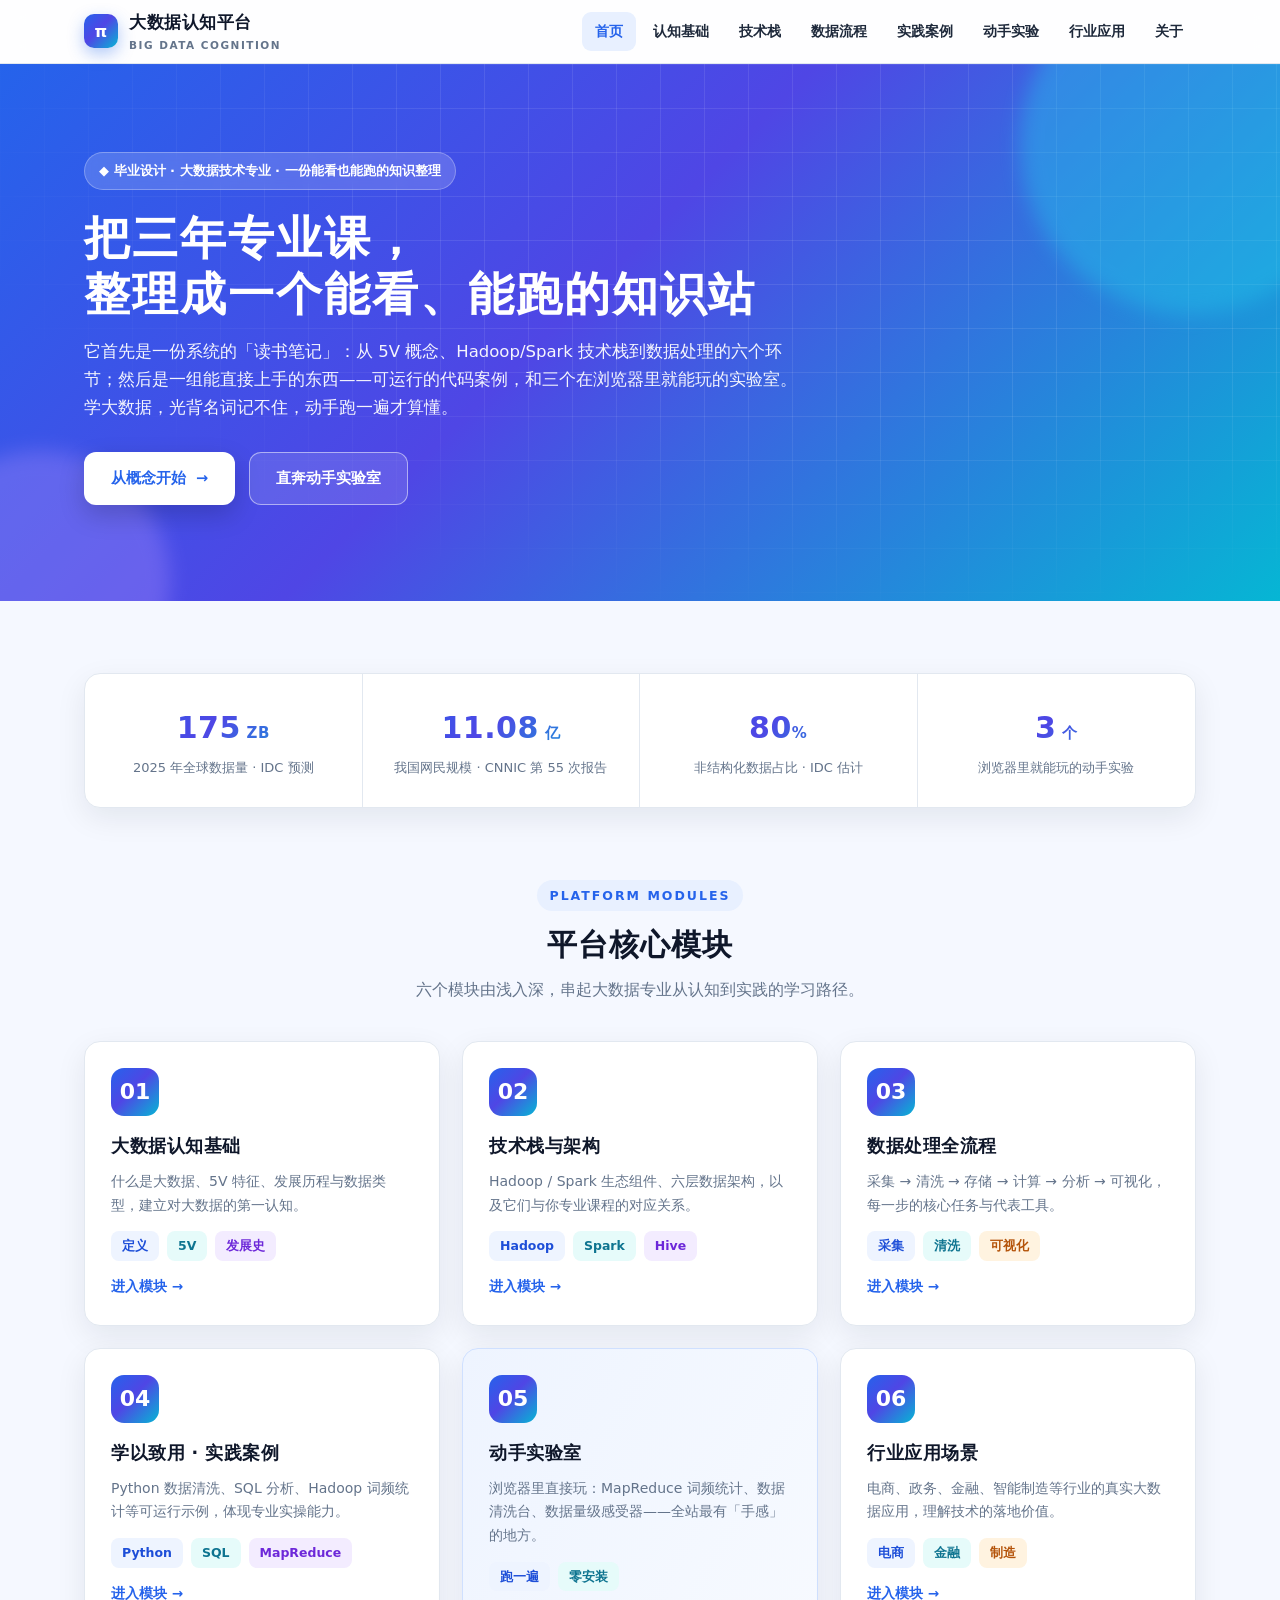
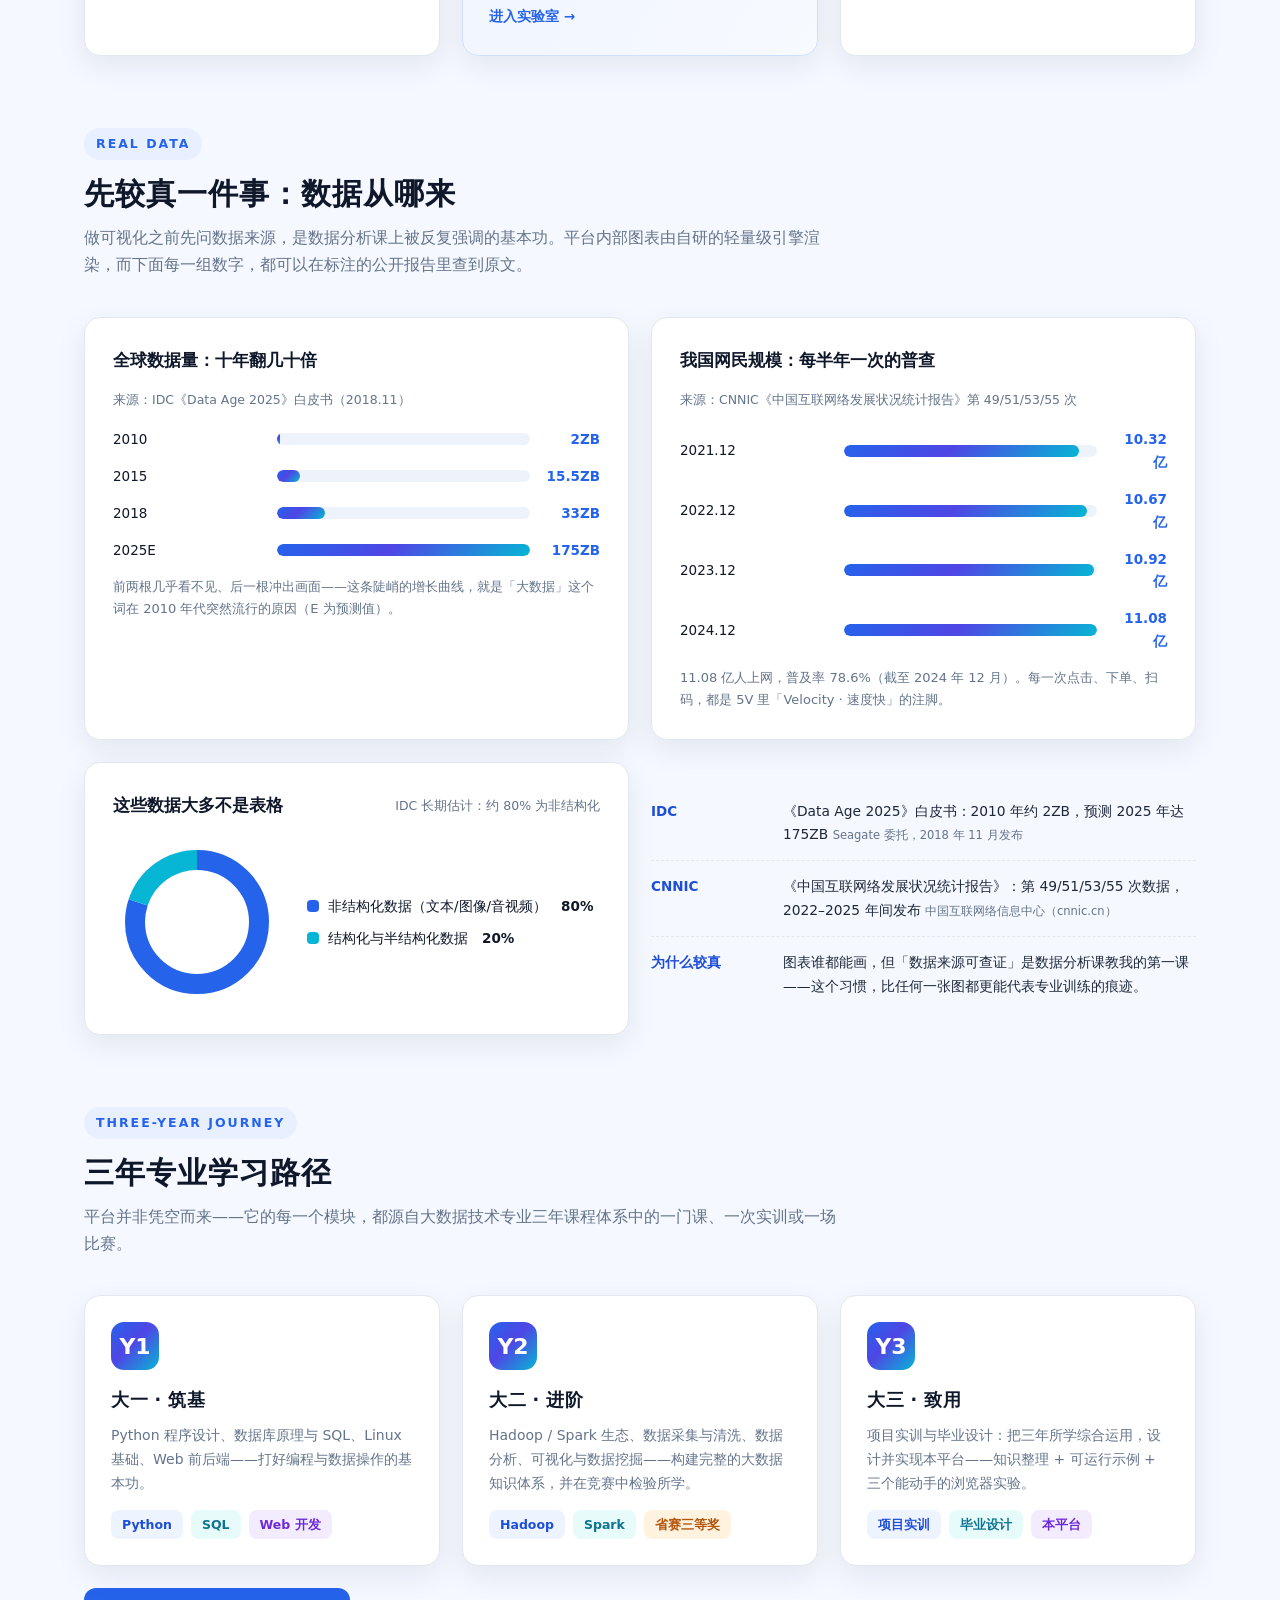
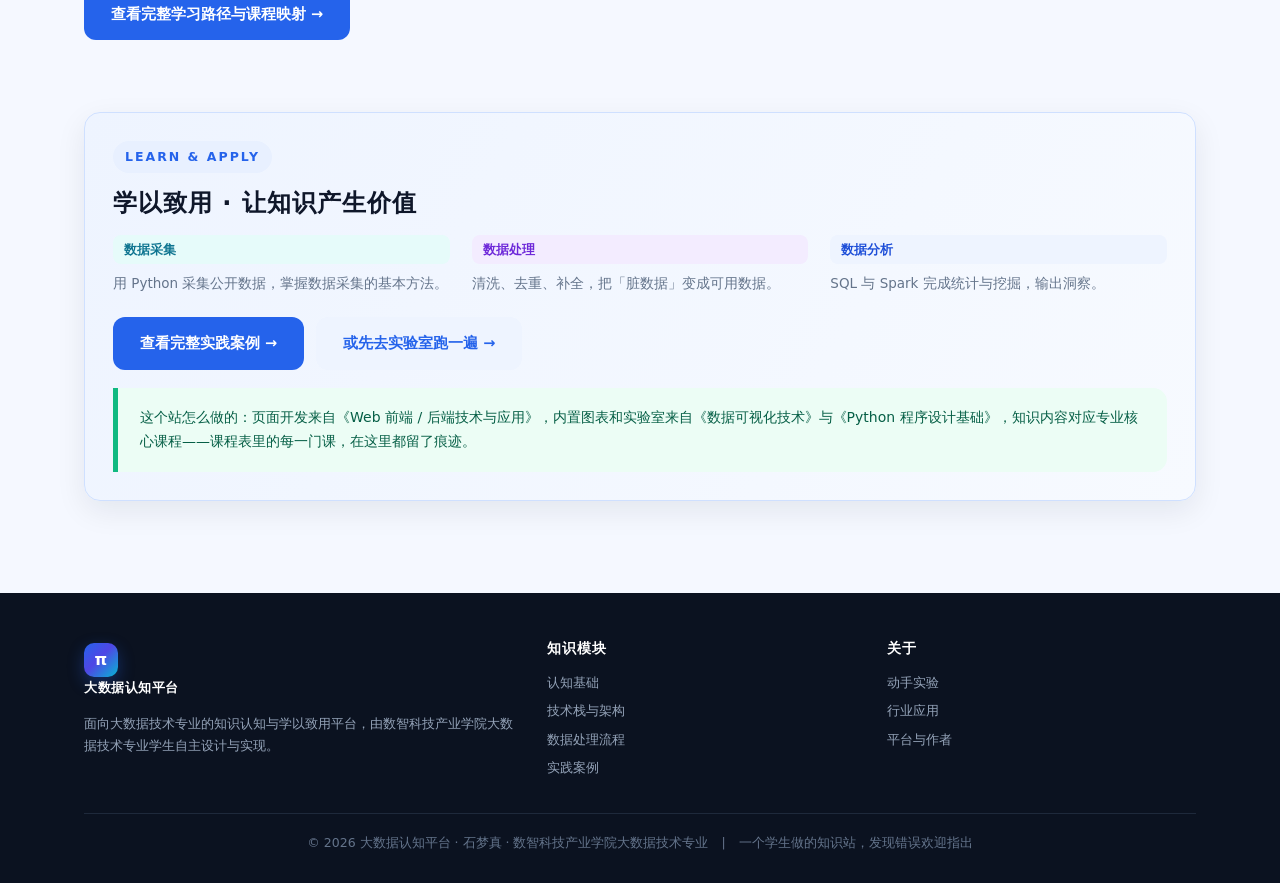
<file: index.html>
﻿<!DOCTYPE html>
<html lang="zh-CN">
<head>
<meta charset="UTF-8">
<meta name="viewport" content="width=device-width, initial-scale=1.0">
<title>大数据认知平台 · 首页</title>
<meta name="description" content="面向大数据技术专业的知识认知与学以致用平台：概念、5V、技术栈、数据流程、实践案例、动手实验与行业应用。">
<link rel="icon" href="data:image/svg+xml,%3Csvg xmlns='http://www.w3.org/2000/svg' viewBox='0 0 64 64'%3E%3Crect width='64' height='64' rx='14' fill='%232563eb'/%3E%3Ctext x='32' y='45' font-size='38' text-anchor='middle' fill='%23ffffff' font-family='Georgia,serif' font-weight='bold'%3Eπ%3C/text%3E%3C/svg%3E">
<link rel="stylesheet" href="assets/css/style.css">
</head>
<body>

<nav class="nav">
  <div class="container">
    <a class="brand" href="index.html">
      <span class="logo">π</span>
      <span>大数据认知平台<small>BIG DATA COGNITION</small></span>
    </a>
    <button class="hamburger" aria-label="菜单"><i></i><i></i><i></i></button>
    <div class="nav-links">
      <a href="index.html">首页</a>
      <a href="concept.html">认知基础</a>
      <a href="techstack.html">技术栈</a>
      <a href="pipeline.html">数据流程</a>
      <a href="practice.html">实践案例</a>
      <a href="lab.html">动手实验</a>
      <a href="cases.html">行业应用</a>
      <a href="about.html">关于</a>
    </div>
  </div>
</nav>

<header class="hero">
  <div class="halo h1"></div>
  <div class="halo h2"></div>
  <div class="container">
    <span class="tag">◆ 毕业设计 · 大数据技术专业 · 一份能看也能跑的知识整理</span>
    <h1>把三年专业课，<br>整理成一个能看、能跑的知识站</h1>
    <p class="lead">它首先是一份系统的「读书笔记」：从 5V 概念、Hadoop/Spark 技术栈到数据处理的六个环节；然后是一组能直接上手的东西——可运行的代码案例，和三个在浏览器里就能玩的实验室。学大数据，光背名词记不住，动手跑一遍才算懂。</p>
    <div class="cta">
      <a class="btn btn-solid" href="concept.html">从概念开始 &nbsp;→</a>
      <a class="btn btn-ghost" href="lab.html">直奔动手实验室</a>
    </div>
  </div>
</header>

<!-- 概览数据（均注明出处） -->
<section class="section">
  <div class="container">
    <div class="stats reveal">
      <div class="stat"><div class="n"><span data-count="175">0</span><small> ZB</small></div><div class="l">2025 年全球数据量 · IDC 预测</div></div>
      <div class="stat"><div class="n"><span data-count="11.08" data-dec="2">0</span><small> 亿</small></div><div class="l">我国网民规模 · CNNIC 第 55 次报告</div></div>
      <div class="stat"><div class="n"><span data-count="80">0</span><small>%</small></div><div class="l">非结构化数据占比 · IDC 估计</div></div>
      <div class="stat"><div class="n"><span data-count="3">0</span><small> 个</small></div><div class="l">浏览器里就能玩的动手实验</div></div>
    </div>
  </div>
</section>

<!-- 模块导航 -->
<section class="section" style="padding-top:0">
  <div class="container">
    <div class="section-head center reveal">
      <span class="eyebrow">Platform Modules</span>
      <h2>平台核心模块</h2>
      <p style="margin-left:auto;margin-right:auto">六个模块由浅入深，串起大数据专业从认知到实践的学习路径。</p>
    </div>
    <div class="grid g-3">
      <a class="card nav-card reveal" href="concept.html">
        <div class="ico">01</div>
        <h3>大数据认知基础</h3>
        <p>什么是大数据、5V 特征、发展历程与数据类型，建立对大数据的第一认知。</p>
        <div class="tags"><span class="chip">定义</span><span class="chip c2">5V</span><span class="chip c3">发展史</span></div>
        <span class="go">进入模块 →</span>
      </a>
      <a class="card nav-card reveal" data-delay=".05" href="techstack.html">
        <div class="ico">02</div>
        <h3>技术栈与架构</h3>
        <p>Hadoop / Spark 生态组件、六层数据架构，以及它们与你专业课程的对应关系。</p>
        <div class="tags"><span class="chip">Hadoop</span><span class="chip c2">Spark</span><span class="chip c3">Hive</span></div>
        <span class="go">进入模块 →</span>
      </a>
      <a class="card nav-card reveal" data-delay=".1" href="pipeline.html">
        <div class="ico">03</div>
        <h3>数据处理全流程</h3>
        <p>采集 → 清洗 → 存储 → 计算 → 分析 → 可视化，每一步的核心任务与代表工具。</p>
        <div class="tags"><span class="chip">采集</span><span class="chip c2">清洗</span><span class="chip c4">可视化</span></div>
        <span class="go">进入模块 →</span>
      </a>
      <a class="card nav-card reveal" href="practice.html">
        <div class="ico">04</div>
        <h3>学以致用 · 实践案例</h3>
        <p>Python 数据清洗、SQL 分析、Hadoop 词频统计等可运行示例，体现专业实操能力。</p>
        <div class="tags"><span class="chip">Python</span><span class="chip c2">SQL</span><span class="chip c3">MapReduce</span></div>
        <span class="go">进入模块 →</span>
      </a>
      <a class="card nav-card reveal" data-delay=".05" href="lab.html" style="background:linear-gradient(120deg,#eef4ff,#f7faff);border-color:#cfe0ff">
        <div class="ico">05</div>
        <h3>动手实验室</h3>
        <p>浏览器里直接玩：MapReduce 词频统计、数据清洗台、数据量级感受器——全站最有「手感」的地方。</p>
        <div class="tags"><span class="chip">跑一遍</span><span class="chip c2">零安装</span></div>
        <span class="go">进入实验室 →</span>
      </a>
      <a class="card nav-card reveal" data-delay=".1" href="cases.html">
        <div class="ico">06</div>
        <h3>行业应用场景</h3>
        <p>电商、政务、金融、智能制造等行业的真实大数据应用，理解技术的落地价值。</p>
        <div class="tags"><span class="chip">电商</span><span class="chip c2">金融</span><span class="chip c4">制造</span></div>
        <span class="go">进入模块 →</span>
      </a>
    </div>
  </div>
</section>

<!-- 真实数据可视化 -->
<section class="section" style="padding-top:0">
  <div class="container">
    <div class="section-head reveal">
      <span class="eyebrow">Real Data</span>
      <h2>先较真一件事：数据从哪来</h2>
      <p>做可视化之前先问数据来源，是数据分析课上被反复强调的基本功。平台内部图表由自研的轻量级引擎渲染，而下面每一组数字，都可以在标注的公开报告里查到原文。</p>
    </div>
    <div class="grid g-2">
      <div class="panel reveal">
        <div class="ph"><h3>全球数据量：十年翻几十倍</h3><span class="hint">来源：IDC《Data Age 2025》白皮书（2018.11）</span></div>
        <div class="bars">
          <div class="bar-row"><span>2010</span><div class="bar-track"><div class="bar-fill" data-val="1.2"></div></div><span class="bar-val">2ZB</span></div>
          <div class="bar-row"><span>2015</span><div class="bar-track"><div class="bar-fill" data-val="9"></div></div><span class="bar-val">15.5ZB</span></div>
          <div class="bar-row"><span>2018</span><div class="bar-track"><div class="bar-fill" data-val="19"></div></div><span class="bar-val">33ZB</span></div>
          <div class="bar-row"><span>2025E</span><div class="bar-track"><div class="bar-fill" data-val="100"></div></div><span class="bar-val">175ZB</span></div>
        </div>
        <p style="color:var(--muted);font-size:13px;margin-top:14px">前两根几乎看不见、后一根冲出画面——这条陡峭的增长曲线，就是「大数据」这个词在 2010 年代突然流行的原因（E 为预测值）。</p>
      </div>
      <div class="panel reveal" data-delay=".08">
        <div class="ph"><h3>我国网民规模：每半年一次的普查</h3><span class="hint">来源：CNNIC《中国互联网络发展状况统计报告》第 49/51/53/55 次</span></div>
        <div class="bars">
          <div class="bar-row"><span>2021.12</span><div class="bar-track"><div class="bar-fill" data-val="93"></div></div><span class="bar-val">10.32亿</span></div>
          <div class="bar-row"><span>2022.12</span><div class="bar-track"><div class="bar-fill" data-val="96"></div></div><span class="bar-val">10.67亿</span></div>
          <div class="bar-row"><span>2023.12</span><div class="bar-track"><div class="bar-fill" data-val="99"></div></div><span class="bar-val">10.92亿</span></div>
          <div class="bar-row"><span>2024.12</span><div class="bar-track"><div class="bar-fill" data-val="100"></div></div><span class="bar-val">11.08亿</span></div>
        </div>
        <p style="color:var(--muted);font-size:13px;margin-top:14px">11.08 亿人上网，普及率 78.6%（截至 2024 年 12 月）。每一次点击、下单、扫码，都是 5V 里「Velocity · 速度快」的注脚。</p>
      </div>
    </div>
    <div class="grid g-2" style="margin-top:22px">
      <div class="panel reveal">
        <div class="ph"><h3>这些数据大多不是表格</h3><span class="hint">IDC 长期估计：约 80% 为非结构化</span></div>
        <div class="donut" data-segments='[{"n":"非结构化数据（文本/图像/音视频）","v":80,"c":"#2563eb"},{"n":"结构化与半结构化数据","v":20,"c":"#06b6d4"}]'></div>
      </div>
      <div class="reveal" data-delay=".08" style="align-self:center">
        <div class="row-list">
          <div class="r"><span class="k">IDC</span><span class="v">《Data Age 2025》白皮书：2010 年约 2ZB，预测 2025 年达 175ZB <small>Seagate 委托，2018 年 11 月发布</small></span></div>
          <div class="r"><span class="k">CNNIC</span><span class="v">《中国互联网络发展状况统计报告》：第 49/51/53/55 次数据，2022–2025 年间发布 <small>中国互联网络信息中心（cnnic.cn）</small></span></div>
          <div class="r"><span class="k">为什么较真</span><span class="v">图表谁都能画，但「数据来源可查证」是数据分析课教我的第一课——这个习惯，比任何一张图都更能代表专业训练的痕迹。</span></div>
        </div>
      </div>
    </div>
  </div>
</section>

<!-- 三年学习路径 -->
<section class="section" style="padding-top:0">
  <div class="container">
    <div class="section-head reveal">
      <span class="eyebrow">Three-Year Journey</span>
      <h2>三年专业学习路径</h2>
      <p>平台并非凭空而来——它的每一个模块，都源自大数据技术专业三年课程体系中的一门课、一次实训或一场比赛。</p>
    </div>
    <div class="grid g-3">
      <div class="card reveal">
        <div class="ico">Y1</div>
        <h3>大一 · 筑基</h3>
        <p>Python 程序设计、数据库原理与 SQL、Linux 基础、Web 前后端——打好编程与数据操作的基本功。</p>
        <div class="tags"><span class="chip">Python</span><span class="chip c2">SQL</span><span class="chip c3">Web 开发</span></div>
      </div>
      <div class="card reveal" data-delay=".05">
        <div class="ico">Y2</div>
        <h3>大二 · 进阶</h3>
        <p>Hadoop / Spark 生态、数据采集与清洗、数据分析、可视化与数据挖掘——构建完整的大数据知识体系，并在竞赛中检验所学。</p>
        <div class="tags"><span class="chip">Hadoop</span><span class="chip c2">Spark</span><span class="chip c4">省赛三等奖</span></div>
      </div>
      <div class="card reveal" data-delay=".1">
        <div class="ico">Y3</div>
        <h3>大三 · 致用</h3>
        <p>项目实训与毕业设计：把三年所学综合运用，设计并实现本平台——知识整理 + 可运行示例 + 三个能动手的浏览器实验。</p>
        <div class="tags"><span class="chip">项目实训</span><span class="chip c2">毕业设计</span><span class="chip c3">本平台</span></div>
      </div>
    </div>
    <div style="margin-top:22px"><a class="btn btn-blue" href="about.html">查看完整学习路径与课程映射 →</a></div>
  </div>
</section>

<!-- 学以致用 -->
<section class="section" style="padding-top:0">
  <div class="container">
    <div class="panel reveal" style="background:linear-gradient(120deg,#eef4ff,#f7faff);border-color:#cfe0ff">
      <div class="section-head" style="margin-bottom:16px">
        <span class="eyebrow">Learn &amp; Apply</span>
        <h2 style="font-size:24px">学以致用 · 让知识产生价值</h2>
      </div>
      <div class="grid g-3">
        <div><div class="chip c2">数据采集</div><p style="color:var(--muted);font-size:13.5px;margin-top:8px">用 Python 采集公开数据，掌握数据采集的基本方法。</p></div>
        <div><div class="chip c3">数据处理</div><p style="color:var(--muted);font-size:13.5px;margin-top:8px">清洗、去重、补全，把「脏数据」变成可用数据。</p></div>
        <div><div class="chip">数据分析</div><p style="color:var(--muted);font-size:13.5px;margin-top:8px">SQL 与 Spark 完成统计与挖掘，输出洞察。</p></div>
      </div>
      <div style="margin-top:22px;display:flex;gap:12px;flex-wrap:wrap">
        <a class="btn btn-blue" href="practice.html">查看完整实践案例 →</a>
        <a class="btn btn-ghost2" href="lab.html">或先去实验室跑一遍 →</a>
      </div>
      <div class="callout ok" style="margin-top:18px">这个站怎么做的：页面开发来自《Web 前端 / 后端技术与应用》，内置图表和实验室来自《数据可视化技术》与《Python 程序设计基础》，知识内容对应专业核心课程——课程表里的每一门课，在这里都留了痕迹。</div>
    </div>
  </div>
</section>

<footer class="footer">
  <div class="container">
    <div class="cols">
      <div>
        <a class="brand" href="index.html"><span class="logo">π</span><span>大数据认知平台</span></a>
        <p style="margin-top:14px">面向大数据技术专业的知识认知与学以致用平台，由数智科技产业学院大数据技术专业学生自主设计与实现。</p>
      </div>
      <div>
        <h4>知识模块</h4>
        <a href="concept.html">认知基础</a>
        <a href="techstack.html">技术栈与架构</a>
        <a href="pipeline.html">数据处理流程</a>
        <a href="practice.html">实践案例</a>
      </div>
      <div>
        <h4>关于</h4>
        <a href="lab.html">动手实验</a>
        <a href="cases.html">行业应用</a>
        <a href="about.html">平台与作者</a></div>
    </div>
    <div class="bottom">© 2026 大数据认知平台 · 石梦真 · 数智科技产业学院大数据技术专业　|　一个学生做的知识站，发现错误欢迎指出</div>
  </div>
</footer>

<script src="assets/js/main.js"></script>
</body>
</html>
</file>
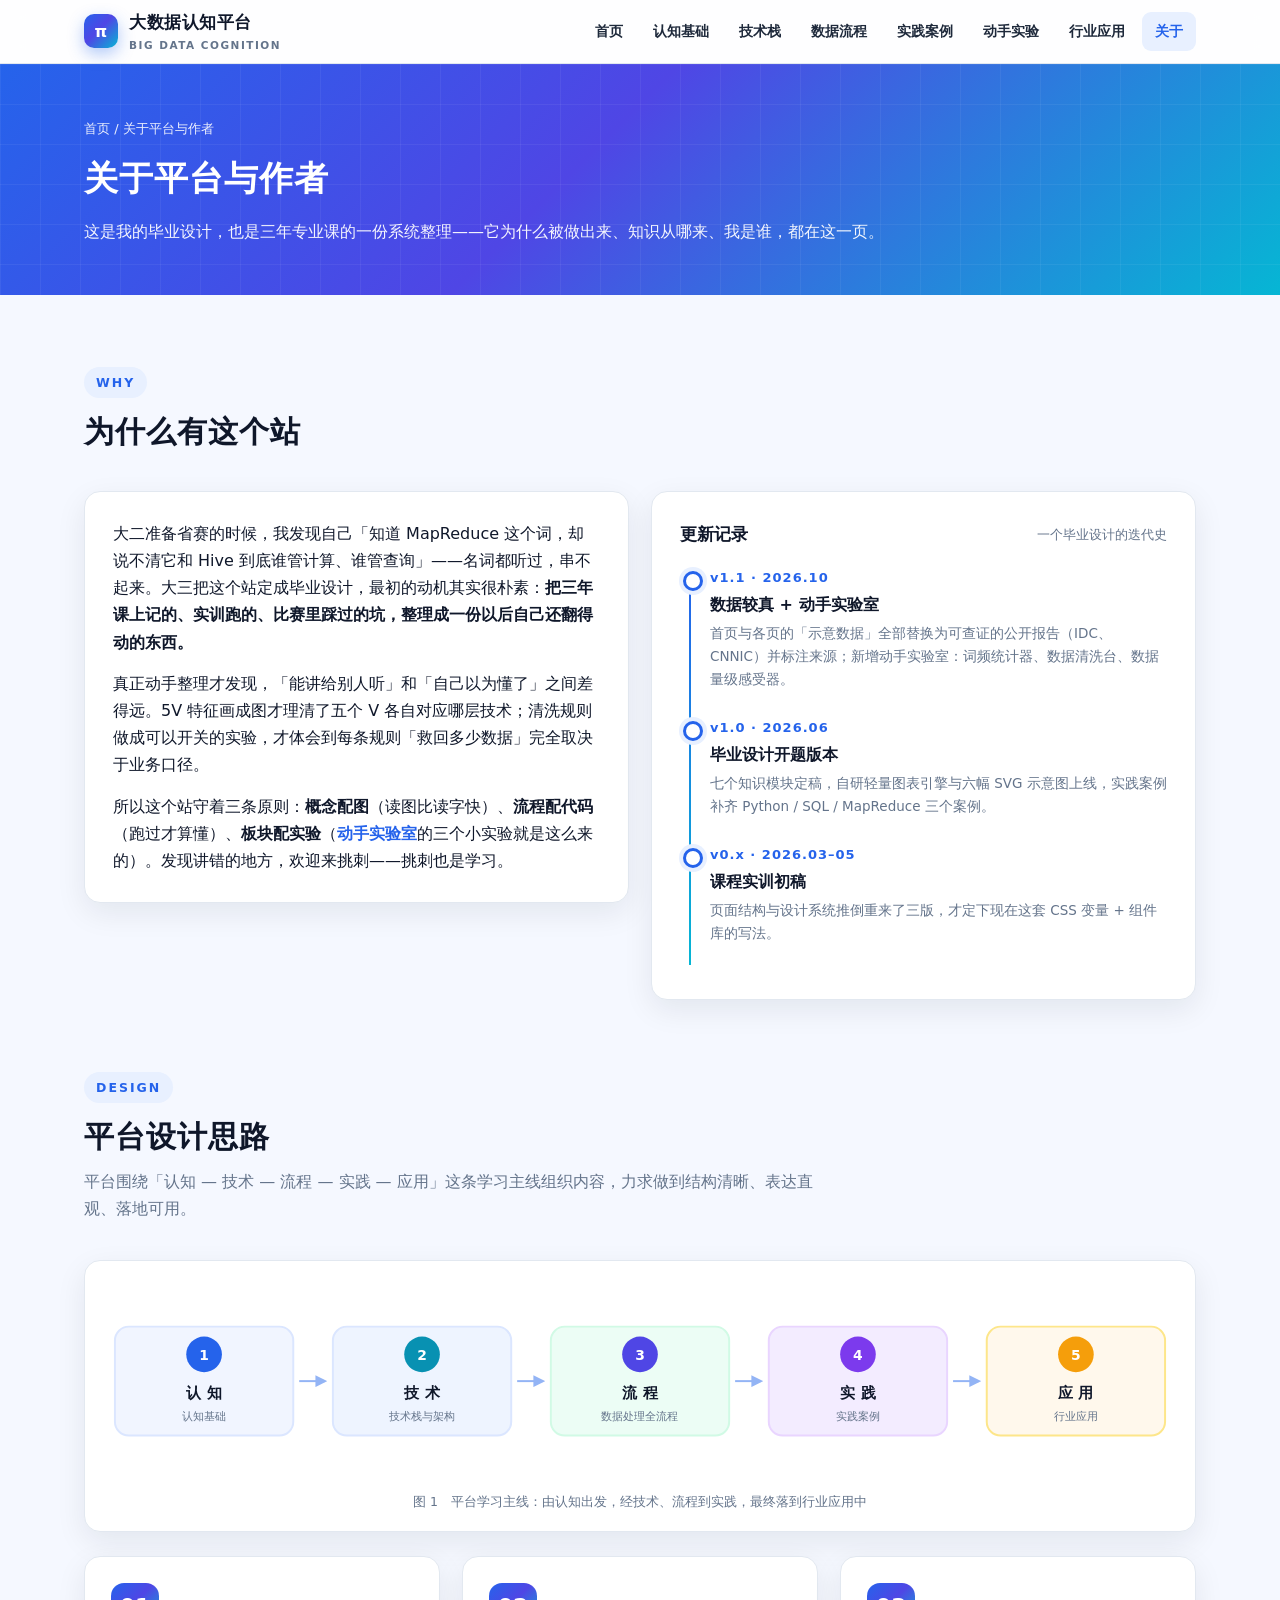
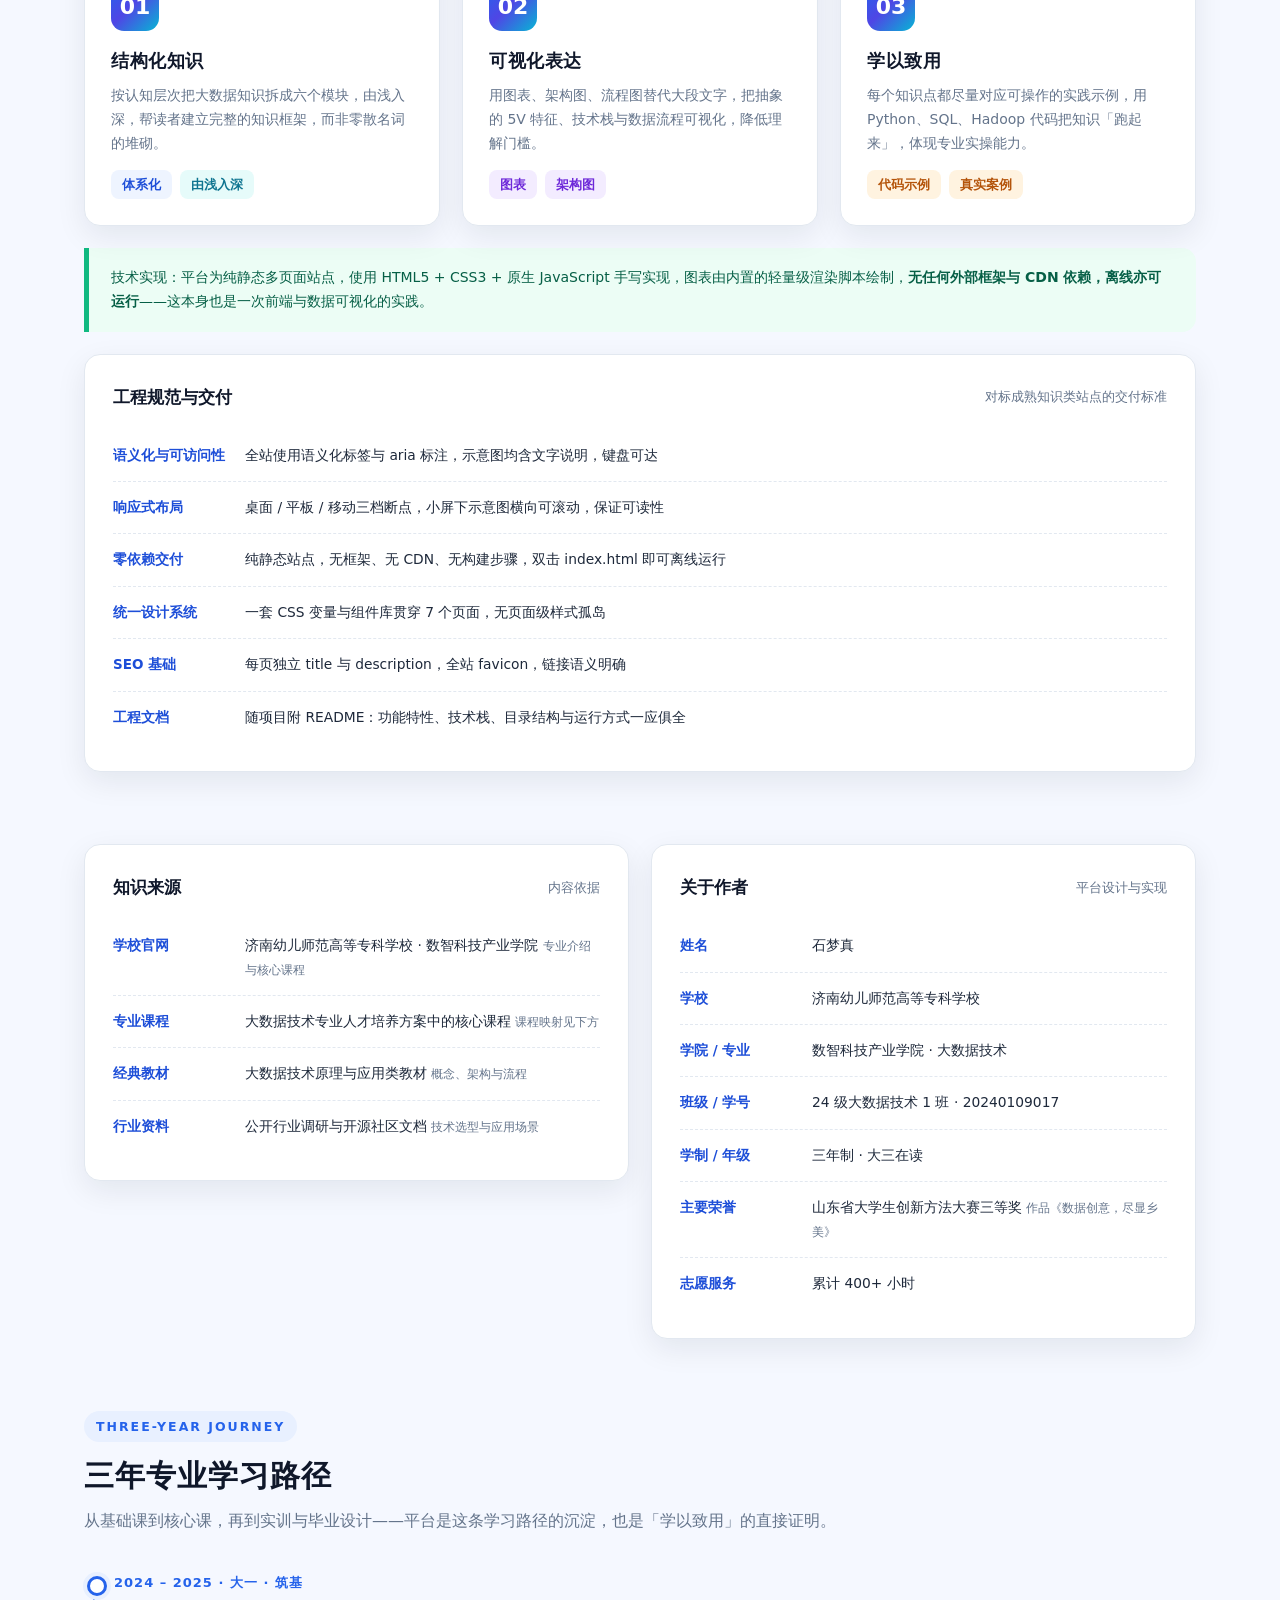
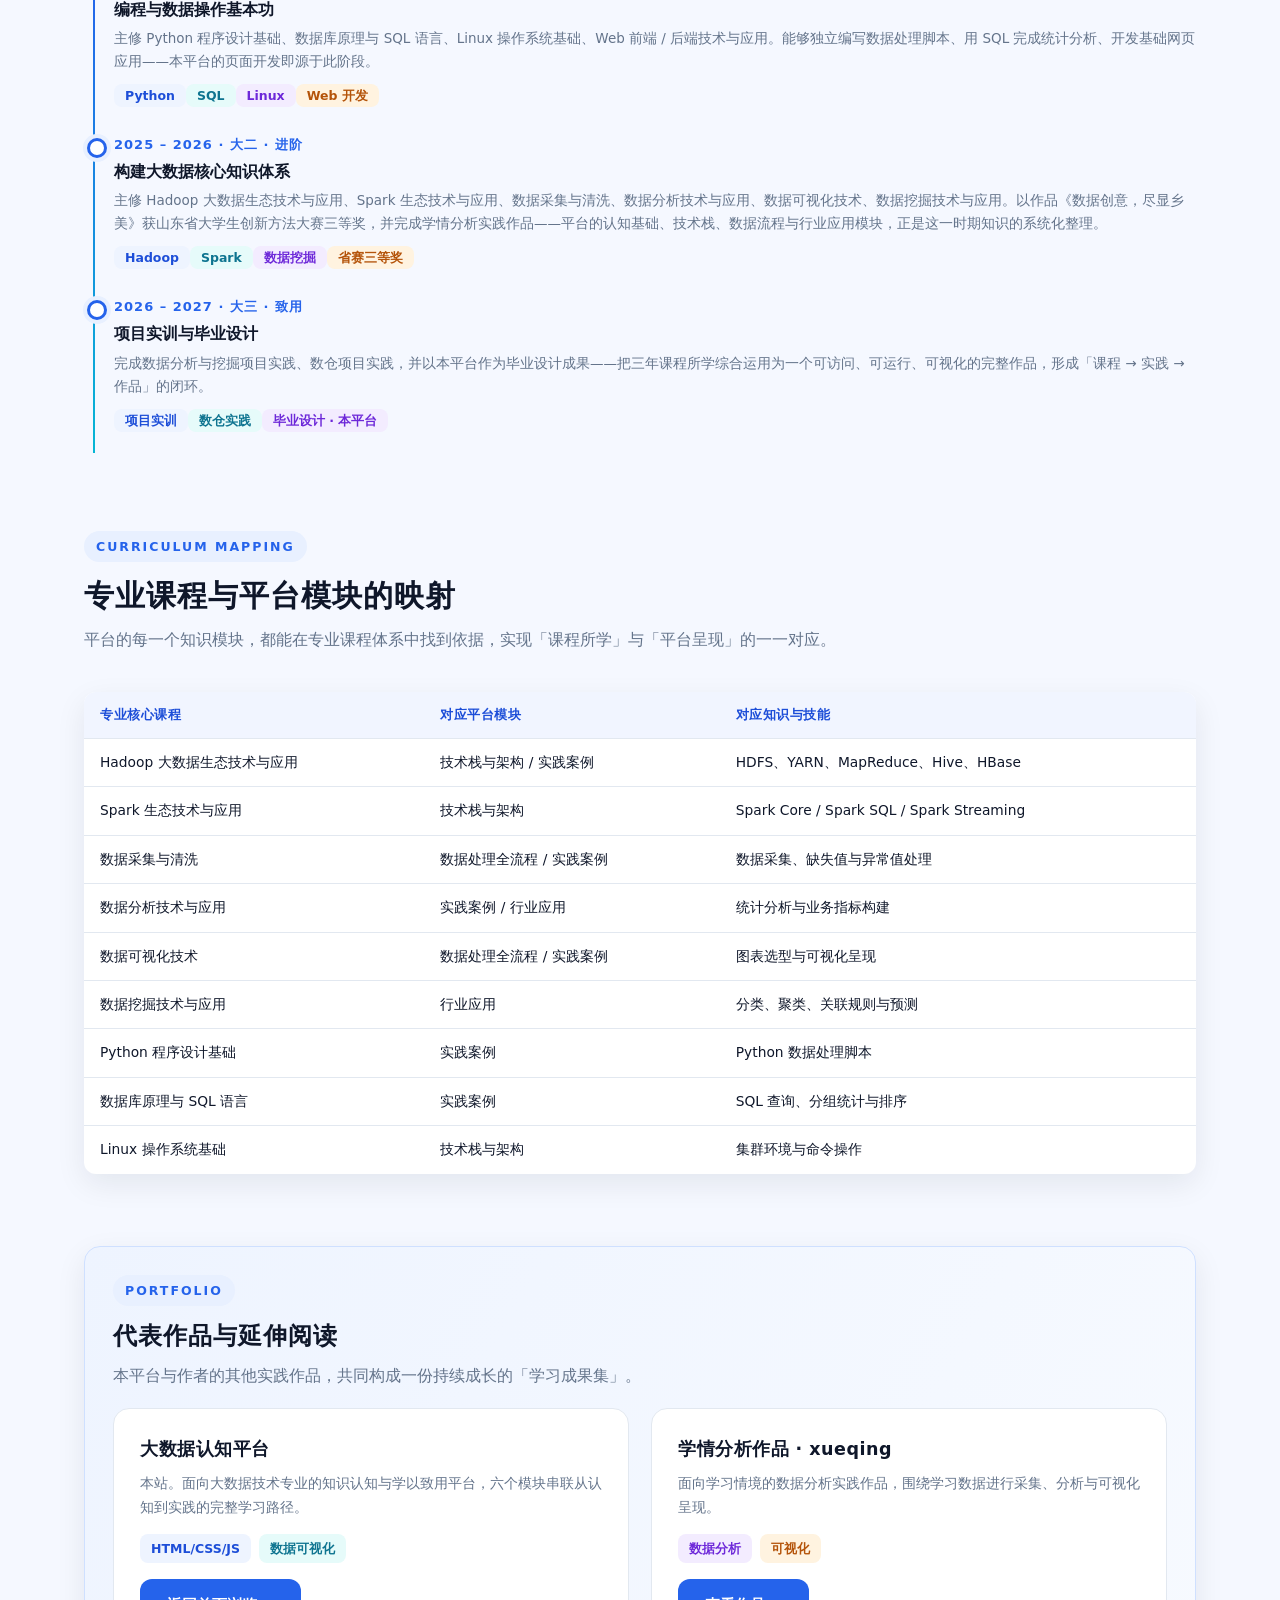
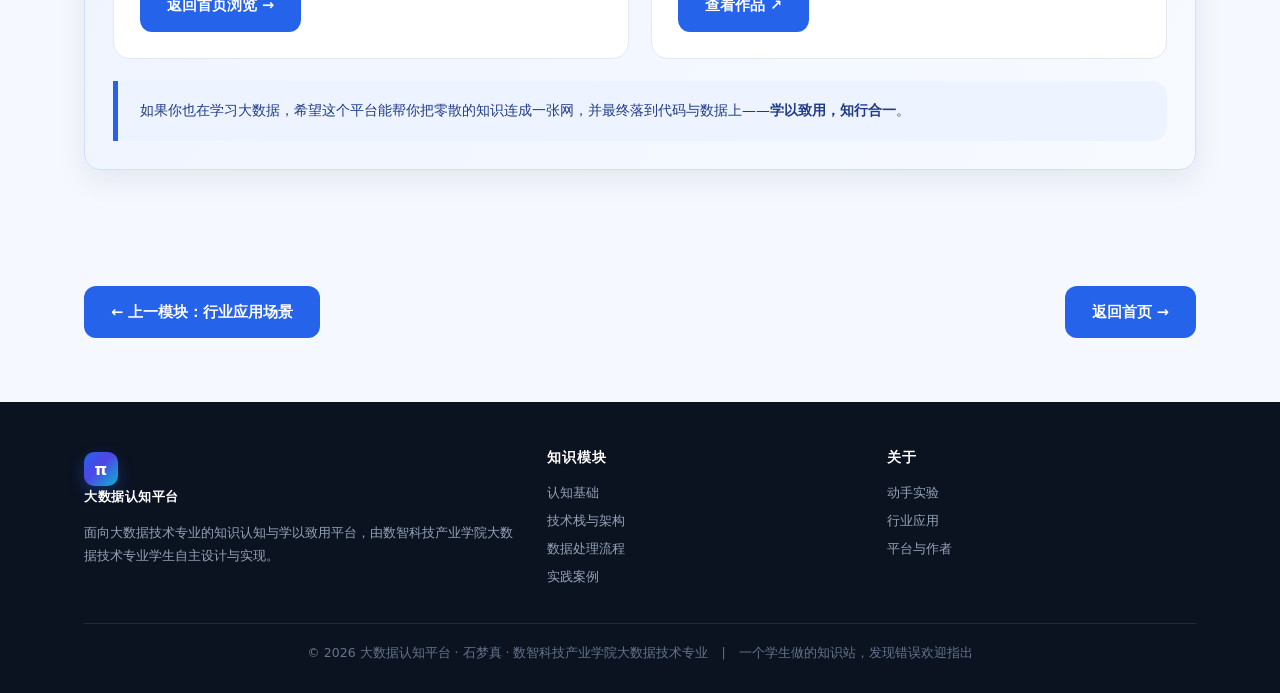
<file: about.html>
﻿<!DOCTYPE html>
<html lang="zh-CN">
<head>
<meta charset="UTF-8">
<meta name="viewport" content="width=device-width, initial-scale=1.0">
<title>关于平台与作者 · 大数据认知平台</title>
<meta name="description" content="大数据认知平台的设计思路、知识来源、作者专业背景与课程映射。">
<link rel="icon" href="data:image/svg+xml,%3Csvg xmlns='http://www.w3.org/2000/svg' viewBox='0 0 64 64'%3E%3Crect width='64' height='64' rx='14' fill='%232563eb'/%3E%3Ctext x='32' y='45' font-size='38' text-anchor='middle' fill='%23ffffff' font-family='Georgia,serif' font-weight='bold'%3Eπ%3C/text%3E%3C/svg%3E">
<link rel="stylesheet" href="assets/css/style.css">
</head>
<body>

<nav class="nav">
  <div class="container">
    <a class="brand" href="index.html"><span class="logo">π</span><span>大数据认知平台<small>BIG DATA COGNITION</small></span></a>
    <button class="hamburger" aria-label="菜单"><i></i><i></i><i></i></button>
    <div class="nav-links">
      <a href="index.html">首页</a>
      <a href="concept.html">认知基础</a>
      <a href="techstack.html">技术栈</a>
      <a href="pipeline.html">数据流程</a>
      <a href="practice.html">实践案例</a>
      <a href="lab.html">动手实验</a>
      <a href="cases.html">行业应用</a>
      <a href="about.html">关于</a>
    </div>
  </div>
</nav>

<header class="banner">
  <div class="container">
    <div class="crumb"><a href="index.html">首页</a> / 关于平台与作者</div>
    <h1>关于平台与作者</h1>
    <p>这是我的毕业设计，也是三年专业课的一份系统整理——它为什么被做出来、知识从哪来、我是谁，都在这一页。</p>
  </div>
</header>

<!-- 为什么有这个站 -->
<section class="section">
  <div class="container">
    <div class="section-head reveal">
      <span class="eyebrow">Why</span>
      <h2>为什么有这个站</h2>
    </div>
    <div class="grid g-2" style="align-items:start">
      <div class="panel reveal">
        <p style="margin-bottom:14px">大二准备省赛的时候，我发现自己「知道 MapReduce 这个词，却说不清它和 Hive 到底谁管计算、谁管查询」——名词都听过，串不起来。大三把这个站定成毕业设计，最初的动机其实很朴素：<b>把三年课上记的、实训跑的、比赛里踩过的坑，整理成一份以后自己还翻得动的东西。</b></p>
        <p style="margin-bottom:14px">真正动手整理才发现，「能讲给别人听」和「自己以为懂了」之间差得远。5V 特征画成图才理清了五个 V 各自对应哪层技术；清洗规则做成可以开关的实验，才体会到每条规则「救回多少数据」完全取决于业务口径。</p>
        <p>所以这个站守着三条原则：<b>概念配图</b>（读图比读字快）、<b>流程配代码</b>（跑过才算懂）、<b>板块配实验</b>（<a href="lab.html" style="color:var(--primary);font-weight:600">动手实验室</a>的三个小实验就是这么来的）。发现讲错的地方，欢迎来挑刺——挑刺也是学习。</p>
      </div>
      <div class="panel reveal" data-delay=".08">
        <div class="ph"><h3>更新记录</h3><span class="hint">一个毕业设计的迭代史</span></div>
        <div class="timeline">
          <div class="tl-item"><div class="yr">v1.1 · 2026.10</div><h4>数据较真 + 动手实验室</h4><p>首页与各页的「示意数据」全部替换为可查证的公开报告（IDC、CNNIC）并标注来源；新增动手实验室：词频统计器、数据清洗台、数据量级感受器。</p></div>
          <div class="tl-item"><div class="yr">v1.0 · 2026.06</div><h4>毕业设计开题版本</h4><p>七个知识模块定稿，自研轻量图表引擎与六幅 SVG 示意图上线，实践案例补齐 Python / SQL / MapReduce 三个案例。</p></div>
          <div class="tl-item"><div class="yr">v0.x · 2026.03–05</div><h4>课程实训初稿</h4><p>页面结构与设计系统推倒重来了三版，才定下现在这套 CSS 变量 + 组件库的写法。</p></div>
        </div>
      </div>
    </div>
  </div>
</section>

<!-- 设计思路 -->
<section class="section" style="padding-top:0">
  <div class="container">
    <div class="section-head reveal">
      <span class="eyebrow">Design</span>
      <h2>平台设计思路</h2>
      <p>平台围绕「认知 — 技术 — 流程 — 实践 — 应用」这条学习主线组织内容，力求做到结构清晰、表达直观、落地可用。</p>
    </div>
    <div class="diagram reveal" style="margin-bottom:24px">
      <svg viewBox="0 0 1080 200" role="img" aria-label="平台学习主线：认知、技术、流程、实践、应用五个模块示意图">
        <defs>
          <marker id="abArrow" viewBox="0 0 10 10" refX="8" refY="5" markerWidth="6" markerHeight="6" orient="auto-start-reverse">
            <path d="M0 0 L10 5 L0 10 z" fill="#93b4f5"/>
          </marker>
        </defs>
        <g>
          <rect x="10" y="40" width="180" height="110" rx="14" fill="#f1f5ff" stroke="#dbe6ff" stroke-width="2"/>
          <circle cx="100" cy="68" r="18" fill="#2563eb"/>
          <text x="100" y="74" text-anchor="middle" fill="#ffffff" font-size="14" font-weight="700">1</text>
          <text x="100" y="112" text-anchor="middle" fill="#0f172a" font-size="15" font-weight="700">认 知</text>
          <text x="100" y="134" text-anchor="middle" fill="#64748b" font-size="11.5">认知基础</text>
        </g>
        <line x1="196" y1="95" x2="222" y2="95" stroke="#93b4f5" stroke-width="2" marker-end="url(#abArrow)"/>
        <g>
          <rect x="230" y="40" width="180" height="110" rx="14" fill="#eef4ff" stroke="#dbe6ff" stroke-width="2"/>
          <circle cx="320" cy="68" r="18" fill="#0891b2"/>
          <text x="320" y="74" text-anchor="middle" fill="#ffffff" font-size="14" font-weight="700">2</text>
          <text x="320" y="112" text-anchor="middle" fill="#0f172a" font-size="15" font-weight="700">技 术</text>
          <text x="320" y="134" text-anchor="middle" fill="#64748b" font-size="11.5">技术栈与架构</text>
        </g>
        <line x1="416" y1="95" x2="442" y2="95" stroke="#93b4f5" stroke-width="2" marker-end="url(#abArrow)"/>
        <g>
          <rect x="450" y="40" width="180" height="110" rx="14" fill="#ecfdf5" stroke="#d1fae5" stroke-width="2"/>
          <circle cx="540" cy="68" r="18" fill="#4f46e5"/>
          <text x="540" y="74" text-anchor="middle" fill="#ffffff" font-size="14" font-weight="700">3</text>
          <text x="540" y="112" text-anchor="middle" fill="#0f172a" font-size="15" font-weight="700">流 程</text>
          <text x="540" y="134" text-anchor="middle" fill="#64748b" font-size="11.5">数据处理全流程</text>
        </g>
        <line x1="636" y1="95" x2="662" y2="95" stroke="#93b4f5" stroke-width="2" marker-end="url(#abArrow)"/>
        <g>
          <rect x="670" y="40" width="180" height="110" rx="14" fill="#f3ecff" stroke="#e9d5ff" stroke-width="2"/>
          <circle cx="760" cy="68" r="18" fill="#7c3aed"/>
          <text x="760" y="74" text-anchor="middle" fill="#ffffff" font-size="14" font-weight="700">4</text>
          <text x="760" y="112" text-anchor="middle" fill="#0f172a" font-size="15" font-weight="700">实 践</text>
          <text x="760" y="134" text-anchor="middle" fill="#64748b" font-size="11.5">实践案例</text>
        </g>
        <line x1="856" y1="95" x2="882" y2="95" stroke="#93b4f5" stroke-width="2" marker-end="url(#abArrow)"/>
        <g>
          <rect x="890" y="40" width="180" height="110" rx="14" fill="#fff8ec" stroke="#fde68a" stroke-width="2"/>
          <circle cx="980" cy="68" r="18" fill="#f59e0b"/>
          <text x="980" y="74" text-anchor="middle" fill="#ffffff" font-size="14" font-weight="700">5</text>
          <text x="980" y="112" text-anchor="middle" fill="#0f172a" font-size="15" font-weight="700">应 用</text>
          <text x="980" y="134" text-anchor="middle" fill="#64748b" font-size="11.5">行业应用</text>
        </g>
      </svg>
      <span class="cap">图 1　平台学习主线：由认知出发，经技术、流程到实践，最终落到行业应用中</span>
    </div>
    <div class="grid g-3">
      <div class="card reveal"><div class="ico">01</div><h3>结构化知识</h3><p>按认知层次把大数据知识拆成六个模块，由浅入深，帮读者建立完整的知识框架，而非零散名词的堆砌。</p><div class="tags"><span class="chip">体系化</span><span class="chip c2">由浅入深</span></div></div>
      <div class="card reveal" data-delay=".05"><div class="ico">02</div><h3>可视化表达</h3><p>用图表、架构图、流程图替代大段文字，把抽象的 5V 特征、技术栈与数据流程可视化，降低理解门槛。</p><div class="tags"><span class="chip c3">图表</span><span class="chip c3">架构图</span></div></div>
      <div class="card reveal" data-delay=".1"><div class="ico">03</div><h3>学以致用</h3><p>每个知识点都尽量对应可操作的实践示例，用 Python、SQL、Hadoop 代码把知识「跑起来」，体现专业实操能力。</p><div class="tags"><span class="chip c4">代码示例</span><span class="chip c4">真实案例</span></div></div>
    </div>
    <div class="callout ok" style="margin-top:22px">技术实现：平台为纯静态多页面站点，使用 HTML5 + CSS3 + 原生 JavaScript 手写实现，图表由内置的轻量级渲染脚本绘制，<b>无任何外部框架与 CDN 依赖，离线亦可运行</b>——这本身也是一次前端与数据可视化的实践。</div>
    <div class="panel reveal" style="margin-top:22px">
      <div class="ph"><h3>工程规范与交付</h3><span class="hint">对标成熟知识类站点的交付标准</span></div>
      <div class="row-list">
        <div class="r"><span class="k">语义化与可访问性</span><span class="v">全站使用语义化标签与 aria 标注，示意图均含文字说明，键盘可达</span></div>
        <div class="r"><span class="k">响应式布局</span><span class="v">桌面 / 平板 / 移动三档断点，小屏下示意图横向可滚动，保证可读性</span></div>
        <div class="r"><span class="k">零依赖交付</span><span class="v">纯静态站点，无框架、无 CDN、无构建步骤，双击 index.html 即可离线运行</span></div>
        <div class="r"><span class="k">统一设计系统</span><span class="v">一套 CSS 变量与组件库贯穿 7 个页面，无页面级样式孤岛</span></div>
        <div class="r"><span class="k">SEO 基础</span><span class="v">每页独立 title 与 description，全站 favicon，链接语义明确</span></div>
        <div class="r"><span class="k">工程文档</span><span class="v">随项目附 README：功能特性、技术栈、目录结构与运行方式一应俱全</span></div>
      </div>
    </div>
  </div>
</section>

<!-- 知识来源 -->
<section class="section" style="padding-top:0">
  <div class="container">
    <div class="grid g-2" style="align-items:start">
      <div class="panel reveal">
        <div class="ph"><h3>知识来源</h3><span class="hint">内容依据</span></div>
        <div class="row-list">
          <div class="r"><span class="k">学校官网</span><span class="v">济南幼儿师范高等专科学校 · 数智科技产业学院 <small>专业介绍与核心课程</small></span></div>
          <div class="r"><span class="k">专业课程</span><span class="v">大数据技术专业人才培养方案中的核心课程 <small>课程映射见下方</small></span></div>
          <div class="r"><span class="k">经典教材</span><span class="v">大数据技术原理与应用类教材 <small>概念、架构与流程</small></span></div>
          <div class="r"><span class="k">行业资料</span><span class="v">公开行业调研与开源社区文档 <small>技术选型与应用场景</small></span></div>
        </div>
      </div>
      <div class="panel reveal" data-delay=".08">
        <div class="ph"><h3>关于作者</h3><span class="hint">平台设计与实现</span></div>
        <div class="row-list">
          <div class="r"><span class="k">姓名</span><span class="v">石梦真</span></div>
          <div class="r"><span class="k">学校</span><span class="v">济南幼儿师范高等专科学校</span></div>
          <div class="r"><span class="k">学院 / 专业</span><span class="v">数智科技产业学院 · 大数据技术</span></div>
          <div class="r"><span class="k">班级 / 学号</span><span class="v">24 级大数据技术 1 班 · 20240109017</span></div>
          <div class="r"><span class="k">学制 / 年级</span><span class="v">三年制 · 大三在读</span></div>
          <div class="r"><span class="k">主要荣誉</span><span class="v">山东省大学生创新方法大赛三等奖 <small>作品《数据创意，尽显乡美》</small></span></div>
          <div class="r"><span class="k">志愿服务</span><span class="v">累计 400+ 小时</span></div>
        </div>
      </div>
    </div>
  </div>
</section>

<!-- 三年学习路径 -->
<section class="section" style="padding-top:0">
  <div class="container">
    <div class="section-head reveal">
      <span class="eyebrow">Three-Year Journey</span>
      <h2>三年专业学习路径</h2>
      <p>从基础课到核心课，再到实训与毕业设计——平台是这条学习路径的沉淀，也是「学以致用」的直接证明。</p>
    </div>
    <div class="timeline reveal">
      <div class="tl-item">
        <div class="yr">2024 – 2025 · 大一 · 筑基</div>
        <h4>编程与数据操作基本功</h4>
        <p>主修 Python 程序设计基础、数据库原理与 SQL 语言、Linux 操作系统基础、Web 前端 / 后端技术与应用。能够独立编写数据处理脚本、用 SQL 完成统计分析、开发基础网页应用——本平台的页面开发即源于此阶段。</p>
        <div class="tags" style="margin-top:8px"><span class="chip">Python</span><span class="chip c2">SQL</span><span class="chip c3">Linux</span><span class="chip c4">Web 开发</span></div>
      </div>
      <div class="tl-item">
        <div class="yr">2025 – 2026 · 大二 · 进阶</div>
        <h4>构建大数据核心知识体系</h4>
        <p>主修 Hadoop 大数据生态技术与应用、Spark 生态技术与应用、数据采集与清洗、数据分析技术与应用、数据可视化技术、数据挖掘技术与应用。以作品《数据创意，尽显乡美》获山东省大学生创新方法大赛三等奖，并完成学情分析实践作品——平台的认知基础、技术栈、数据流程与行业应用模块，正是这一时期知识的系统化整理。</p>
        <div class="tags" style="margin-top:8px"><span class="chip">Hadoop</span><span class="chip c2">Spark</span><span class="chip c3">数据挖掘</span><span class="chip c4">省赛三等奖</span></div>
      </div>
      <div class="tl-item">
        <div class="yr">2026 – 2027 · 大三 · 致用</div>
        <h4>项目实训与毕业设计</h4>
        <p>完成数据分析与挖掘项目实践、数仓项目实践，并以本平台作为毕业设计成果——把三年课程所学综合运用为一个可访问、可运行、可视化的完整作品，形成「课程 → 实践 → 作品」的闭环。</p>
        <div class="tags" style="margin-top:8px"><span class="chip">项目实训</span><span class="chip c2">数仓实践</span><span class="chip c3">毕业设计 · 本平台</span></div>
      </div>
    </div>
  </div>
</section>

<!-- 课程映射 -->
<section class="section" style="padding-top:0">
  <div class="container">
    <div class="section-head reveal">
      <span class="eyebrow">Curriculum Mapping</span>
      <h2>专业课程与平台模块的映射</h2>
      <p>平台的每一个知识模块，都能在专业课程体系中找到依据，实现「课程所学」与「平台呈现」的一一对应。</p>
    </div>
    <table class="tbl reveal">
      <thead><tr><th>专业核心课程</th><th>对应平台模块</th><th>对应知识与技能</th></tr></thead>
      <tbody>
        <tr><td>Hadoop 大数据生态技术与应用</td><td>技术栈与架构 / 实践案例</td><td>HDFS、YARN、MapReduce、Hive、HBase</td></tr>
        <tr><td>Spark 生态技术与应用</td><td>技术栈与架构</td><td>Spark Core / Spark SQL / Spark Streaming</td></tr>
        <tr><td>数据采集与清洗</td><td>数据处理全流程 / 实践案例</td><td>数据采集、缺失值与异常值处理</td></tr>
        <tr><td>数据分析技术与应用</td><td>实践案例 / 行业应用</td><td>统计分析与业务指标构建</td></tr>
        <tr><td>数据可视化技术</td><td>数据处理全流程 / 实践案例</td><td>图表选型与可视化呈现</td></tr>
        <tr><td>数据挖掘技术与应用</td><td>行业应用</td><td>分类、聚类、关联规则与预测</td></tr>
        <tr><td>Python 程序设计基础</td><td>实践案例</td><td>Python 数据处理脚本</td></tr>
        <tr><td>数据库原理与 SQL 语言</td><td>实践案例</td><td>SQL 查询、分组统计与排序</td></tr>
        <tr><td>Linux 操作系统基础</td><td>技术栈与架构</td><td>集群环境与命令操作</td></tr>
      </tbody>
    </table>
  </div>
</section>

<!-- 作品与联系 -->
<section class="section" style="padding-top:0">
  <div class="container">
    <div class="panel reveal" style="background:linear-gradient(120deg,#eef4ff,#f7faff);border-color:#cfe0ff">
      <div class="section-head" style="margin-bottom:18px">
        <span class="eyebrow">Portfolio</span>
        <h2 style="font-size:24px">代表作品与延伸阅读</h2>
        <p>本平台与作者的其他实践作品，共同构成一份持续成长的「学习成果集」。</p>
      </div>
      <div class="grid g-2">
        <div class="card" style="box-shadow:none">
          <h3>大数据认知平台</h3>
          <p>本站。面向大数据技术专业的知识认知与学以致用平台，六个模块串联从认知到实践的完整学习路径。</p>
          <div class="tags"><span class="chip">HTML/CSS/JS</span><span class="chip c2">数据可视化</span></div>
          <div style="margin-top:16px"><a class="btn btn-blue" href="index.html">返回首页浏览 →</a></div>
        </div>
        <div class="card" style="box-shadow:none">
          <h3>学情分析作品 · xueqing</h3>
          <p>面向学习情境的数据分析实践作品，围绕学习数据进行采集、分析与可视化呈现。</p>
          <div class="tags"><span class="chip c3">数据分析</span><span class="chip c4">可视化</span></div>
          <div style="margin-top:16px"><a class="btn btn-blue" href="https://www-chi.github.io/xq.github.io/xueqing/xueqing-complete" target="_blank" rel="noopener">查看作品 ↗</a></div>
        </div>
      </div>
      <div class="callout" style="margin-top:22px">如果你也在学习大数据，希望这个平台能帮你把零散的知识连成一张网，并最终落到代码与数据上——<b>学以致用，知行合一</b>。</div>
    </div>
  </div>
</section>

<!-- 前后导航 -->
<section class="section-sm">
  <div class="container" style="display:flex;justify-content:space-between;gap:14px;flex-wrap:wrap">
    <a class="btn btn-blue" href="cases.html">← 上一模块：行业应用场景</a>
    <a class="btn btn-blue" href="index.html">返回首页 →</a>
  </div>
</section>

<footer class="footer">
  <div class="container">
    <div class="cols">
      <div>
        <a class="brand" href="index.html"><span class="logo">π</span><span>大数据认知平台</span></a>
        <p style="margin-top:14px">面向大数据技术专业的知识认知与学以致用平台，由数智科技产业学院大数据技术专业学生自主设计与实现。</p>
      </div>
      <div>
        <h4>知识模块</h4>
        <a href="concept.html">认知基础</a>
        <a href="techstack.html">技术栈与架构</a>
        <a href="pipeline.html">数据处理流程</a>
        <a href="practice.html">实践案例</a>
      </div>
      <div>
        <h4>关于</h4>
        <a href="lab.html">动手实验</a>
        <a href="cases.html">行业应用</a>
        <a href="about.html">平台与作者</a></div>
    </div>
    <div class="bottom">© 2026 大数据认知平台 · 石梦真 · 数智科技产业学院大数据技术专业　|　一个学生做的知识站，发现错误欢迎指出</div>
  </div>
</footer>

<script src="assets/js/main.js"></script>
</body>
</html>
</file>
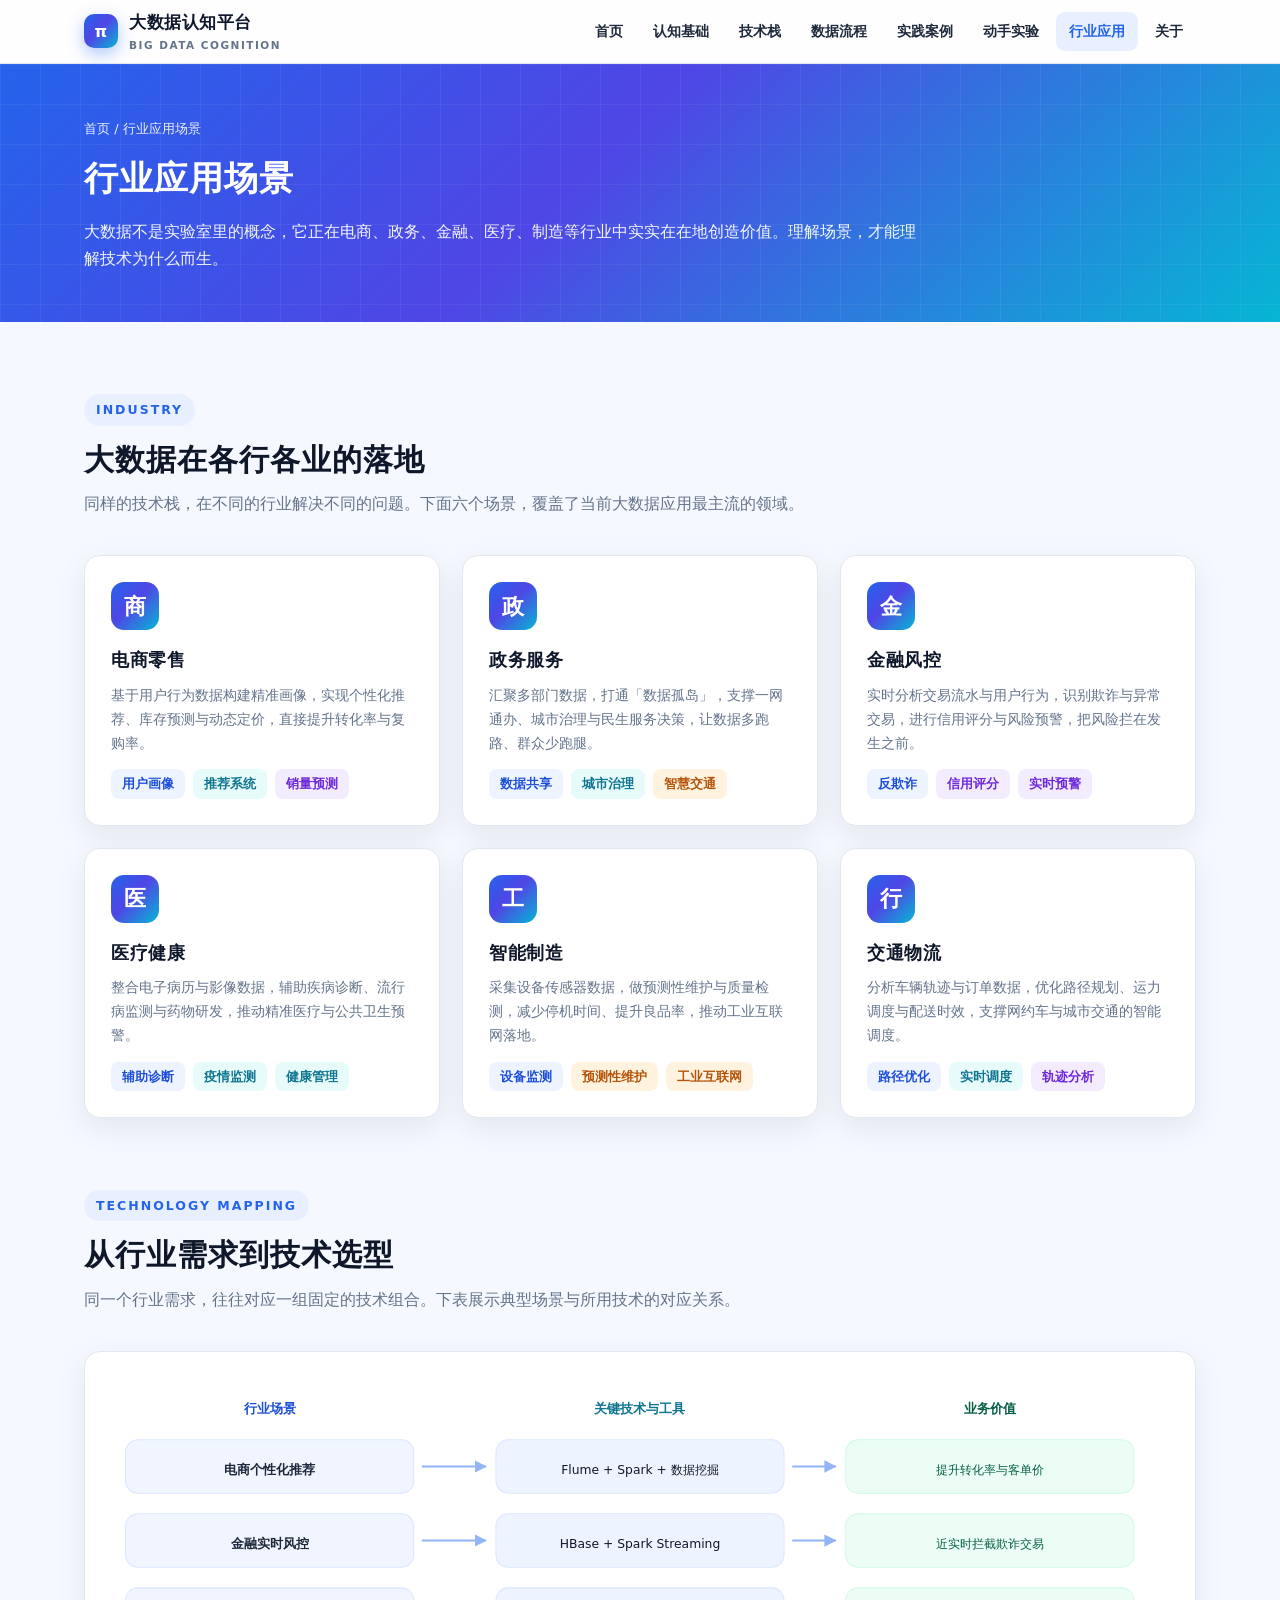
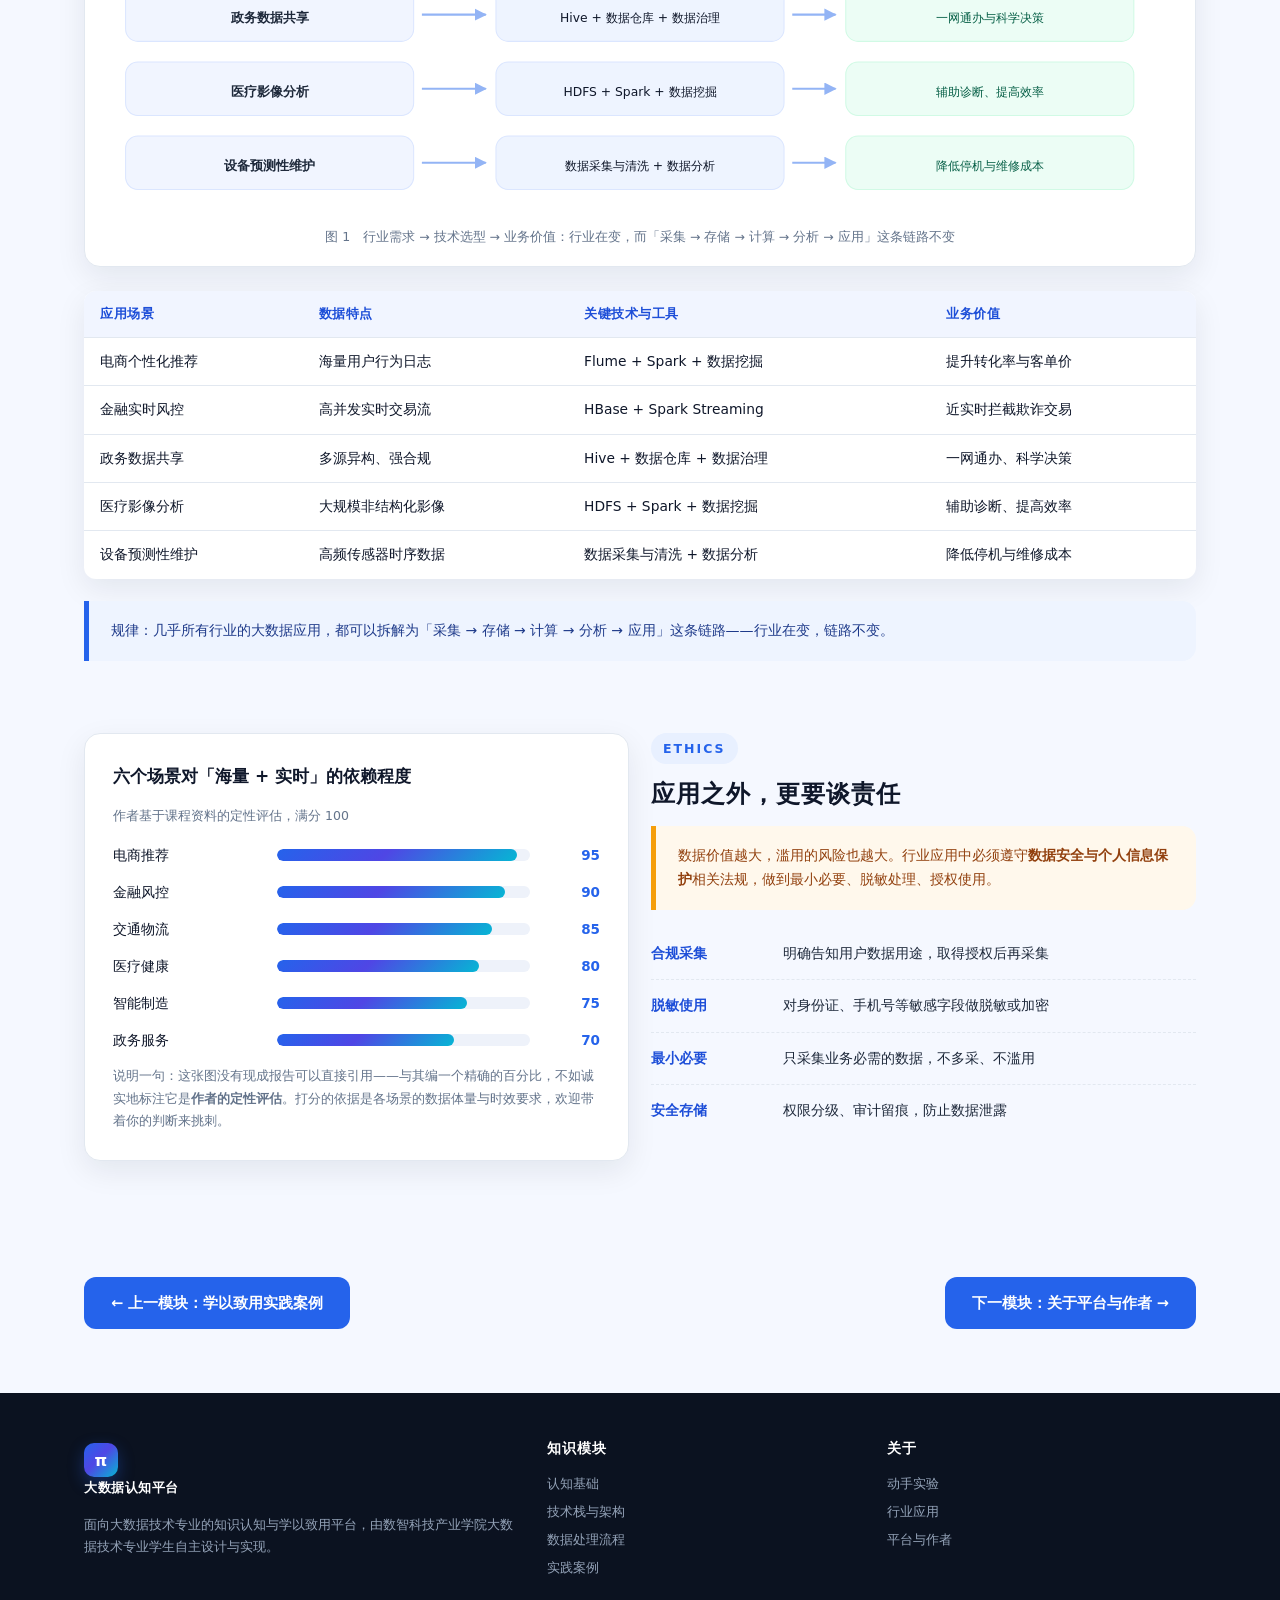
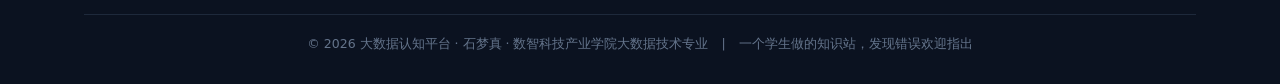
<file: cases.html>
﻿<!DOCTYPE html>
<html lang="zh-CN">
<head>
<meta charset="UTF-8">
<meta name="viewport" content="width=device-width, initial-scale=1.0">
<title>行业应用场景 · 大数据认知平台</title>
<meta name="description" content="大数据在电商、政务、金融、医疗、智能制造等行业的真实应用场景与落地价值。">
<link rel="icon" href="data:image/svg+xml,%3Csvg xmlns='http://www.w3.org/2000/svg' viewBox='0 0 64 64'%3E%3Crect width='64' height='64' rx='14' fill='%232563eb'/%3E%3Ctext x='32' y='45' font-size='38' text-anchor='middle' fill='%23ffffff' font-family='Georgia,serif' font-weight='bold'%3Eπ%3C/text%3E%3C/svg%3E">
<link rel="stylesheet" href="assets/css/style.css">
</head>
<body>

<nav class="nav">
  <div class="container">
    <a class="brand" href="index.html"><span class="logo">π</span><span>大数据认知平台<small>BIG DATA COGNITION</small></span></a>
    <button class="hamburger" aria-label="菜单"><i></i><i></i><i></i></button>
    <div class="nav-links">
      <a href="index.html">首页</a>
      <a href="concept.html">认知基础</a>
      <a href="techstack.html">技术栈</a>
      <a href="pipeline.html">数据流程</a>
      <a href="practice.html">实践案例</a>
      <a href="lab.html">动手实验</a>
      <a href="cases.html">行业应用</a>
      <a href="about.html">关于</a>
    </div>
  </div>
</nav>

<header class="banner">
  <div class="container">
    <div class="crumb"><a href="index.html">首页</a> / 行业应用场景</div>
    <h1>行业应用场景</h1>
    <p>大数据不是实验室里的概念，它正在电商、政务、金融、医疗、制造等行业中实实在在地创造价值。理解场景，才能理解技术为什么而生。</p>
  </div>
</header>

<!-- 行业总览 -->
<section class="section">
  <div class="container">
    <div class="section-head reveal">
      <span class="eyebrow">Industry</span>
      <h2>大数据在各行各业的落地</h2>
      <p>同样的技术栈，在不同的行业解决不同的问题。下面六个场景，覆盖了当前大数据应用最主流的领域。</p>
    </div>
    <div class="grid g-3">
      <div class="card reveal">
        <div class="ico">商</div>
        <h3>电商零售</h3>
        <p>基于用户行为数据构建精准画像，实现个性化推荐、库存预测与动态定价，直接提升转化率与复购率。</p>
        <div class="tags"><span class="chip">用户画像</span><span class="chip c2">推荐系统</span><span class="chip c3">销量预测</span></div>
      </div>
      <div class="card reveal" data-delay=".05">
        <div class="ico">政</div>
        <h3>政务服务</h3>
        <p>汇聚多部门数据，打通「数据孤岛」，支撑一网通办、城市治理与民生服务决策，让数据多跑路、群众少跑腿。</p>
        <div class="tags"><span class="chip">数据共享</span><span class="chip c2">城市治理</span><span class="chip c4">智慧交通</span></div>
      </div>
      <div class="card reveal" data-delay=".1">
        <div class="ico">金</div>
        <h3>金融风控</h3>
        <p>实时分析交易流水与用户行为，识别欺诈与异常交易，进行信用评分与风险预警，把风险拦在发生之前。</p>
        <div class="tags"><span class="chip">反欺诈</span><span class="chip c3">信用评分</span><span class="chip c3">实时预警</span></div>
      </div>
      <div class="card reveal">
        <div class="ico">医</div>
        <h3>医疗健康</h3>
        <p>整合电子病历与影像数据，辅助疾病诊断、流行病监测与药物研发，推动精准医疗与公共卫生预警。</p>
        <div class="tags"><span class="chip">辅助诊断</span><span class="chip c2">疫情监测</span><span class="chip c2">健康管理</span></div>
      </div>
      <div class="card reveal" data-delay=".05">
        <div class="ico">工</div>
        <h3>智能制造</h3>
        <p>采集设备传感器数据，做预测性维护与质量检测，减少停机时间、提升良品率，推动工业互联网落地。</p>
        <div class="tags"><span class="chip">设备监测</span><span class="chip c4">预测性维护</span><span class="chip c4">工业互联网</span></div>
      </div>
      <div class="card reveal" data-delay=".1">
        <div class="ico">行</div>
        <h3>交通物流</h3>
        <p>分析车辆轨迹与订单数据，优化路径规划、运力调度与配送时效，支撑网约车与城市交通的智能调度。</p>
        <div class="tags"><span class="chip">路径优化</span><span class="chip c2">实时调度</span><span class="chip c3">轨迹分析</span></div>
      </div>
    </div>
  </div>
</section>

<!-- 技术—行业映射 -->
<section class="section" style="padding-top:0">
  <div class="container">
    <div class="section-head reveal">
      <span class="eyebrow">Technology Mapping</span>
      <h2>从行业需求到技术选型</h2>
      <p>同一个行业需求，往往对应一组固定的技术组合。下表展示典型场景与所用技术的对应关系。</p>
    </div>
    <div class="diagram reveal" style="margin-bottom:24px">
      <svg viewBox="0 0 1040 430" role="img" aria-label="行业场景、关键技术与业务价值三者的映射关系示意图">
        <defs>
          <marker id="csArrow" viewBox="0 0 10 10" refX="9" refY="5" markerWidth="6" markerHeight="6" orient="auto-start-reverse">
            <path d="M0 0 L10 5 L0 10 z" fill="#93b4f5"/>
          </marker>
        </defs>
        <text x="160" y="34" text-anchor="middle" font-size="13" font-weight="700" fill="#1d4ed8">行业场景</text>
        <text x="520" y="34" text-anchor="middle" font-size="13" font-weight="700" fill="#0e7490">关键技术与工具</text>
        <text x="860" y="34" text-anchor="middle" font-size="13" font-weight="700" fill="#065f46">业务价值</text>

        <rect x="20" y="60" width="280" height="52" rx="12" fill="#f1f5ff" stroke="#dbe6ff"/>
        <text x="160" y="93" text-anchor="middle" font-size="12.5" font-weight="600" fill="#1e293b">电商个性化推荐</text>
        <line x1="308" y1="86" x2="370" y2="86" stroke="#93b4f5" stroke-width="2" marker-end="url(#csArrow)"/>
        <rect x="380" y="60" width="280" height="52" rx="12" fill="#eef4ff" stroke="#dbe6ff"/>
        <text x="520" y="93" text-anchor="middle" font-size="12" fill="#0f172a">Flume + Spark + 数据挖掘</text>
        <line x1="668" y1="86" x2="710" y2="86" stroke="#93b4f5" stroke-width="2" marker-end="url(#csArrow)"/>
        <rect x="720" y="60" width="280" height="52" rx="12" fill="#ecfdf5" stroke="#d1fae5"/>
        <text x="860" y="93" text-anchor="middle" font-size="12" fill="#065f46">提升转化率与客单价</text>

        <rect x="20" y="132" width="280" height="52" rx="12" fill="#f1f5ff" stroke="#dbe6ff"/>
        <text x="160" y="165" text-anchor="middle" font-size="12.5" font-weight="600" fill="#1e293b">金融实时风控</text>
        <line x1="308" y1="158" x2="370" y2="158" stroke="#93b4f5" stroke-width="2" marker-end="url(#csArrow)"/>
        <rect x="380" y="132" width="280" height="52" rx="12" fill="#eef4ff" stroke="#dbe6ff"/>
        <text x="520" y="165" text-anchor="middle" font-size="12" fill="#0f172a">HBase + Spark Streaming</text>
        <line x1="668" y1="158" x2="710" y2="158" stroke="#93b4f5" stroke-width="2" marker-end="url(#csArrow)"/>
        <rect x="720" y="132" width="280" height="52" rx="12" fill="#ecfdf5" stroke="#d1fae5"/>
        <text x="860" y="165" text-anchor="middle" font-size="12" fill="#065f46">近实时拦截欺诈交易</text>

        <rect x="20" y="204" width="280" height="52" rx="12" fill="#f1f5ff" stroke="#dbe6ff"/>
        <text x="160" y="237" text-anchor="middle" font-size="12.5" font-weight="600" fill="#1e293b">政务数据共享</text>
        <line x1="308" y1="230" x2="370" y2="230" stroke="#93b4f5" stroke-width="2" marker-end="url(#csArrow)"/>
        <rect x="380" y="204" width="280" height="52" rx="12" fill="#eef4ff" stroke="#dbe6ff"/>
        <text x="520" y="237" text-anchor="middle" font-size="12" fill="#0f172a">Hive + 数据仓库 + 数据治理</text>
        <line x1="668" y1="230" x2="710" y2="230" stroke="#93b4f5" stroke-width="2" marker-end="url(#csArrow)"/>
        <rect x="720" y="204" width="280" height="52" rx="12" fill="#ecfdf5" stroke="#d1fae5"/>
        <text x="860" y="237" text-anchor="middle" font-size="12" fill="#065f46">一网通办与科学决策</text>

        <rect x="20" y="276" width="280" height="52" rx="12" fill="#f1f5ff" stroke="#dbe6ff"/>
        <text x="160" y="309" text-anchor="middle" font-size="12.5" font-weight="600" fill="#1e293b">医疗影像分析</text>
        <line x1="308" y1="302" x2="370" y2="302" stroke="#93b4f5" stroke-width="2" marker-end="url(#csArrow)"/>
        <rect x="380" y="276" width="280" height="52" rx="12" fill="#eef4ff" stroke="#dbe6ff"/>
        <text x="520" y="309" text-anchor="middle" font-size="12" fill="#0f172a">HDFS + Spark + 数据挖掘</text>
        <line x1="668" y1="302" x2="710" y2="302" stroke="#93b4f5" stroke-width="2" marker-end="url(#csArrow)"/>
        <rect x="720" y="276" width="280" height="52" rx="12" fill="#ecfdf5" stroke="#d1fae5"/>
        <text x="860" y="309" text-anchor="middle" font-size="12" fill="#065f46">辅助诊断、提高效率</text>

        <rect x="20" y="348" width="280" height="52" rx="12" fill="#f1f5ff" stroke="#dbe6ff"/>
        <text x="160" y="381" text-anchor="middle" font-size="12.5" font-weight="600" fill="#1e293b">设备预测性维护</text>
        <line x1="308" y1="374" x2="370" y2="374" stroke="#93b4f5" stroke-width="2" marker-end="url(#csArrow)"/>
        <rect x="380" y="348" width="280" height="52" rx="12" fill="#eef4ff" stroke="#dbe6ff"/>
        <text x="520" y="381" text-anchor="middle" font-size="12" fill="#0f172a">数据采集与清洗 + 数据分析</text>
        <line x1="668" y1="374" x2="710" y2="374" stroke="#93b4f5" stroke-width="2" marker-end="url(#csArrow)"/>
        <rect x="720" y="348" width="280" height="52" rx="12" fill="#ecfdf5" stroke="#d1fae5"/>
        <text x="860" y="381" text-anchor="middle" font-size="12" fill="#065f46">降低停机与维修成本</text>
      </svg>
      <span class="cap">图 1　行业需求 → 技术选型 → 业务价值：行业在变，而「采集 → 存储 → 计算 → 分析 → 应用」这条链路不变</span>
    </div>
    <table class="tbl reveal">
      <thead><tr><th>应用场景</th><th>数据特点</th><th>关键技术与工具</th><th>业务价值</th></tr></thead>
      <tbody>
        <tr><td>电商个性化推荐</td><td>海量用户行为日志</td><td>Flume + Spark + 数据挖掘</td><td>提升转化率与客单价</td></tr>
        <tr><td>金融实时风控</td><td>高并发实时交易流</td><td>HBase + Spark Streaming</td><td>近实时拦截欺诈交易</td></tr>
        <tr><td>政务数据共享</td><td>多源异构、强合规</td><td>Hive + 数据仓库 + 数据治理</td><td>一网通办、科学决策</td></tr>
        <tr><td>医疗影像分析</td><td>大规模非结构化影像</td><td>HDFS + Spark + 数据挖掘</td><td>辅助诊断、提高效率</td></tr>
        <tr><td>设备预测性维护</td><td>高频传感器时序数据</td><td>数据采集与清洗 + 数据分析</td><td>降低停机与维修成本</td></tr>
      </tbody>
    </table>
    <div class="callout" style="margin-top:22px">规律：几乎所有行业的大数据应用，都可以拆解为「采集 → 存储 → 计算 → 分析 → 应用」这条链路——行业在变，链路不变。</div>
  </div>
</section>

<!-- 数据伦理 -->
<section class="section" style="padding-top:0">
  <div class="container">
    <div class="grid g-2" style="align-items:start">
      <div class="panel reveal">
        <div class="ph"><h3>六个场景对「海量 + 实时」的依赖程度</h3><span class="hint">作者基于课程资料的定性评估，满分 100</span></div>
        <div class="bars">
          <div class="bar-row"><span>电商推荐</span><div class="bar-track"><div class="bar-fill" data-val="95"></div></div><span class="bar-val">95</span></div>
          <div class="bar-row"><span>金融风控</span><div class="bar-track"><div class="bar-fill" data-val="90"></div></div><span class="bar-val">90</span></div>
          <div class="bar-row"><span>交通物流</span><div class="bar-track"><div class="bar-fill" data-val="85"></div></div><span class="bar-val">85</span></div>
          <div class="bar-row"><span>医疗健康</span><div class="bar-track"><div class="bar-fill" data-val="80"></div></div><span class="bar-val">80</span></div>
          <div class="bar-row"><span>智能制造</span><div class="bar-track"><div class="bar-fill" data-val="75"></div></div><span class="bar-val">75</span></div>
          <div class="bar-row"><span>政务服务</span><div class="bar-track"><div class="bar-fill" data-val="70"></div></div><span class="bar-val">70</span></div>
        </div>
        <p style="color:var(--muted);font-size:13px;margin-top:14px">说明一句：这张图没有现成报告可以直接引用——与其编一个精确的百分比，不如诚实地标注它是<b>作者的定性评估</b>。打分的依据是各场景的数据体量与时效要求，欢迎带着你的判断来挑刺。</p>
      </div>
      <div class="reveal" data-delay=".08">
        <div class="section-head" style="margin-bottom:16px">
          <span class="eyebrow">Ethics</span>
          <h2 style="font-size:24px">应用之外，更要谈责任</h2>
        </div>
        <div class="callout warn">数据价值越大，滥用的风险也越大。行业应用中必须遵守<b>数据安全与个人信息保护</b>相关法规，做到最小必要、脱敏处理、授权使用。</div>
        <div class="row-list" style="margin-top:18px">
          <div class="r"><span class="k">合规采集</span><span class="v">明确告知用户数据用途，取得授权后再采集</span></div>
          <div class="r"><span class="k">脱敏使用</span><span class="v">对身份证、手机号等敏感字段做脱敏或加密</span></div>
          <div class="r"><span class="k">最小必要</span><span class="v">只采集业务必需的数据，不多采、不滥用</span></div>
          <div class="r"><span class="k">安全存储</span><span class="v">权限分级、审计留痕，防止数据泄露</span></div>
        </div>
      </div>
    </div>
  </div>
</section>

<!-- 前后导航 -->
<section class="section-sm">
  <div class="container" style="display:flex;justify-content:space-between;gap:14px;flex-wrap:wrap">
    <a class="btn btn-blue" href="practice.html">← 上一模块：学以致用实践案例</a>
    <a class="btn btn-blue" href="about.html">下一模块：关于平台与作者 →</a>
  </div>
</section>

<footer class="footer">
  <div class="container">
    <div class="cols">
      <div>
        <a class="brand" href="index.html"><span class="logo">π</span><span>大数据认知平台</span></a>
        <p style="margin-top:14px">面向大数据技术专业的知识认知与学以致用平台，由数智科技产业学院大数据技术专业学生自主设计与实现。</p>
      </div>
      <div>
        <h4>知识模块</h4>
        <a href="concept.html">认知基础</a>
        <a href="techstack.html">技术栈与架构</a>
        <a href="pipeline.html">数据处理流程</a>
        <a href="practice.html">实践案例</a>
      </div>
      <div>
        <h4>关于</h4>
        <a href="lab.html">动手实验</a>
        <a href="cases.html">行业应用</a>
        <a href="about.html">平台与作者</a></div>
    </div>
    <div class="bottom">© 2026 大数据认知平台 · 石梦真 · 数智科技产业学院大数据技术专业　|　一个学生做的知识站，发现错误欢迎指出</div>
  </div>
</footer>

<script src="assets/js/main.js"></script>
</body>
</html>
</file>
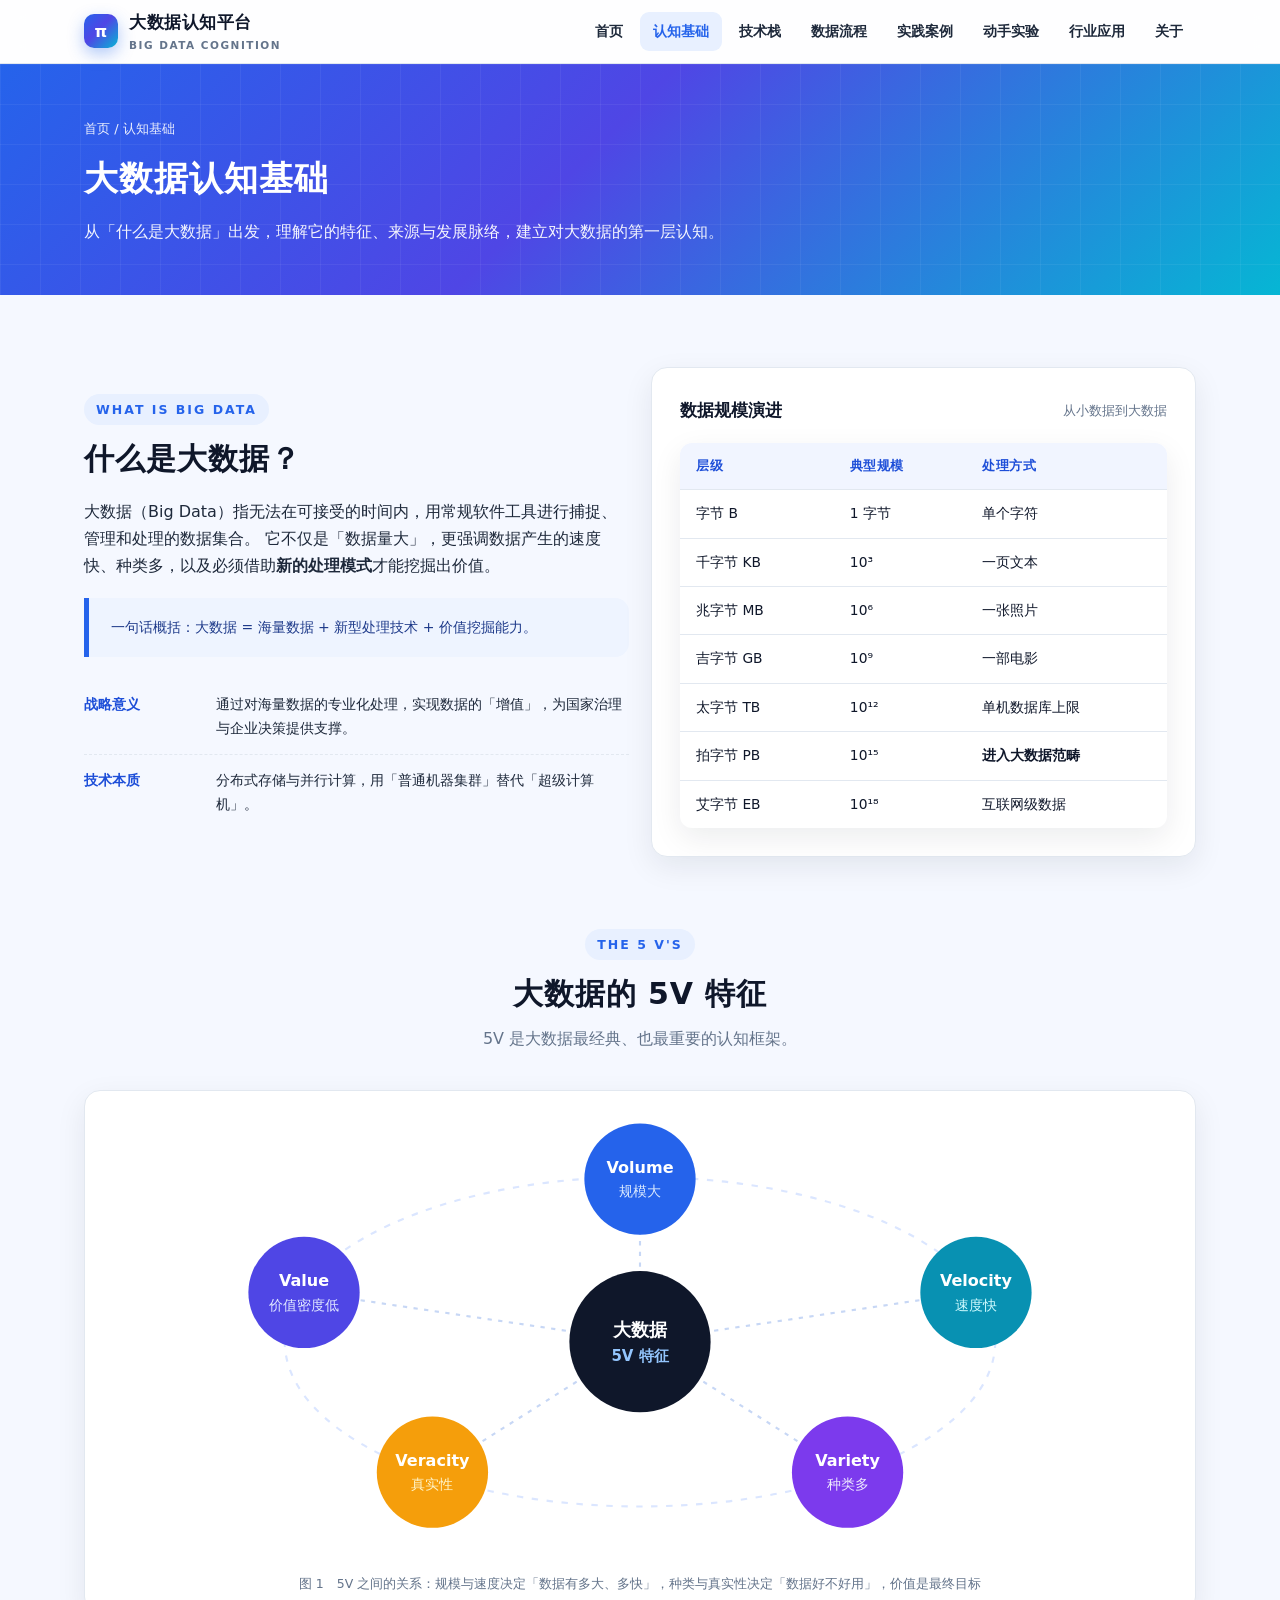
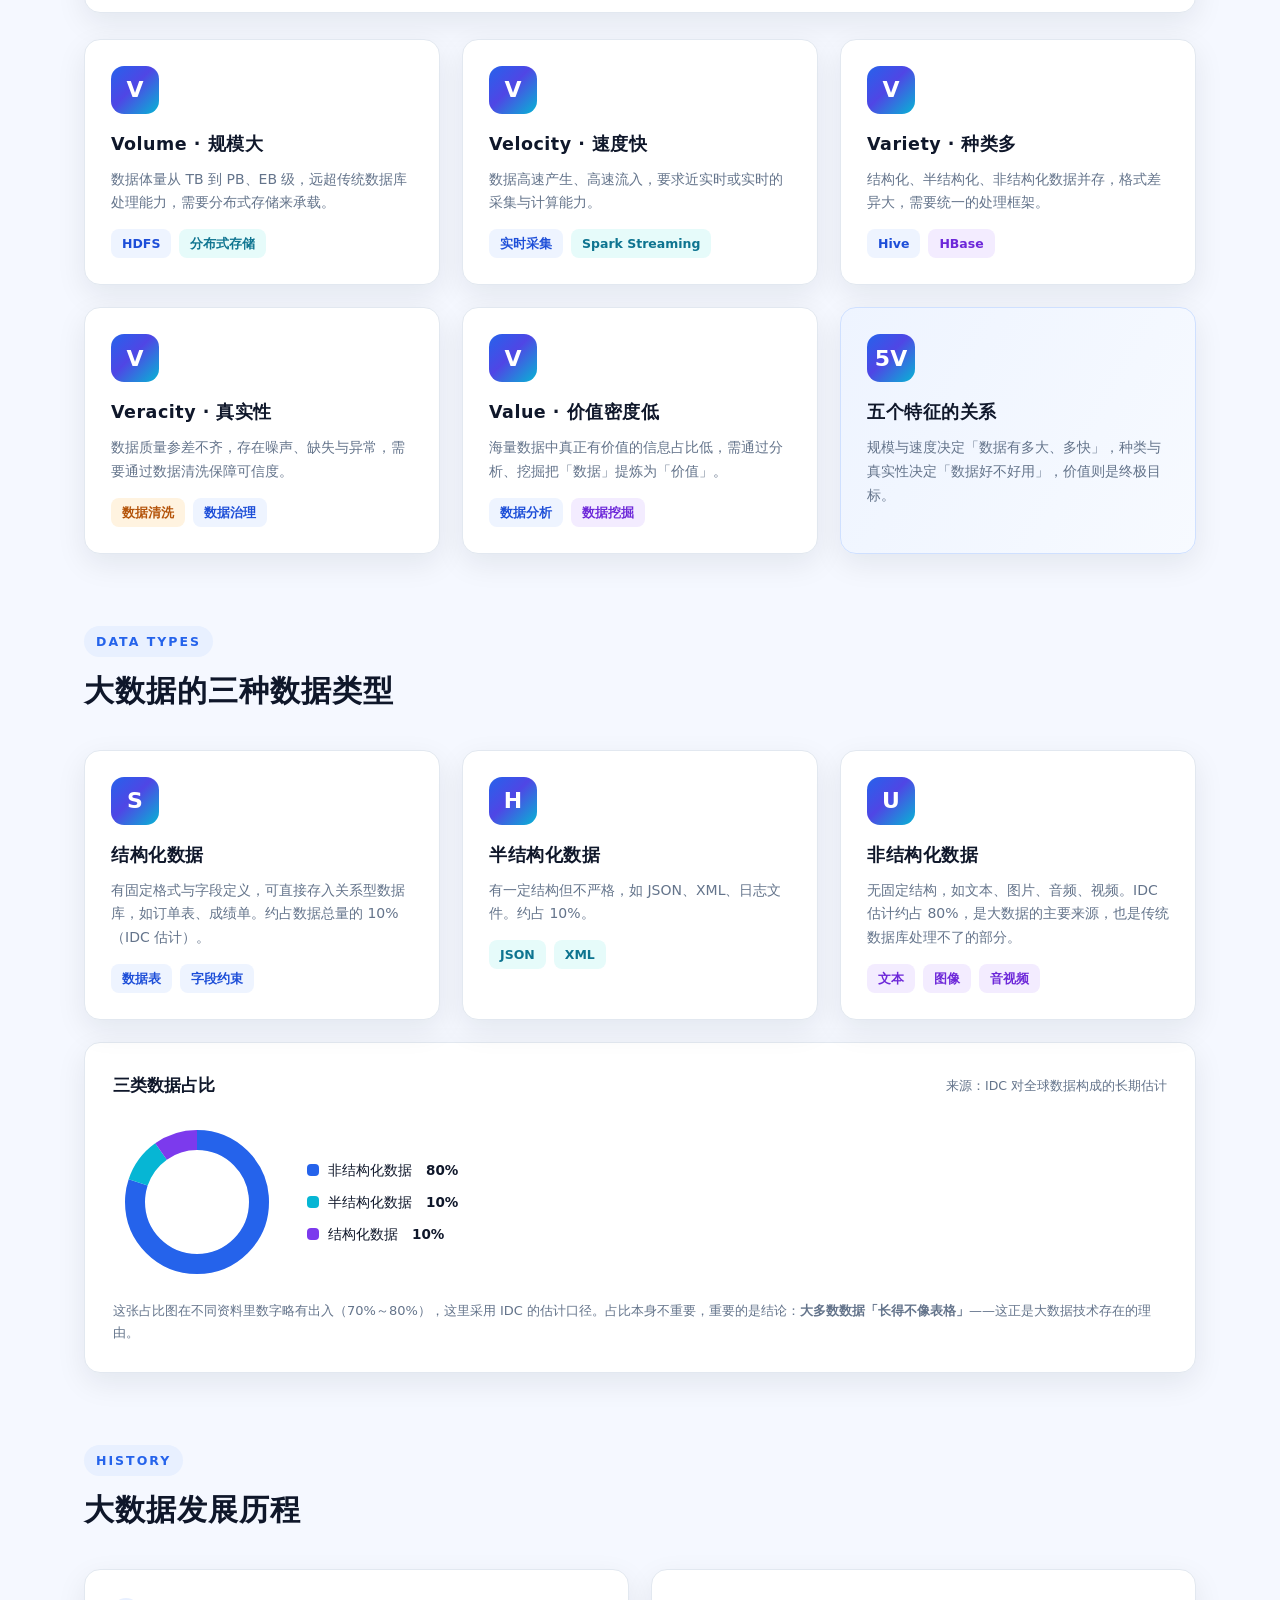
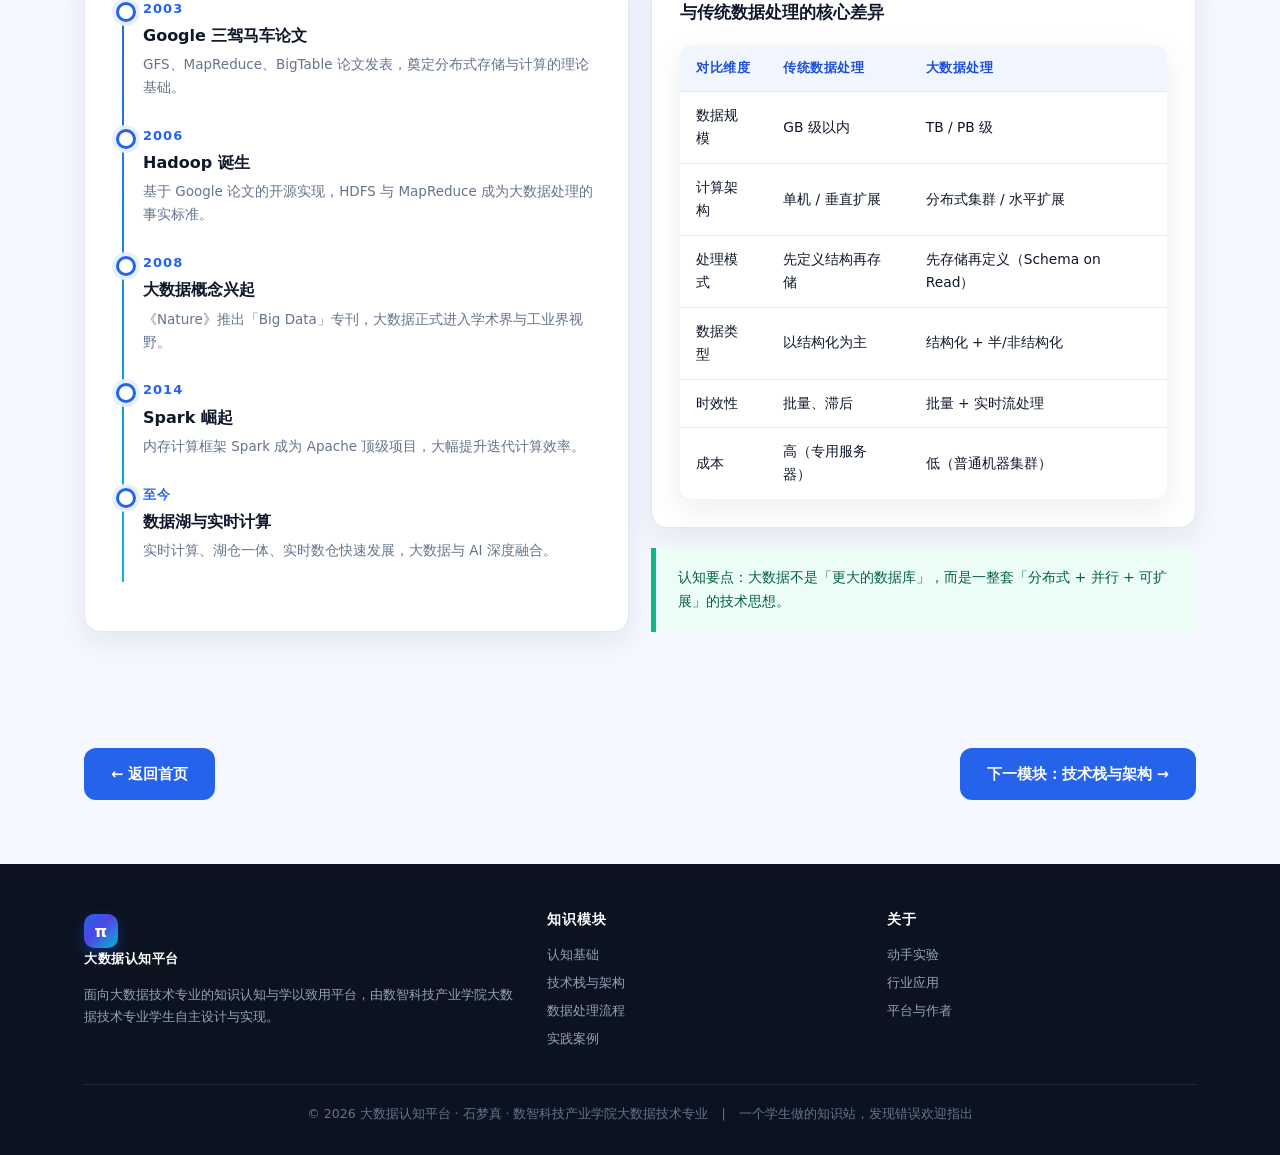
<file: concept.html>
﻿<!DOCTYPE html>
<html lang="zh-CN">
<head>
<meta charset="UTF-8">
<meta name="viewport" content="width=device-width, initial-scale=1.0">
<title>认知基础 · 大数据认知平台</title>
<meta name="description" content="大数据认知基础：什么是大数据、5V 核心特征、发展历程与数据类型，建立对大数据的第一认知。">
<link rel="icon" href="data:image/svg+xml,%3Csvg xmlns='http://www.w3.org/2000/svg' viewBox='0 0 64 64'%3E%3Crect width='64' height='64' rx='14' fill='%232563eb'/%3E%3Ctext x='32' y='45' font-size='38' text-anchor='middle' fill='%23ffffff' font-family='Georgia,serif' font-weight='bold'%3Eπ%3C/text%3E%3C/svg%3E">
<link rel="stylesheet" href="assets/css/style.css">
</head>
<body>

<nav class="nav">
  <div class="container">
    <a class="brand" href="index.html"><span class="logo">π</span><span>大数据认知平台<small>BIG DATA COGNITION</small></span></a>
    <button class="hamburger" aria-label="菜单"><i></i><i></i><i></i></button>
    <div class="nav-links">
      <a href="index.html">首页</a>
      <a href="concept.html">认知基础</a>
      <a href="techstack.html">技术栈</a>
      <a href="pipeline.html">数据流程</a>
      <a href="practice.html">实践案例</a>
      <a href="lab.html">动手实验</a>
      <a href="cases.html">行业应用</a>
      <a href="about.html">关于</a>
    </div>
  </div>
</nav>

<header class="banner">
  <div class="container">
    <div class="crumb"><a href="index.html">首页</a> / 认知基础</div>
    <h1>大数据认知基础</h1>
    <p>从「什么是大数据」出发，理解它的特征、来源与发展脉络，建立对大数据的第一层认知。</p>
  </div>
</header>

<!-- 什么是大数据 -->
<section class="section">
  <div class="container">
    <div class="grid g-2" style="align-items:center">
      <div class="reveal">
        <div class="section-head" style="margin-bottom:18px">
          <span class="eyebrow">What is Big Data</span>
          <h2>什么是大数据？</h2>
        </div>
        <p style="color:var(--ink-2)">大数据（Big Data）指无法在可接受的时间内，用常规软件工具进行捕捉、管理和处理的数据集合。
          它不仅是「数据量大」，更强调数据产生的速度快、种类多，以及必须借助<b>新的处理模式</b>才能挖掘出价值。</p>
        <div class="callout" style="margin-top:18px">
          一句话概括：大数据 = 海量数据 + 新型处理技术 + 价值挖掘能力。
        </div>
        <div class="row-list" style="margin-top:22px">
          <div class="r"><span class="k">战略意义</span><span class="v">通过对海量数据的专业化处理，实现数据的「增值」，为国家治理与企业决策提供支撑。</span></div>
          <div class="r"><span class="k">技术本质</span><span class="v">分布式存储与并行计算，用「普通机器集群」替代「超级计算机」。</span></div>
        </div>
      </div>
      <div class="panel reveal" data-delay=".08">
        <div class="ph"><h3>数据规模演进</h3><span class="hint">从小数据到大数据</span></div>
        <table class="tbl">
          <thead><tr><th>层级</th><th>典型规模</th><th>处理方式</th></tr></thead>
          <tbody>
            <tr><td>字节 B</td><td>1 字节</td><td>单个字符</td></tr>
            <tr><td>千字节 KB</td><td>10³</td><td>一页文本</td></tr>
            <tr><td>兆字节 MB</td><td>10⁶</td><td>一张照片</td></tr>
            <tr><td>吉字节 GB</td><td>10⁹</td><td>一部电影</td></tr>
            <tr><td>太字节 TB</td><td>10¹²</td><td>单机数据库上限</td></tr>
            <tr><td>拍字节 PB</td><td>10¹⁵</td><td><b>进入大数据范畴</b></td></tr>
            <tr><td>艾字节 EB</td><td>10¹⁸</td><td>互联网级数据</td></tr>
          </tbody>
        </table>
      </div>
    </div>
  </div>
</section>

<!-- 5V -->
<section class="section" style="padding-top:0">
  <div class="container">
    <div class="section-head center reveal">
      <span class="eyebrow">The 5 V's</span>
      <h2>大数据的 5V 特征</h2>
      <p style="margin-left:auto;margin-right:auto">5V 是大数据最经典、也最重要的认知框架。</p>
    </div>
    <div class="diagram reveal" style="margin-bottom:26px">
      <svg viewBox="0 0 1000 420" role="img" aria-label="大数据 5V 特征关系示意图">
        <ellipse cx="500" cy="210" rx="332" ry="154" fill="none" stroke="#dbe6ff" stroke-width="2" stroke-dasharray="6 8"/>
        <g stroke="#c7d7f5" stroke-width="2" stroke-dasharray="4 6">
          <line x1="500" y1="210" x2="500" y2="62"/>
          <line x1="500" y1="210" x2="810" y2="164"/>
          <line x1="500" y1="210" x2="690" y2="330"/>
          <line x1="500" y1="210" x2="310" y2="330"/>
          <line x1="500" y1="210" x2="190" y2="164"/>
        </g>
        <circle cx="500" cy="210" r="66" fill="#0f172a"/>
        <text x="500" y="205" text-anchor="middle" fill="#ffffff" font-size="17" font-weight="700">大数据</text>
        <text x="500" y="228" text-anchor="middle" fill="#93c5fd" font-size="14" font-weight="700">5V 特征</text>
        <g>
          <circle cx="500" cy="58" r="52" fill="#2563eb"/>
          <text x="500" y="52" text-anchor="middle" fill="#ffffff" font-size="15" font-weight="700">Volume</text>
          <text x="500" y="74" text-anchor="middle" fill="#dbeafe" font-size="13">规模大</text>
        </g>
        <g>
          <circle cx="814" cy="164" r="52" fill="#0891b2"/>
          <text x="814" y="158" text-anchor="middle" fill="#ffffff" font-size="15" font-weight="700">Velocity</text>
          <text x="814" y="180" text-anchor="middle" fill="#cffafe" font-size="13">速度快</text>
        </g>
        <g>
          <circle cx="694" cy="332" r="52" fill="#7c3aed"/>
          <text x="694" y="326" text-anchor="middle" fill="#ffffff" font-size="15" font-weight="700">Variety</text>
          <text x="694" y="348" text-anchor="middle" fill="#ede9fe" font-size="13">种类多</text>
        </g>
        <g>
          <circle cx="306" cy="332" r="52" fill="#f59e0b"/>
          <text x="306" y="326" text-anchor="middle" fill="#ffffff" font-size="15" font-weight="700">Veracity</text>
          <text x="306" y="348" text-anchor="middle" fill="#fef3c7" font-size="13">真实性</text>
        </g>
        <g>
          <circle cx="186" cy="164" r="52" fill="#4f46e5"/>
          <text x="186" y="158" text-anchor="middle" fill="#ffffff" font-size="15" font-weight="700">Value</text>
          <text x="186" y="180" text-anchor="middle" fill="#e0e7ff" font-size="13">价值密度低</text>
        </g>
      </svg>
      <span class="cap">图 1　5V 之间的关系：规模与速度决定「数据有多大、多快」，种类与真实性决定「数据好不好用」，价值是最终目标</span>
    </div>
    <div class="grid g-3">
      <div class="card reveal"><div class="ico">V</div><h3>Volume · 规模大</h3><p>数据体量从 TB 到 PB、EB 级，远超传统数据库处理能力，需要分布式存储来承载。</p><div class="tags"><span class="chip">HDFS</span><span class="chip c2">分布式存储</span></div></div>
      <div class="card reveal" data-delay=".05"><div class="ico">V</div><h3>Velocity · 速度快</h3><p>数据高速产生、高速流入，要求近实时或实时的采集与计算能力。</p><div class="tags"><span class="chip">实时采集</span><span class="chip c2">Spark Streaming</span></div></div>
      <div class="card reveal" data-delay=".1"><div class="ico">V</div><h3>Variety · 种类多</h3><p>结构化、半结构化、非结构化数据并存，格式差异大，需要统一的处理框架。</p><div class="tags"><span class="chip">Hive</span><span class="chip c3">HBase</span></div></div>
      <div class="card reveal"><div class="ico">V</div><h3>Veracity · 真实性</h3><p>数据质量参差不齐，存在噪声、缺失与异常，需要通过数据清洗保障可信度。</p><div class="tags"><span class="chip c4">数据清洗</span><span class="chip">数据治理</span></div></div>
      <div class="card reveal" data-delay=".05"><div class="ico">V</div><h3>Value · 价值密度低</h3><p>海量数据中真正有价值的信息占比低，需通过分析、挖掘把「数据」提炼为「价值」。</p><div class="tags"><span class="chip">数据分析</span><span class="chip c3">数据挖掘</span></div></div>
      <div class="card reveal" data-delay=".1" style="background:linear-gradient(120deg,#eef4ff,#f7faff);border-color:#cfe0ff">
        <div class="ico">5V</div><h3>五个特征的关系</h3><p>规模与速度决定「数据有多大、多快」，种类与真实性决定「数据好不好用」，价值则是终极目标。</p></div>
    </div>
  </div>
</section>

<!-- 数据类型 -->
<section class="section" style="padding-top:0">
  <div class="container">
    <div class="section-head reveal"><span class="eyebrow">Data Types</span><h2>大数据的三种数据类型</h2></div>
    <div class="grid g-3">
      <div class="card reveal"><div class="ico">S</div><h3>结构化数据</h3><p>有固定格式与字段定义，可直接存入关系型数据库，如订单表、成绩单。约占数据总量的 10%（IDC 估计）。</p><div class="tags"><span class="chip">数据表</span><span class="chip">字段约束</span></div></div>
      <div class="card reveal" data-delay=".05"><div class="ico">H</div><h3>半结构化数据</h3><p>有一定结构但不严格，如 JSON、XML、日志文件。约占 10%。</p><div class="tags"><span class="chip c2">JSON</span><span class="chip c2">XML</span></div></div>
      <div class="card reveal" data-delay=".1"><div class="ico">U</div><h3>非结构化数据</h3><p>无固定结构，如文本、图片、音频、视频。IDC 估计约占 80%，是大数据的主要来源，也是传统数据库处理不了的部分。</p><div class="tags"><span class="chip c3">文本</span><span class="chip c3">图像</span><span class="chip c3">音视频</span></div></div>
    </div>
    <div class="panel reveal" style="margin-top:22px">
      <div class="ph"><h3>三类数据占比</h3><span class="hint">来源：IDC 对全球数据构成的长期估计</span></div>
      <div class="donut" data-segments='[{"n":"非结构化数据","v":80,"c":"#2563eb"},{"n":"半结构化数据","v":10,"c":"#06b6d4"},{"n":"结构化数据","v":10,"c":"#7c3aed"}]'></div>
      <p style="color:var(--muted);font-size:13px;margin-top:14px">这张占比图在不同资料里数字略有出入（70%～80%），这里采用 IDC 的估计口径。占比本身不重要，重要的是结论：<b>大多数数据「长得不像表格」</b>——这正是大数据技术存在的理由。</p>
    </div>
  </div>
</section>

<!-- 发展历程 -->
<section class="section" style="padding-top:0">
  <div class="container">
    <div class="section-head reveal"><span class="eyebrow">History</span><h2>大数据发展历程</h2></div>
    <div class="grid g-2">
      <div class="panel reveal">
        <div class="timeline">
          <div class="tl-item"><div class="yr">2003</div><h4>Google 三驾马车论文</h4><p>GFS、MapReduce、BigTable 论文发表，奠定分布式存储与计算的理论基础。</p></div>
          <div class="tl-item"><div class="yr">2006</div><h4>Hadoop 诞生</h4><p>基于 Google 论文的开源实现，HDFS 与 MapReduce 成为大数据处理的事实标准。</p></div>
          <div class="tl-item"><div class="yr">2008</div><h4>大数据概念兴起</h4><p>《Nature》推出「Big Data」专刊，大数据正式进入学术界与工业界视野。</p></div>
          <div class="tl-item"><div class="yr">2014</div><h4>Spark 崛起</h4><p>内存计算框架 Spark 成为 Apache 顶级项目，大幅提升迭代计算效率。</p></div>
          <div class="tl-item"><div class="yr">至今</div><h4>数据湖与实时计算</h4><p>实时计算、湖仓一体、实时数仓快速发展，大数据与 AI 深度融合。</p></div>
        </div>
      </div>
      <div class="reveal" data-delay=".08">
        <div class="panel">
          <div class="ph"><h3>与传统数据处理的核心差异</h3></div>
          <table class="tbl">
            <thead><tr><th>对比维度</th><th>传统数据处理</th><th>大数据处理</th></tr></thead>
            <tbody>
              <tr><td>数据规模</td><td>GB 级以内</td><td>TB / PB 级</td></tr>
              <tr><td>计算架构</td><td>单机 / 垂直扩展</td><td>分布式集群 / 水平扩展</td></tr>
              <tr><td>处理模式</td><td>先定义结构再存储</td><td>先存储再定义（Schema on Read）</td></tr>
              <tr><td>数据类型</td><td>以结构化为主</td><td>结构化 + 半/非结构化</td></tr>
              <tr><td>时效性</td><td>批量、滞后</td><td>批量 + 实时流处理</td></tr>
              <tr><td>成本</td><td>高（专用服务器）</td><td>低（普通机器集群）</td></tr>
            </tbody>
          </table>
        </div>
        <div class="callout ok" style="margin-top:20px">
          认知要点：大数据不是「更大的数据库」，而是一整套「分布式 + 并行 + 可扩展」的技术思想。
        </div>
      </div>
    </div>
  </div>
</section>

<section class="section-sm">
  <div class="container" style="display:flex;justify-content:space-between;gap:14px;flex-wrap:wrap">
    <a class="btn btn-blue" href="index.html">← 返回首页</a>
    <a class="btn btn-blue" href="techstack.html">下一模块：技术栈与架构 →</a>
  </div>
</section>

<footer class="footer">
  <div class="container">
    <div class="cols">
      <div>
        <a class="brand" href="index.html"><span class="logo">π</span><span>大数据认知平台</span></a>
        <p style="margin-top:14px">面向大数据技术专业的知识认知与学以致用平台，由数智科技产业学院大数据技术专业学生自主设计与实现。</p>
      </div>
      <div><h4>知识模块</h4><a href="concept.html">认知基础</a><a href="techstack.html">技术栈与架构</a><a href="pipeline.html">数据处理流程</a><a href="practice.html">实践案例</a></div>
      <div><h4>关于</h4><a href="lab.html">动手实验</a><a href="cases.html">行业应用</a><a href="about.html">平台与作者</a></div>
    </div>
    <div class="bottom">© 2026 大数据认知平台 · 石梦真 · 数智科技产业学院大数据技术专业　|　一个学生做的知识站，发现错误欢迎指出</div>
  </div>
</footer>

<script src="assets/js/main.js"></script>
</body>
</html>
</file>
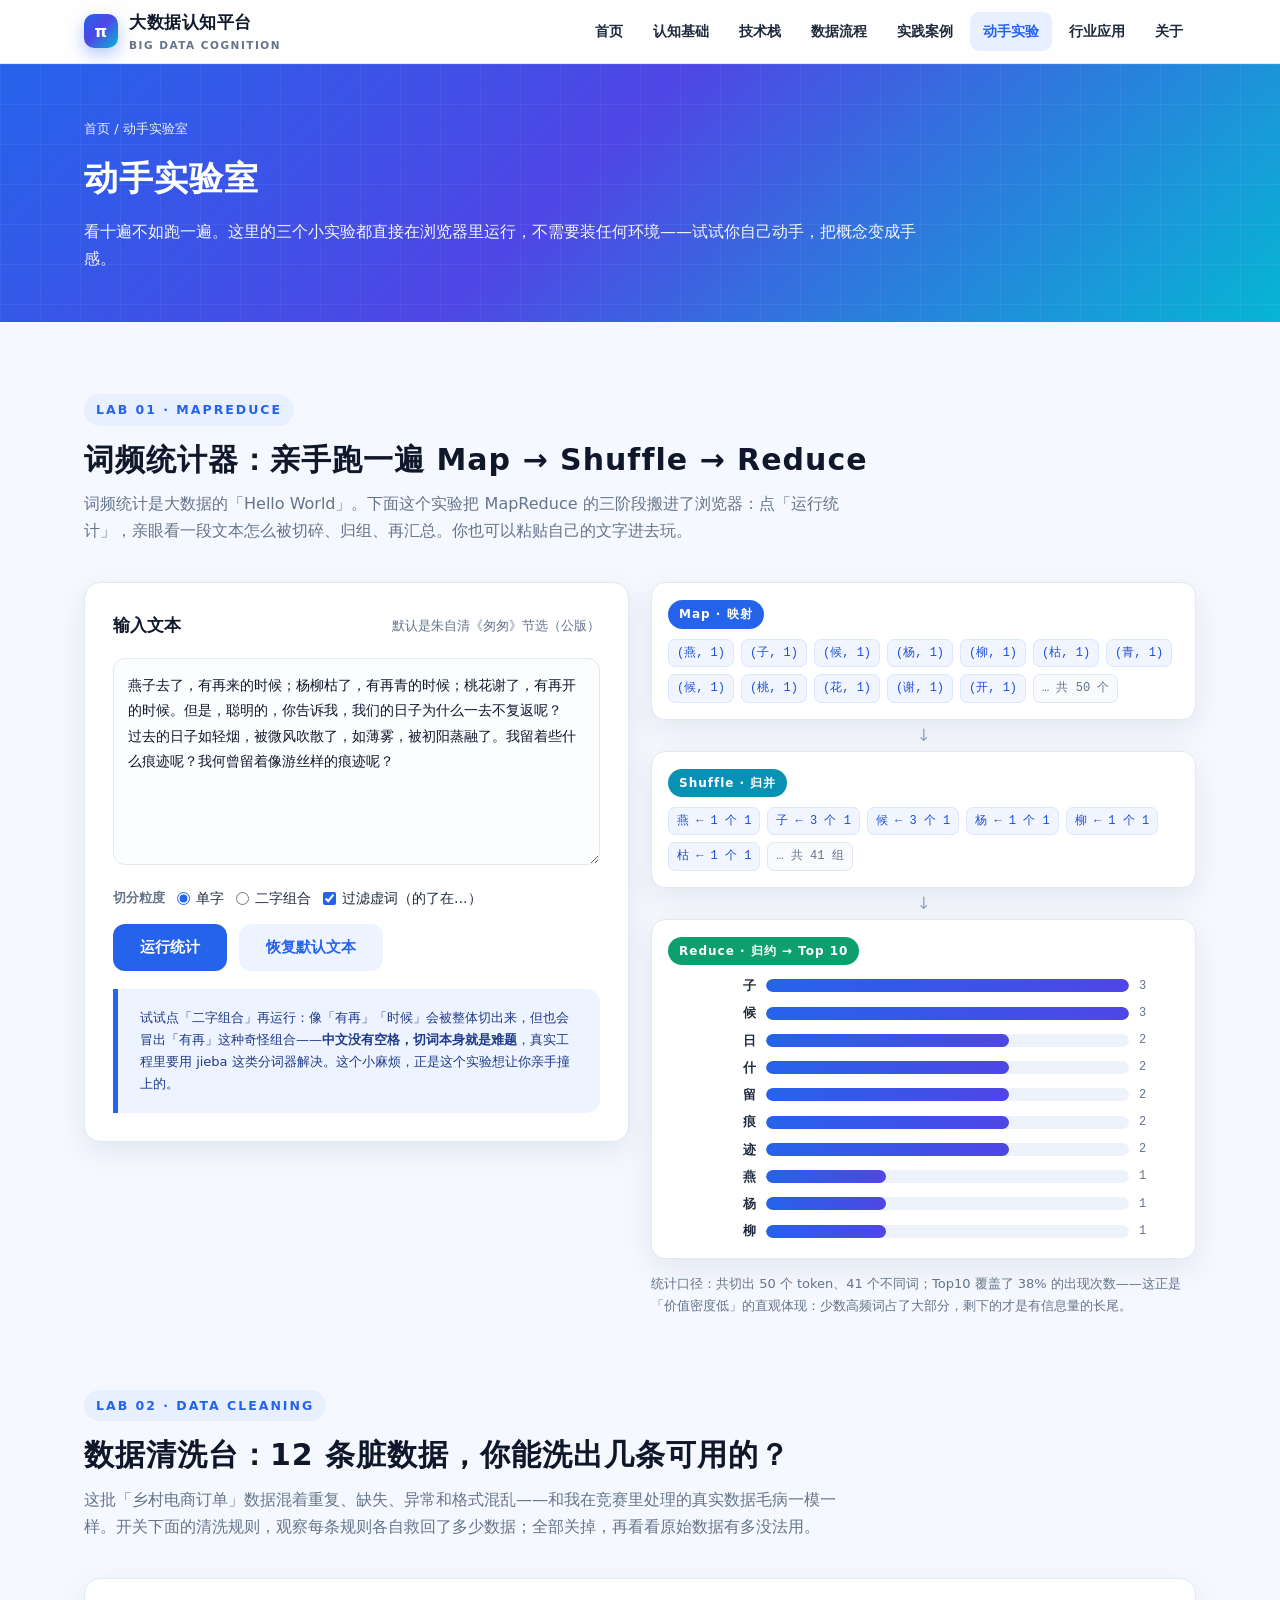
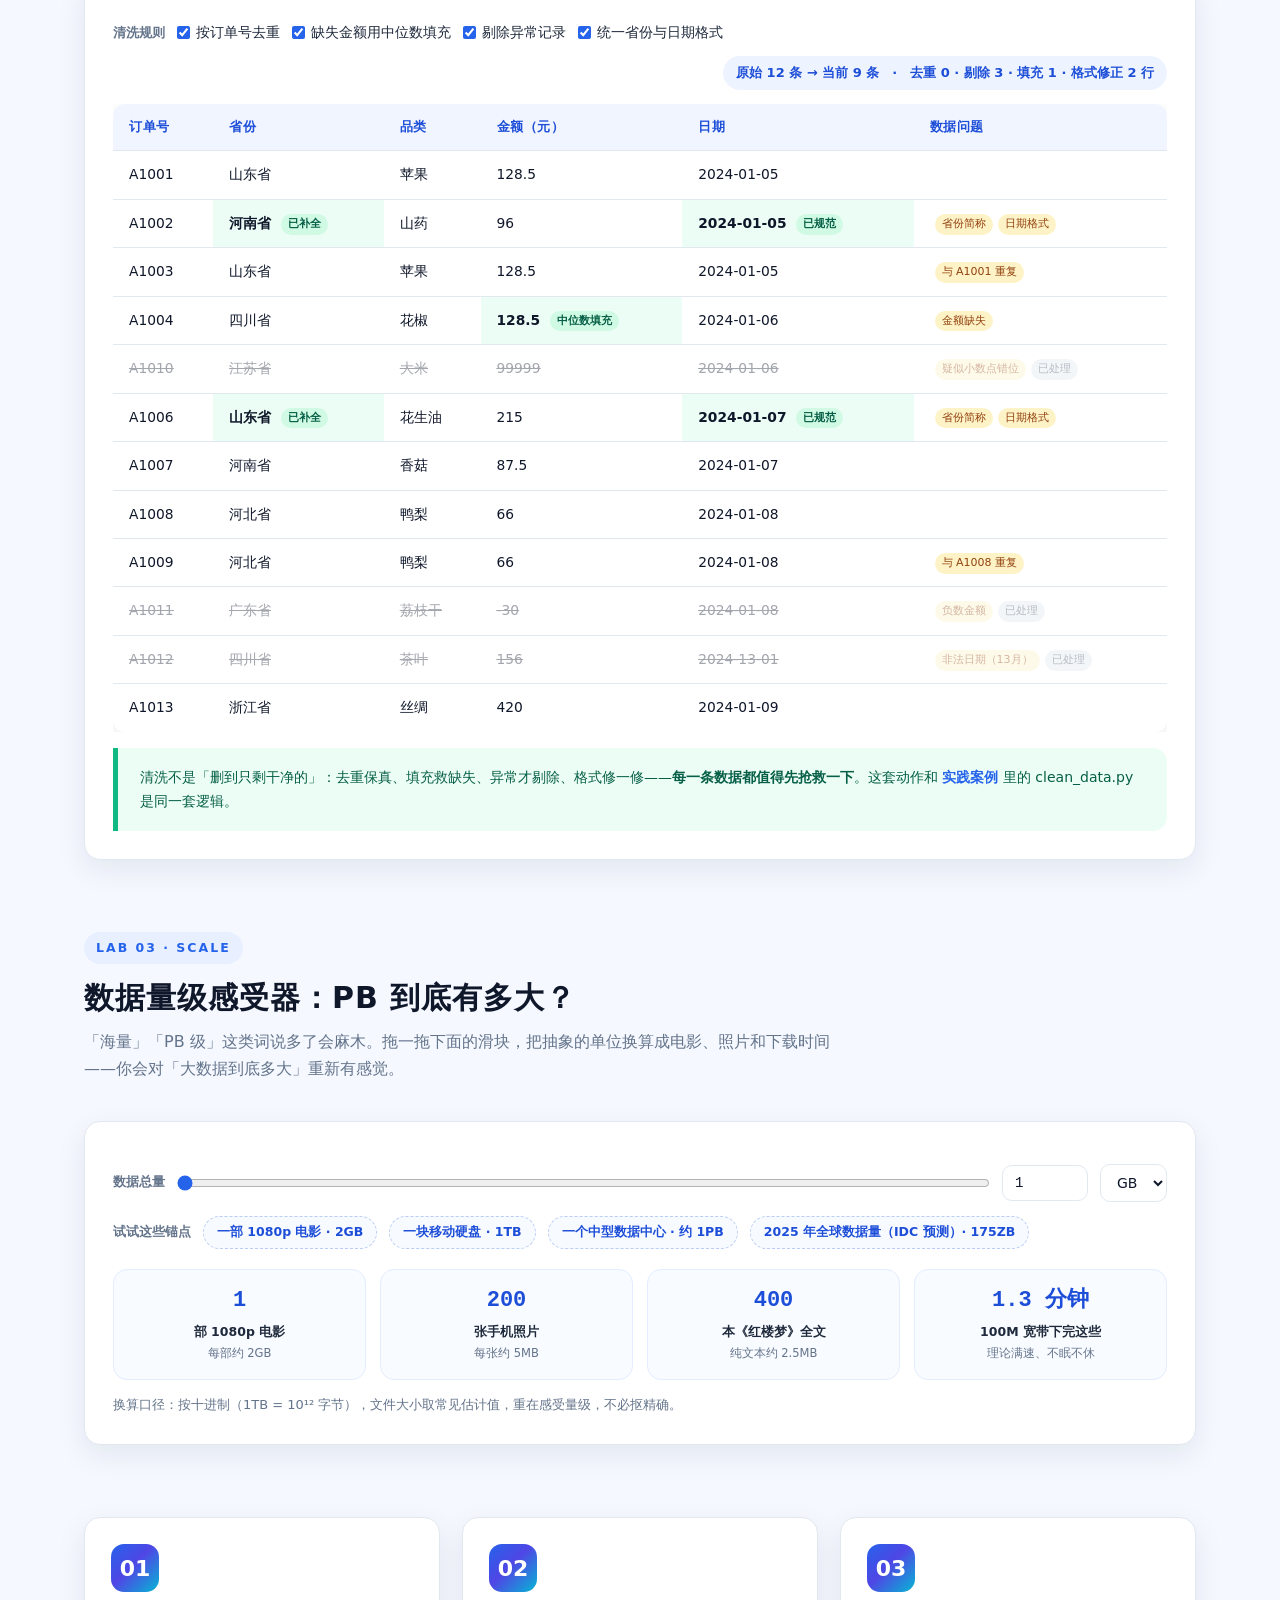
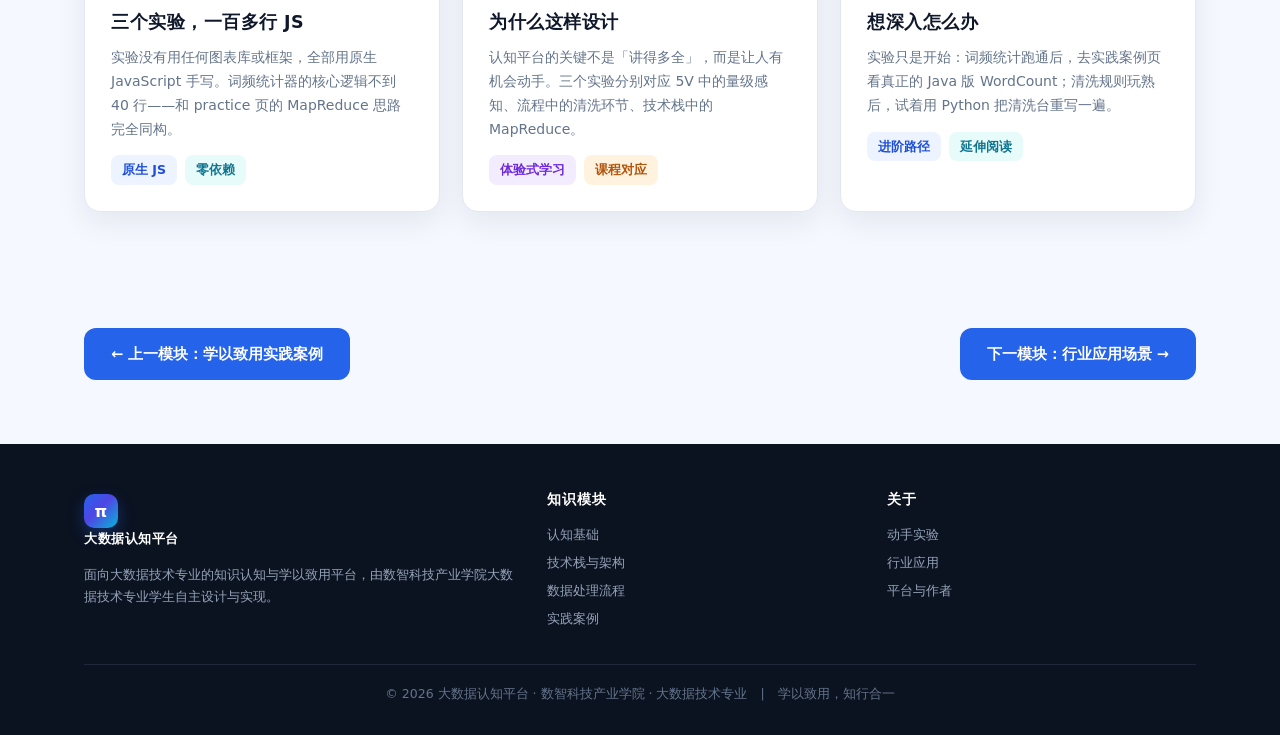
<file: lab.html>
﻿<!DOCTYPE html>
<html lang="zh-CN">
<head>
<meta charset="UTF-8">
<meta name="viewport" content="width=device-width, initial-scale=1.0">
<title>动手实验室 · 大数据认知平台</title>
<meta name="description" content="三个可以在浏览器里直接动手的大数据小实验：MapReduce 词频统计、数据清洗台、数据量级感受器，全部用原生 JavaScript 实现。">
<link rel="icon" href="data:image/svg+xml,%3Csvg xmlns='http://www.w3.org/2000/svg' viewBox='0 0 64 64'%3E%3Crect width='64' height='64' rx='14' fill='%232563eb'/%3E%3Ctext x='32' y='45' font-size='38' text-anchor='middle' fill='%23ffffff' font-family='Georgia,serif' font-weight='bold'%3Eπ%3C/text%3E%3C/svg%3E">
<link rel="stylesheet" href="assets/css/style.css">
</head>
<body>

<nav class="nav">
  <div class="container">
    <a class="brand" href="index.html"><span class="logo">π</span><span>大数据认知平台<small>BIG DATA COGNITION</small></span></a>
    <button class="hamburger" aria-label="菜单"><i></i><i></i><i></i></button>
    <div class="nav-links">
      <a href="index.html">首页</a>
      <a href="concept.html">认知基础</a>
      <a href="techstack.html">技术栈</a>
      <a href="pipeline.html">数据流程</a>
      <a href="practice.html">实践案例</a>
      <a href="lab.html">动手实验</a>
      <a href="cases.html">行业应用</a>
      <a href="about.html">关于</a>
    </div>
  </div>
</nav>

<header class="banner">
  <div class="container">
    <div class="crumb"><a href="index.html">首页</a> / 动手实验室</div>
    <h1>动手实验室</h1>
    <p>看十遍不如跑一遍。这里的三个小实验都直接在浏览器里运行，不需要装任何环境——试试你自己动手，把概念变成手感。</p>
  </div>
</header>

<!-- 实验一：MapReduce 词频统计 -->
<section class="section">
  <div class="container">
    <div class="section-head reveal">
      <span class="eyebrow">Lab 01 · MapReduce</span>
      <h2>词频统计器：亲手跑一遍 Map → Shuffle → Reduce</h2>
      <p>词频统计是大数据的「Hello World」。下面这个实验把 MapReduce 的三阶段搬进了浏览器：点「运行统计」，亲眼看一段文本怎么被切碎、归组、再汇总。你也可以粘贴自己的文字进去玩。</p>
    </div>
    <div class="grid g-2" style="align-items:start">
      <div class="panel reveal">
        <div class="ph"><h3>输入文本</h3><span class="hint">默认是朱自清《匆匆》节选（公版）</span></div>
        <textarea id="wc-input" class="lab-textarea" rows="7" spellcheck="false">燕子去了，有再来的时候；杨柳枯了，有再青的时候；桃花谢了，有再开的时候。但是，聪明的，你告诉我，我们的日子为什么一去不复返呢？
过去的日子如轻烟，被微风吹散了，如薄雾，被初阳蒸融了。我留着些什么痕迹呢？我何曾留着像游丝样的痕迹呢？</textarea>
        <div class="lab-controls">
          <span class="lab-label">切分粒度</span>
          <label class="lab-radio"><input type="radio" name="wc-gram" value="1" checked><span>单字</span></label>
          <label class="lab-radio"><input type="radio" name="wc-gram" value="2"><span>二字组合</span></label>
          <label class="lab-check"><input type="checkbox" id="wc-stop" checked><span>过滤虚词（的了在…）</span></label>
        </div>
        <div class="lab-controls">
          <button class="btn btn-blue" id="wc-run">运行统计</button>
          <button class="btn btn-ghost2" id="wc-reset">恢复默认文本</button>
        </div>
        <div class="callout" style="margin-top:18px;font-size:13px">试试点「二字组合」再运行：像「有再」「时候」会被整体切出来，但也会冒出「有再」这种奇怪组合——<b>中文没有空格，切词本身就是难题</b>，真实工程里要用 jieba 这类分词器解决。这个小麻烦，正是这个实验想让你亲手撞上的。</div>
      </div>
      <div class="reveal" data-delay=".08">
        <div class="lab-stages">
          <div class="stage-box" id="wc-map">
            <span class="stage-tag t-blue">Map · 映射</span>
            <div class="stage-body"><span class="stage-dim">等待运行…</span></div>
          </div>
          <div class="stage-arrow">↓</div>
          <div class="stage-box" id="wc-shuffle">
            <span class="stage-tag t-cyan">Shuffle · 归并</span>
            <div class="stage-body"><span class="stage-dim">等待运行…</span></div>
          </div>
          <div class="stage-arrow">↓</div>
          <div class="stage-box" id="wc-reduce">
            <span class="stage-tag t-green">Reduce · 归约 → Top 10</span>
            <div class="stage-body"><span class="stage-dim">等待运行…</span></div>
          </div>
        </div>
        <p class="lab-note" id="wc-note"></p>
      </div>
    </div>
  </div>
</section>

<!-- 实验二：数据清洗台 -->
<section class="section" style="padding-top:0">
  <div class="container">
    <div class="section-head reveal">
      <span class="eyebrow">Lab 02 · Data Cleaning</span>
      <h2>数据清洗台：12 条脏数据，你能洗出几条可用的？</h2>
      <p>这批「乡村电商订单」数据混着重复、缺失、异常和格式混乱——和我在竞赛里处理的真实数据毛病一模一样。开关下面的清洗规则，观察每条规则各自救回了多少数据；全部关掉，再看看原始数据有多没法用。</p>
    </div>
    <div class="panel reveal">
      <div class="lab-controls" style="flex-wrap:wrap">
        <span class="lab-label">清洗规则</span>
        <label class="lab-check"><input type="checkbox" id="r-dedup" checked><span>按订单号去重</span></label>
        <label class="lab-check"><input type="checkbox" id="r-fill" checked><span>缺失金额用中位数填充</span></label>
        <label class="lab-check"><input type="checkbox" id="r-outlier" checked><span>剔除异常记录</span></label>
        <label class="lab-check"><input type="checkbox" id="r-norm" checked><span>统一省份与日期格式</span></label>
        <span class="lab-stat" id="cl-stat"></span>
      </div>
      <div style="overflow-x:auto;margin-top:14px">
        <table class="tbl lab-table" id="cl-table">
          <thead><tr><th>订单号</th><th>省份</th><th>品类</th><th>金额（元）</th><th>日期</th><th>数据问题</th></tr></thead>
          <tbody></tbody>
        </table>
      </div>
      <div class="callout ok" style="margin-top:16px">清洗不是「删到只剩干净的」：去重保真、填充救缺失、异常才剔除、格式修一修——<b>每一条数据都值得先抢救一下</b>。这套动作和 <a href="practice.html" style="color:var(--primary);font-weight:600">实践案例</a> 里的 clean_data.py 是同一套逻辑。</div>
    </div>
  </div>
</section>

<!-- 实验三：数据量级感受器 -->
<section class="section" style="padding-top:0">
  <div class="container">
    <div class="section-head reveal">
      <span class="eyebrow">Lab 03 · Scale</span>
      <h2>数据量级感受器：PB 到底有多大？</h2>
      <p>「海量」「PB 级」这类词说多了会麻木。拖一拖下面的滑块，把抽象的单位换算成电影、照片和下载时间——你会对「大数据到底多大」重新有感觉。</p>
    </div>
    <div class="panel reveal">
      <div class="lab-controls">
        <span class="lab-label">数据总量</span>
        <input type="range" id="sc-num" min="1" max="999" value="1" class="lab-range">
        <input type="number" id="sc-show" min="1" max="999" value="1" class="lab-num">
        <select id="sc-unit" class="lab-select">
          <option value="GB">GB</option>
          <option value="TB">TB</option>
          <option value="PB">PB</option>
          <option value="EB">EB</option>
          <option value="ZB">ZB</option>
        </select>
      </div>
      <div class="lab-controls" style="flex-wrap:wrap">
        <span class="lab-label">试试这些锚点</span>
        <button class="lab-anchor" data-v="2" data-u="GB">一部 1080p 电影 · 2GB</button>
        <button class="lab-anchor" data-v="1" data-u="TB">一块移动硬盘 · 1TB</button>
        <button class="lab-anchor" data-v="1" data-u="PB">一个中型数据中心 · 约 1PB</button>
        <button class="lab-anchor" data-v="175" data-u="ZB">2025 年全球数据量（IDC 预测）· 175ZB</button>
      </div>
      <div class="scale-cards" style="margin-top:20px">
        <div class="scale-card"><div class="sc-n" id="sc-movie">—</div><div class="sc-l">部 1080p 电影<small>每部约 2GB</small></div></div>
        <div class="scale-card"><div class="sc-n" id="sc-photo">—</div><div class="sc-l">张手机照片<small>每张约 5MB</small></div></div>
        <div class="scale-card"><div class="sc-n" id="sc-book">—</div><div class="sc-l">本《红楼梦》全文<small>纯文本约 2.5MB</small></div></div>
        <div class="scale-card"><div class="sc-n" id="sc-time">—</div><div class="sc-l">100M 宽带下完这些<small>理论满速、不眠不休</small></div></div>
      </div>
      <p class="lab-note" id="sc-note"></p>
    </div>
  </div>
</section>

<!-- 实现说明 -->
<section class="section" style="padding-top:0">
  <div class="container">
    <div class="grid g-3">
      <div class="card reveal"><div class="ico">01</div><h3>三个实验，一百多行 JS</h3><p>实验没有用任何图表库或框架，全部用原生 JavaScript 手写。词频统计器的核心逻辑不到 40 行——和 practice 页的 MapReduce 思路完全同构。</p><div class="tags"><span class="chip">原生 JS</span><span class="chip c2">零依赖</span></div></div>
      <div class="card reveal" data-delay=".05"><div class="ico">02</div><h3>为什么这样设计</h3><p>认知平台的关键不是「讲得多全」，而是让人有机会动手。三个实验分别对应 5V 中的量级感知、流程中的清洗环节、技术栈中的 MapReduce。</p><div class="tags"><span class="chip c3">体验式学习</span><span class="chip c4">课程对应</span></div></div>
      <div class="card reveal" data-delay=".1"><div class="ico">03</div><h3>想深入怎么办</h3><p>实验只是开始：词频统计跑通后，去实践案例页看真正的 Java 版 WordCount；清洗规则玩熟后，试着用 Python 把清洗台重写一遍。</p><div class="tags"><span class="chip">进阶路径</span><span class="chip c2">延伸阅读</span></div></div>
    </div>
  </div>
</section>

<section class="section-sm">
  <div class="container" style="display:flex;justify-content:space-between;gap:14px;flex-wrap:wrap">
    <a class="btn btn-blue" href="practice.html">← 上一模块：学以致用实践案例</a>
    <a class="btn btn-blue" href="cases.html">下一模块：行业应用场景 →</a>
  </div>
</section>

<footer class="footer">
  <div class="container">
    <div class="cols">
      <div>
        <a class="brand" href="index.html"><span class="logo">π</span><span>大数据认知平台</span></a>
        <p style="margin-top:14px">面向大数据技术专业的知识认知与学以致用平台，由数智科技产业学院大数据技术专业学生自主设计与实现。</p>
      </div>
      <div>
        <h4>知识模块</h4>
        <a href="concept.html">认知基础</a>
        <a href="techstack.html">技术栈与架构</a>
        <a href="pipeline.html">数据处理流程</a>
        <a href="practice.html">实践案例</a>
      </div>
      <div>
        <h4>关于</h4>
        <a href="lab.html">动手实验</a>
        <a href="cases.html">行业应用</a>
        <a href="about.html">平台与作者</a></div>
    </div>
    <div class="bottom">© 2026 大数据认知平台 · 数智科技产业学院 · 大数据技术专业　|　学以致用，知行合一</div>
  </div>
</footer>

<script src="assets/js/main.js"></script>
<script>
/* =========================================================
   动手实验室 · 页面专属脚本（原生 JS，无依赖）
   ========================================================= */
(function () {
  'use strict';

  /* ---------- 实验一：MapReduce 词频统计 ---------- */
  var WC_DEFAULT = document.getElementById('wc-input').value;
  // 虚词表只收最常用的单字与个别双字词；《匆匆》里的「日子」「痕迹」不在表内——
  // 它们是文章的题眼，应该出现在 Top 榜上，这也是统计结果讲故事的例子
  var STOP = new Set(('的 了 在 是 我 有 和 就 人 都 说 一 到 那 你 要 着 也 不 这 而 个 上 来 去 会 们 中 时 得 被 把 让 从 对 以 为 于 其 他 她 它 什么 我们 但是 为什么 呢 么 与 及 或 等 像 如 却 又 才 只 还 没 很 再 已 曾 正').split(/\s+/));

  function isCN(ch) { return /[\u4e00-\u9fa5]/.test(ch); }

  function tokenize(text, gram, useStop) {
    var tokens = [], re = /[a-zA-Z0-9]+|[\u4e00-\u9fa5]/g, m;
    while ((m = re.exec(text)) !== null) {
      tokens.push(/[a-zA-Z0-9]/.test(m[0]) ? m[0].toLowerCase() : m[0]);
    }
    if (gram === 2) {                       // 中文按二字组合，英文单词保持整体
      var out = [], i = 0;
      while (i < tokens.length) {
        if (isCN(tokens[i]) && i + 1 < tokens.length && isCN(tokens[i + 1])) {
          out.push(tokens[i] + tokens[i + 1]); i += 2;
        } else { out.push(tokens[i]); i += 1; }
      }
      tokens = out;
    }
    if (useStop) tokens = tokens.filter(function (t) { return !STOP.has(t); });
    return tokens;
  }

  function runWC() {
    var text = document.getElementById('wc-input').value;
    var gram = +document.querySelector('input[name="wc-gram"]:checked').value;
    var useStop = document.getElementById('wc-stop').checked;
    var tokens = tokenize(text, gram, useStop);
    var mapBox = document.querySelector('#wc-map .stage-body');
    var shufBox = document.querySelector('#wc-shuffle .stage-body');
    var redBox = document.querySelector('#wc-reduce .stage-body');
    var note = document.getElementById('wc-note');

    if (!tokens.length) {
      mapBox.innerHTML = shufBox.innerHTML = redBox.innerHTML =
        '<span class="stage-dim">没有可统计的内容——换段文字试试。</span>';
      note.textContent = ''; return;
    }

    // Map：切片出 (token, 1)
    var pairs = tokens.map(function (t) { return [t, 1]; });
    mapBox.innerHTML = pairs.slice(0, 12).map(function (p) {
      return '<span class="tok">(' + p[0] + ', 1)</span>';
    }).join('') + (pairs.length > 12 ? '<span class="tok more">… 共 ' + pairs.length + ' 个</span>' : '');

    // Shuffle：相同 key 归到一组
    var groups = {}, order = [];
    pairs.forEach(function (p) {
      if (!groups[p[0]]) { groups[p[0]] = []; order.push(p[0]); }
      groups[p[0]].push(1);
    });
    setTimeout(function () {
      shufBox.innerHTML = order.slice(0, 6).map(function (k) {
        return '<span class="tok">' + k + ' ← ' + groups[k].length + ' 个 1</span>';
      }).join('') + (order.length > 6 ? '<span class="tok more">… 共 ' + order.length + ' 组</span>' : '');
    }, 500);

    // Reduce：组内求和 → 排序 → Top 10
    var counts = order.map(function (k) { return [k, groups[k].length]; });
    counts.sort(function (a, b) { return b[1] - a[1]; });
    var top = counts.slice(0, 10), max = top.length ? top[0][1] : 1;
    setTimeout(function () {
      redBox.innerHTML = '<div class="mini-bars">' + top.map(function (c, i) {
        var w = Math.max(8, Math.round(c[1] / max * 100));
        return '<div class="mb-row"><span class="mb-k">' + c[0] + '</span>' +
          '<span class="mb-track"><span class="mb-fill" style="width:0"></span></span>' +
          '<span class="mb-v">' + c[1] + '</span></div>';
      }).join('') + '</div>';
      // 条形动画
      var fills = redBox.querySelectorAll('.mb-fill');
      top.forEach(function (c, i) {
        setTimeout(function () { fills[i].style.width = Math.max(8, Math.round(c[1] / max * 100)) + '%'; }, 40 * i);
      });
    }, 1050);

    var topSum = counts.slice(0, 10).reduce(function (s, c) { return s + c[1]; }, 0);
    note.textContent = '统计口径：共切出 ' + tokens.length + ' 个 token、' + order.length +
      ' 个不同词；Top10 覆盖了 ' + Math.round(topSum / tokens.length * 100) + '% 的出现次数' +
      '——这正是「价值密度低」的直观体现：少数高频词占了大部分，剩下的才是有信息量的长尾。';
  }

  document.getElementById('wc-run').addEventListener('click', runWC);
  document.getElementById('wc-reset').addEventListener('click', function () {
    document.getElementById('wc-input').value = WC_DEFAULT;
  });

  /* ---------- 实验二：数据清洗台 ---------- */
  // 原始 12 条订单：故意混进真实项目里最常见的四类毛病
  var RAW = [
    { id: 'A1001', prov: '山东省', cat: '苹果',   amt: 128.5, date: '2024-01-05', dirty: {} },
    { id: 'A1002', prov: '河南',   cat: '山药',   amt: 96,    date: '2024/1/5',   dirty: { prov: '省份简称', date: '日期格式' } },
    { id: 'A1003', prov: '山东省', cat: '苹果',   amt: 128.5, date: '2024-01-05', dirty: { id: '与 A1001 重复' } },
    { id: 'A1004', prov: '四川省', cat: '花椒',   amt: null,  date: '2024-01-06', dirty: { amt: '金额缺失' } },
    { id: 'A1010', prov: '江苏省', cat: '大米',   amt: 99999, date: '2024-01-06', dirty: { amt: '疑似小数点错位' } },
    { id: 'A1006', prov: '山东',   cat: '花生油', amt: 215,   date: '2024/1/7',   dirty: { prov: '省份简称', date: '日期格式' } },
    { id: 'A1007', prov: '河南省', cat: '香菇',   amt: 87.5,  date: '2024-01-07', dirty: {} },
    { id: 'A1008', prov: '河北省', cat: '鸭梨',   amt: 66,    date: '2024-01-08', dirty: {} },
    { id: 'A1009', prov: '河北省', cat: '鸭梨',   amt: 66,    date: '2024-01-08', dirty: { id: '与 A1008 重复' } },
    { id: 'A1011', prov: '广东省', cat: '荔枝干', amt: -30,   date: '2024-01-08', dirty: { amt: '负数金额' } },
    { id: 'A1012', prov: '四川省', cat: '茶叶',   amt: 156,   date: '2024-13-01', dirty: { date: '非法日期（13月）' } },
    { id: 'A1013', prov: '浙江省', cat: '丝绸',   amt: 420,   date: '2024-01-09', dirty: {} }
  ];
  // 有效金额（去掉缺失/负数/疑似错位后）排序取中位数：66,66,87.5,96,128.5,128.5,156,215,420 → 128.5
  var FILL_MEDIAN = 128.5;
  var PROV_FIX = { '河南': '河南省', '山东': '山东省' };

  function fixDate(d) {
    var m = d.match(/^(\d{4})\/(\d{1,2})\/(\d{1,2})$/);
    if (!m) return d;
    return m[1] + '-' + ('0' + m[2]).slice(-2) + '-' + ('0' + m[3]).slice(-2);
  }
  function isBadDate(d) {
    var m = d.match(/^(\d{4})-(\d{2})-(\d{2})$/);
    return !m || +m[2] > 12 || +m[3] > 31;
  }

  function renderClean() {
    var on = {
      dedup: document.getElementById('r-dedup').checked,
      fill: document.getElementById('r-fill').checked,
      outlier: document.getElementById('r-outlier').checked,
      norm: document.getElementById('r-norm').checked
    };
    var tbody = document.querySelector('#cl-table tbody');
    var seen = {}; var stats = { dup: 0, out: 0, fill: 0, norm: 0 }; var keep = 0;
    var html = '';

    RAW.forEach(function (r) {
      var row = { id: r.id, prov: r.prov, cat: r.cat, amt: r.amt, date: r.date };
      var marks = [], gone = false;

      // 规则 4：格式统一（先修正，后面的规则基于修好的值判断）
      var normCells = {};
      if (on.norm) {
        if (PROV_FIX[row.prov]) { normCells.prov = row.prov; row.prov = PROV_FIX[row.prov]; stats.norm += 1; }
        if (/^\d{4}\/\d{1,2}\/\d{1,2}$/.test(row.date)) { normCells.date = row.date; row.date = fixDate(row.date); }
      }

      // 规则 3：剔除异常（负金额、超万元、非法日期）
      if (on.outlier && (row.amt < 0 || row.amt >= 10000 || isBadDate(row.date))) { gone = true; stats.out += 1; }

      // 规则 1：去重（同订单号第二次出现）
      if (!gone && on.dedup) {
        if (seen[row.id]) { gone = true; stats.dup += 1; } else { seen[row.id] = true; }
      }

      // 规则 2：缺失填充
      var filled = false;
      if (on.fill && row.amt === null) { row.amt = FILL_MEDIAN; filled = true; stats.fill += 1; }

      if (gone) keep += 0; else keep += 1;

      // 单元格渲染
      function cell(v, changed, tag) {
        var cls = changed ? ' class="cell-fixed"' : '';
        var extra = tag ? ' <i class="fix-tag">' + tag + '</i>' : '';
        return '<td' + cls + '>' + (v === null ? '—' : v) + extra + '</td>';
      }
      html += '<tr' + (gone ? ' class="row-gone"' : '') + '>' +
        cell(row.id, false) +
        cell(row.prov, !!normCells.prov, normCells.prov ? '已补全' : '') +
        cell(row.cat, false) +
        cell(row.amt === null ? null : row.amt, filled, filled ? '中位数填充' : '') +
        cell(row.date, !!normCells.date, normCells.date ? '已规范' : '') +
        '<td>' + Object.keys(r.dirty).map(function (k) {
          return '<i class="issue-tag">' + r.dirty[k] + '</i>';
        }).join('') + (gone ? '<i class="issue-tag rm">已处理</i>' : '') + '</td></tr>';
    });

    tbody.innerHTML = html;
    document.getElementById('cl-stat').textContent =
      '原始 12 条 → 当前 ' + keep + ' 条　·　去重 ' + stats.dup + ' · 剔除 ' + stats.out +
      ' · 填充 ' + stats.fill + ' · 格式修正 ' + stats.norm + ' 行';
  }
  ['r-dedup', 'r-fill', 'r-outlier', 'r-norm'].forEach(function (id) {
    document.getElementById(id).addEventListener('change', renderClean);
  });

  /* ---------- 实验三：数据量级感受器 ---------- */
  var UNIT_POW = { GB: 9, TB: 12, PB: 15, EB: 18, ZB: 21 };   // 10^n 字节（按十进制口径，教学足够）

  function fmtCount(n) {
    if (n < 1e4) return Math.round(n).toLocaleString('zh-CN');
    if (n < 1e8) return (n / 1e4).toFixed(1) + ' 万';
    if (n < 1e12) return (n / 1e8).toFixed(1) + ' 亿';
    if (n < 1e16) return (n / 1e12).toFixed(1) + ' 万亿';
    if (n < 1e20) return (n / 1e16).toFixed(1) + ' 亿亿';
    return n.toExponential(1);
  }
  function fmtDuration(sec) {
    if (sec < 60) return Math.round(sec) + ' 秒';
    if (sec < 3600) return (sec / 60).toFixed(1) + ' 分钟';
    if (sec < 86400) return (sec / 3600).toFixed(1) + ' 小时';
    if (sec < 86400 * 365) return (sec / 86400).toFixed(1) + ' 天';
    return fmtCount(sec / (86400 * 365)) + ' 年';
  }
  function renderScale() {
    var n = Math.max(1, Math.min(999, +document.getElementById('sc-num').value || 1));
    var u = document.getElementById('sc-unit').value;
    var bytes = n * Math.pow(10, UNIT_POW[u]);
    document.getElementById('sc-show').value = n;
    document.getElementById('sc-movie').textContent = fmtCount(bytes / (2 * 1e9));
    document.getElementById('sc-photo').textContent = fmtCount(bytes / (5 * 1e6));
    document.getElementById('sc-book').textContent = fmtCount(bytes / (2.5 * 1e6));
    document.getElementById('sc-time').textContent = fmtDuration(bytes * 8 / 1e8);

    var note = document.getElementById('sc-note');
    if (u === 'ZB' && n >= 175) {
      note.textContent = 'IDC 预测 2025 年全球数据总量约 175ZB——把它换成 2GB 一部的电影，能从头放到尾放 ' +
        fmtCount(175 * Math.pow(10, 21) / 2e9) + ' 部。所谓「数据洪流」，就是这个量级。';
    } else if (u === 'PB') {
      note.textContent = '到了 PB 级，单块硬盘已经装不下了——这正是为什么存储要「分布」到成百上千台机器（HDFS），计算要「搬」到数据旁边（MapReduce/Spark）。';
    } else {
      note.textContent = '换算口径：按十进制（1TB = 10¹² 字节），文件大小取常见估计值，重在感受量级，不必抠精确。';
    }
  }
  document.getElementById('sc-num').addEventListener('input', renderScale);
  document.getElementById('sc-unit').addEventListener('change', renderScale);
  document.querySelectorAll('.lab-anchor').forEach(function (b) {
    b.addEventListener('click', function () {
      document.getElementById('sc-num').value = b.getAttribute('data-v');
      document.getElementById('sc-unit').value = b.getAttribute('data-u');
      renderScale();
    });
  });

  document.addEventListener('DOMContentLoaded', function () {
    renderClean();
    renderScale();
    runWC();          // 首屏先自动跑一遍，给个直观印象
  });
})();
</script>
</body>
</html>
</file>
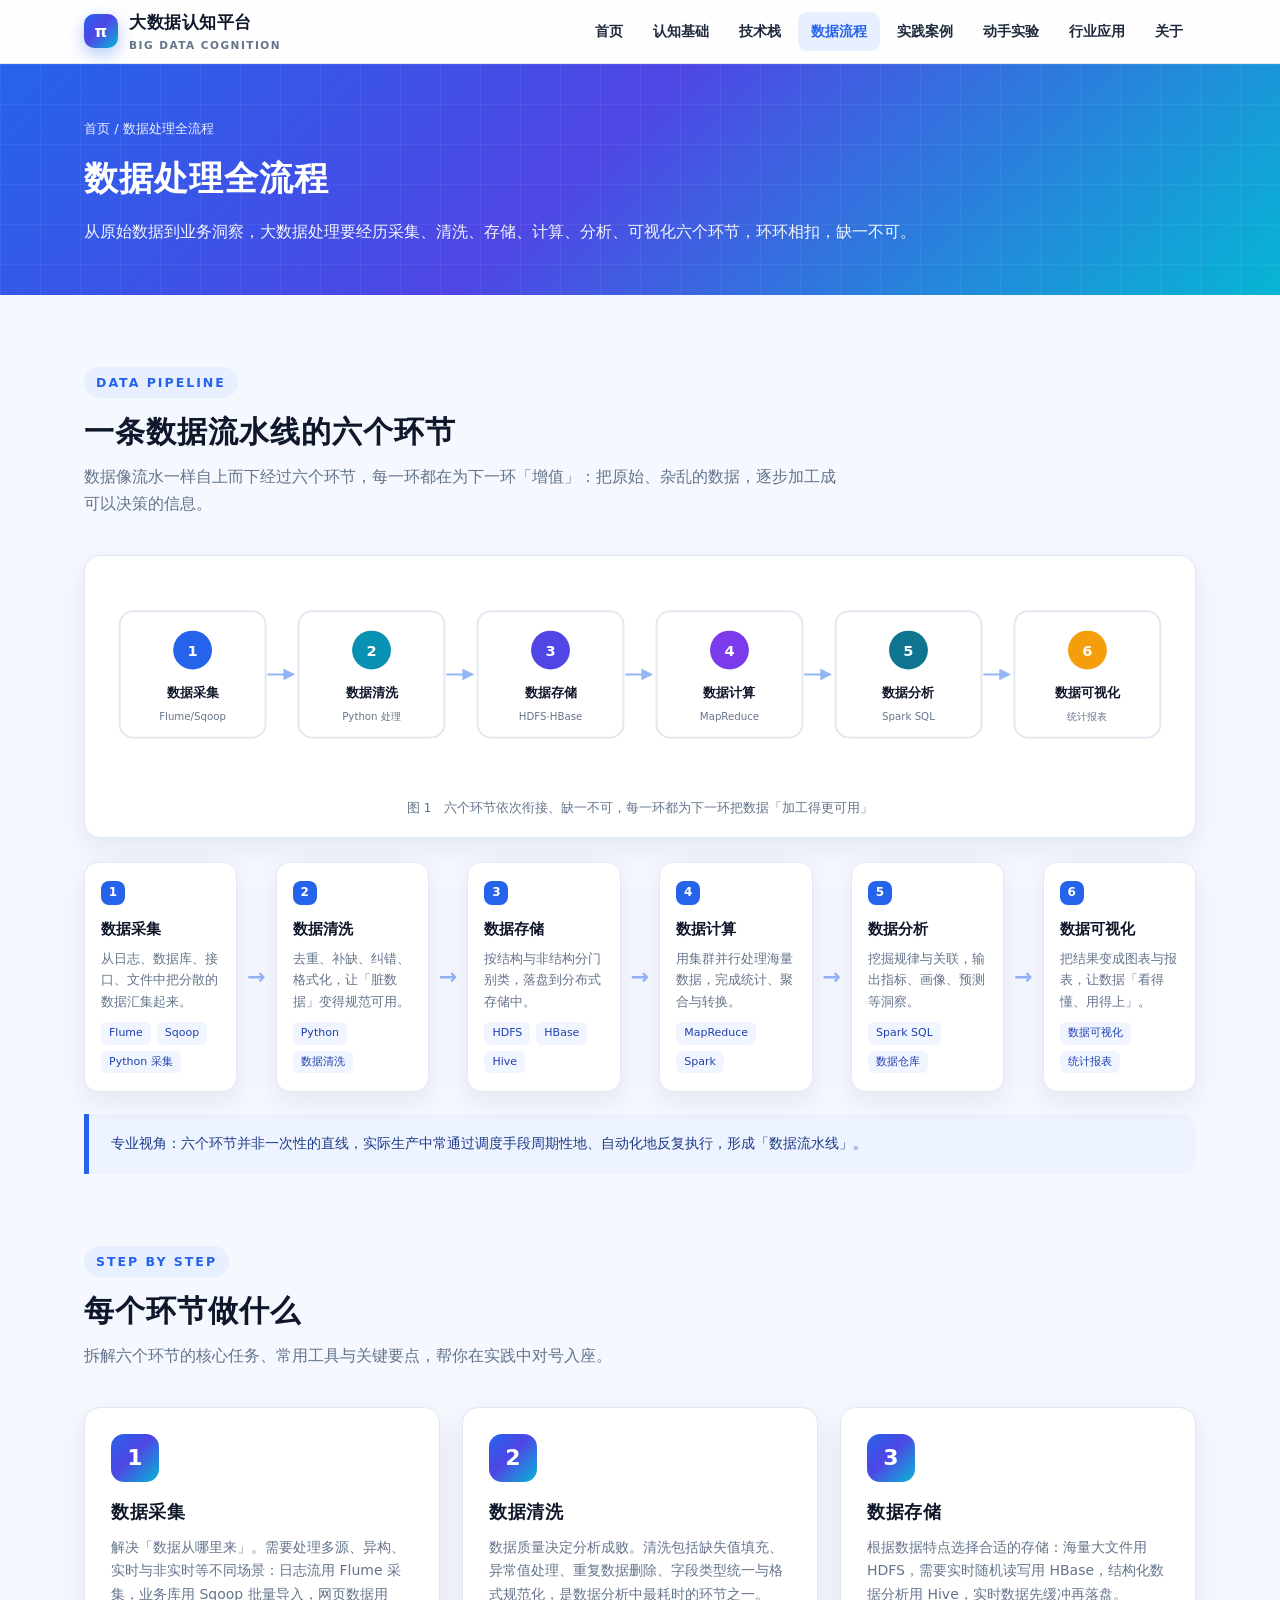
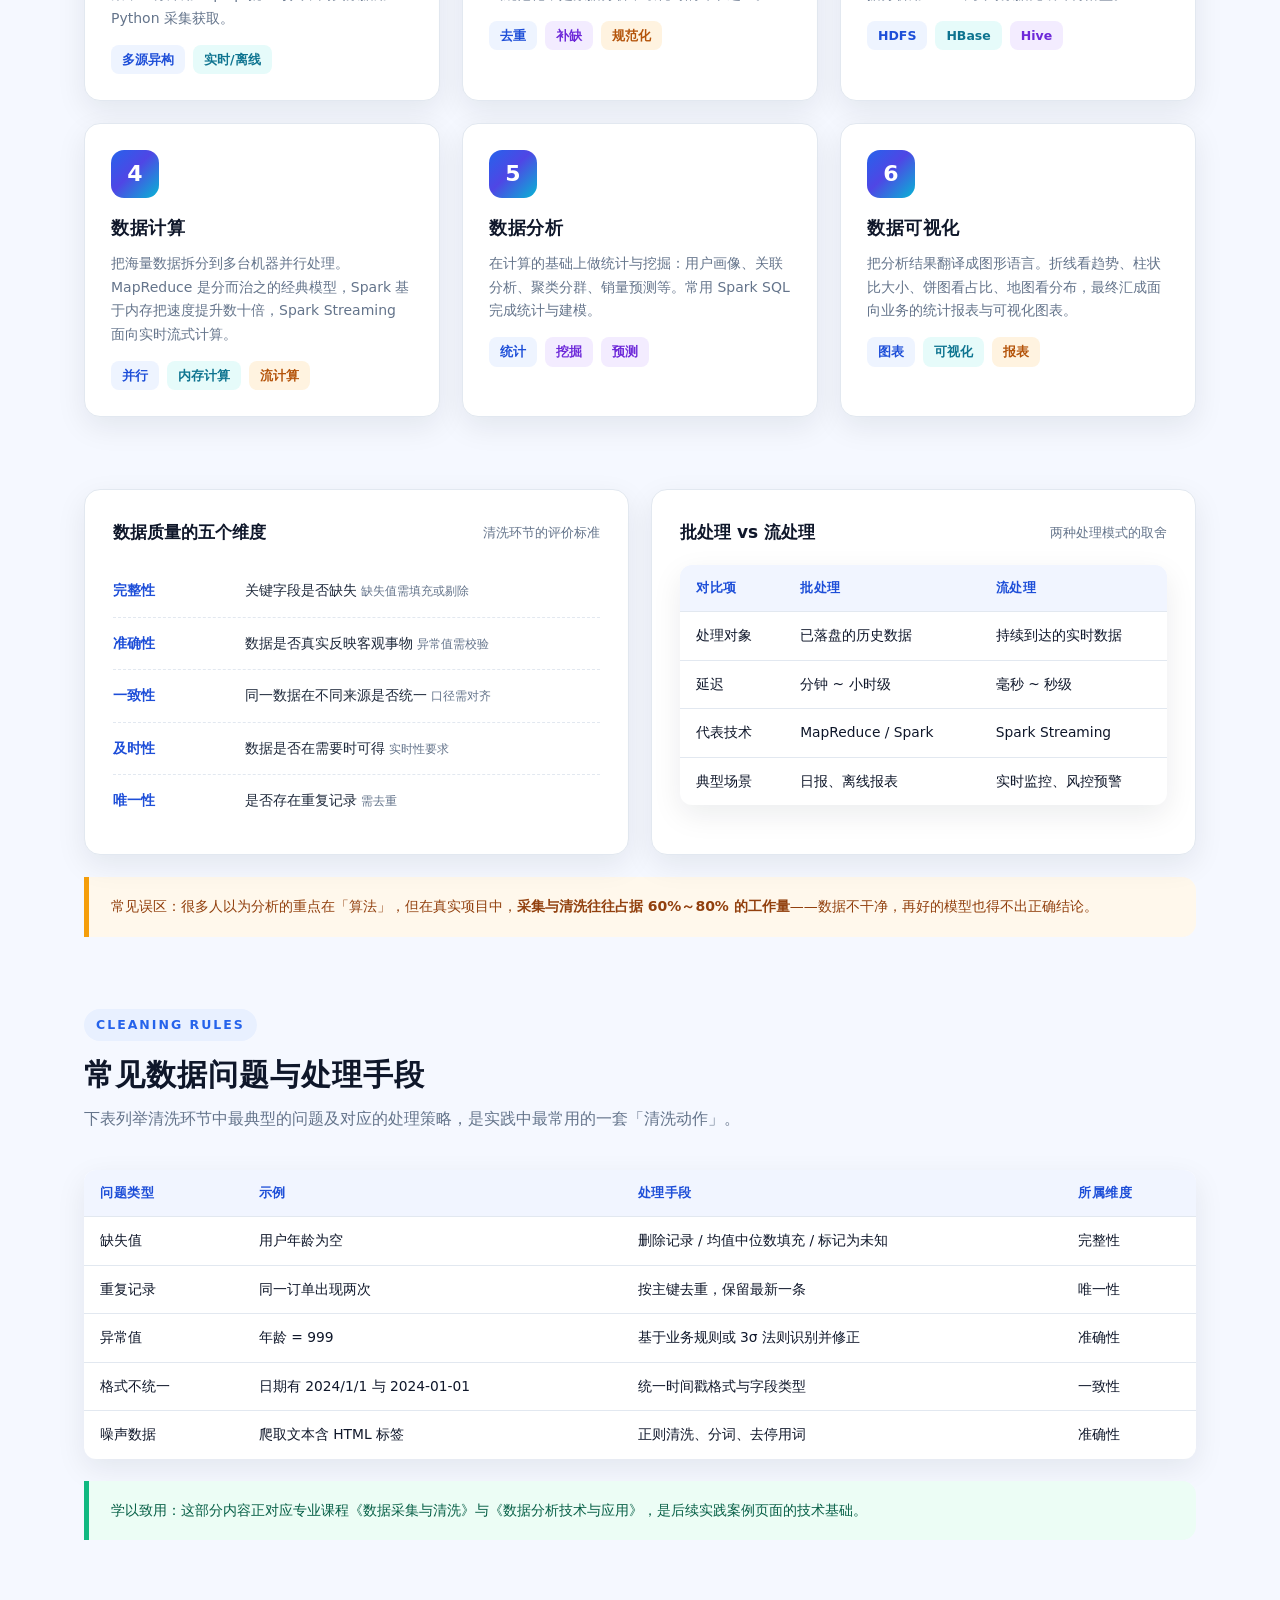
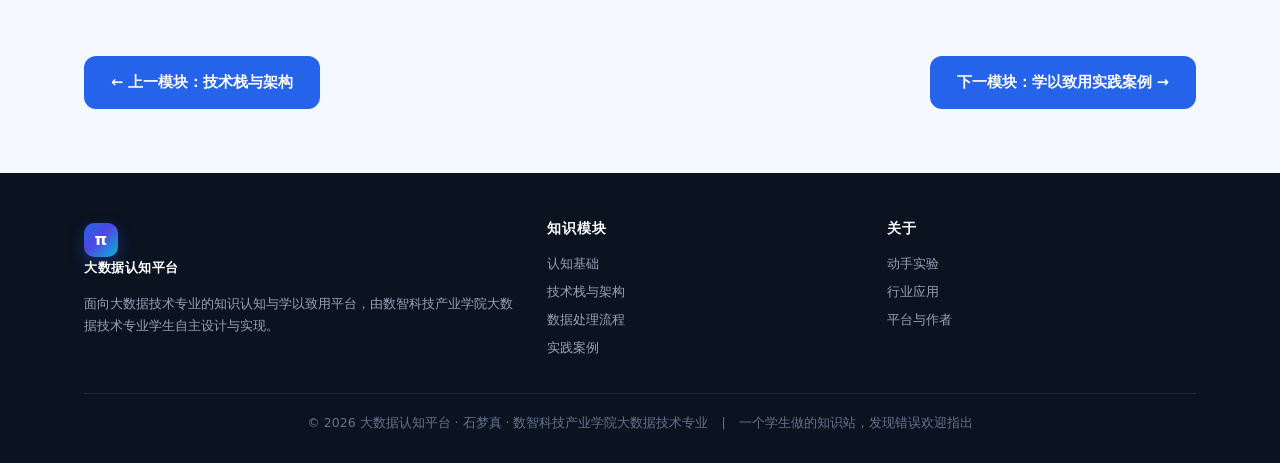
<file: pipeline.html>
﻿<!DOCTYPE html>
<html lang="zh-CN">
<head>
<meta charset="UTF-8">
<meta name="viewport" content="width=device-width, initial-scale=1.0">
<title>数据处理全流程 · 大数据认知平台</title>
<meta name="description" content="大数据处理全流程：采集、清洗、存储、计算、分析、可视化六环节的核心任务、代表工具与关键要点。">
<link rel="icon" href="data:image/svg+xml,%3Csvg xmlns='http://www.w3.org/2000/svg' viewBox='0 0 64 64'%3E%3Crect width='64' height='64' rx='14' fill='%232563eb'/%3E%3Ctext x='32' y='45' font-size='38' text-anchor='middle' fill='%23ffffff' font-family='Georgia,serif' font-weight='bold'%3Eπ%3C/text%3E%3C/svg%3E">
<link rel="stylesheet" href="assets/css/style.css">
</head>
<body>

<nav class="nav">
  <div class="container">
    <a class="brand" href="index.html"><span class="logo">π</span><span>大数据认知平台<small>BIG DATA COGNITION</small></span></a>
    <button class="hamburger" aria-label="菜单"><i></i><i></i><i></i></button>
    <div class="nav-links">
      <a href="index.html">首页</a>
      <a href="concept.html">认知基础</a>
      <a href="techstack.html">技术栈</a>
      <a href="pipeline.html">数据流程</a>
      <a href="practice.html">实践案例</a>
      <a href="lab.html">动手实验</a>
      <a href="cases.html">行业应用</a>
      <a href="about.html">关于</a>
    </div>
  </div>
</nav>

<header class="banner">
  <div class="container">
    <div class="crumb"><a href="index.html">首页</a> / 数据处理全流程</div>
    <h1>数据处理全流程</h1>
    <p>从原始数据到业务洞察，大数据处理要经历采集、清洗、存储、计算、分析、可视化六个环节，环环相扣，缺一不可。</p>
  </div>
</header>

<!-- 流水线 -->
<section class="section">
  <div class="container">
    <div class="section-head reveal">
      <span class="eyebrow">Data Pipeline</span>
      <h2>一条数据流水线的六个环节</h2>
      <p>数据像流水一样自上而下经过六个环节，每一环都在为下一环「增值」：把原始、杂乱的数据，逐步加工成可以决策的信息。</p>
    </div>
    <div class="diagram reveal" style="margin-bottom:24px">
      <svg viewBox="0 0 1100 215" role="img" aria-label="数据采集、清洗、存储、计算、分析、可视化六环节流水线示意图">
        <defs>
          <marker id="plArrow" viewBox="0 0 10 10" refX="8" refY="5" markerWidth="6" markerHeight="6" orient="auto-start-reverse">
            <path d="M0 0 L10 5 L0 10 z" fill="#93b4f5"/>
          </marker>
        </defs>
        <g>
          <rect x="15" y="30" width="150" height="130" rx="14" fill="#ffffff" stroke="#e2e8f0" stroke-width="2"/>
          <circle cx="90" cy="70" r="20" fill="#2563eb"/>
          <text x="90" y="76" text-anchor="middle" fill="#ffffff" font-size="15" font-weight="700">1</text>
          <text x="90" y="118" text-anchor="middle" fill="#0f172a" font-size="13.5" font-weight="700">数据采集</text>
          <text x="90" y="142" text-anchor="middle" fill="#64748b" font-size="10.5">Flume/Sqoop</text>
        </g>
        <line x1="167" y1="95" x2="193" y2="95" stroke="#93b4f5" stroke-width="2" marker-end="url(#plArrow)"/>
        <g>
          <rect x="199" y="30" width="150" height="130" rx="14" fill="#ffffff" stroke="#e2e8f0" stroke-width="2"/>
          <circle cx="274" cy="70" r="20" fill="#0891b2"/>
          <text x="274" y="76" text-anchor="middle" fill="#ffffff" font-size="15" font-weight="700">2</text>
          <text x="274" y="118" text-anchor="middle" fill="#0f172a" font-size="13.5" font-weight="700">数据清洗</text>
          <text x="274" y="142" text-anchor="middle" fill="#64748b" font-size="10.5">Python 处理</text>
        </g>
        <line x1="351" y1="95" x2="377" y2="95" stroke="#93b4f5" stroke-width="2" marker-end="url(#plArrow)"/>
        <g>
          <rect x="383" y="30" width="150" height="130" rx="14" fill="#ffffff" stroke="#e2e8f0" stroke-width="2"/>
          <circle cx="458" cy="70" r="20" fill="#4f46e5"/>
          <text x="458" y="76" text-anchor="middle" fill="#ffffff" font-size="15" font-weight="700">3</text>
          <text x="458" y="118" text-anchor="middle" fill="#0f172a" font-size="13.5" font-weight="700">数据存储</text>
          <text x="458" y="142" text-anchor="middle" fill="#64748b" font-size="10.5">HDFS·HBase</text>
        </g>
        <line x1="535" y1="95" x2="561" y2="95" stroke="#93b4f5" stroke-width="2" marker-end="url(#plArrow)"/>
        <g>
          <rect x="567" y="30" width="150" height="130" rx="14" fill="#ffffff" stroke="#e2e8f0" stroke-width="2"/>
          <circle cx="642" cy="70" r="20" fill="#7c3aed"/>
          <text x="642" y="76" text-anchor="middle" fill="#ffffff" font-size="15" font-weight="700">4</text>
          <text x="642" y="118" text-anchor="middle" fill="#0f172a" font-size="13.5" font-weight="700">数据计算</text>
          <text x="642" y="142" text-anchor="middle" fill="#64748b" font-size="10.5">MapReduce</text>
        </g>
        <line x1="719" y1="95" x2="745" y2="95" stroke="#93b4f5" stroke-width="2" marker-end="url(#plArrow)"/>
        <g>
          <rect x="751" y="30" width="150" height="130" rx="14" fill="#ffffff" stroke="#e2e8f0" stroke-width="2"/>
          <circle cx="826" cy="70" r="20" fill="#0e7490"/>
          <text x="826" y="76" text-anchor="middle" fill="#ffffff" font-size="15" font-weight="700">5</text>
          <text x="826" y="118" text-anchor="middle" fill="#0f172a" font-size="13.5" font-weight="700">数据分析</text>
          <text x="826" y="142" text-anchor="middle" fill="#64748b" font-size="10.5">Spark SQL</text>
        </g>
        <line x1="903" y1="95" x2="929" y2="95" stroke="#93b4f5" stroke-width="2" marker-end="url(#plArrow)"/>
        <g>
          <rect x="935" y="30" width="150" height="130" rx="14" fill="#ffffff" stroke="#e2e8f0" stroke-width="2"/>
          <circle cx="1010" cy="70" r="20" fill="#f59e0b"/>
          <text x="1010" y="76" text-anchor="middle" fill="#ffffff" font-size="15" font-weight="700">6</text>
          <text x="1010" y="118" text-anchor="middle" fill="#0f172a" font-size="13.5" font-weight="700">数据可视化</text>
          <text x="1010" y="142" text-anchor="middle" fill="#64748b" font-size="10.5">统计报表</text>
        </g>
      </svg>
      <span class="cap">图 1　六个环节依次衔接、缺一不可，每一环都为下一环把数据「加工得更可用」</span>
    </div>
    <div class="flow reveal">
      <div class="step"><div class="num">1</div><h4>数据采集</h4><p>从日志、数据库、接口、文件中把分散的数据汇集起来。</p><div class="tools"><span>Flume</span><span>Sqoop</span><span>Python 采集</span></div></div>
      <div class="arrow">→</div>
      <div class="step"><div class="num">2</div><h4>数据清洗</h4><p>去重、补缺、纠错、格式化，让「脏数据」变得规范可用。</p><div class="tools"><span>Python</span><span>数据清洗</span></div></div>
      <div class="arrow">→</div>
      <div class="step"><div class="num">3</div><h4>数据存储</h4><p>按结构与非结构分门别类，落盘到分布式存储中。</p><div class="tools"><span>HDFS</span><span>HBase</span><span>Hive</span></div></div>
      <div class="arrow">→</div>
      <div class="step"><div class="num">4</div><h4>数据计算</h4><p>用集群并行处理海量数据，完成统计、聚合与转换。</p><div class="tools"><span>MapReduce</span><span>Spark</span></div></div>
      <div class="arrow">→</div>
      <div class="step"><div class="num">5</div><h4>数据分析</h4><p>挖掘规律与关联，输出指标、画像、预测等洞察。</p><div class="tools"><span>Spark SQL</span><span>数据仓库</span></div></div>
      <div class="arrow">→</div>
      <div class="step"><div class="num">6</div><h4>数据可视化</h4><p>把结果变成图表与报表，让数据「看得懂、用得上」。</p><div class="tools"><span>数据可视化</span><span>统计报表</span></div></div>
    </div>
    <div class="callout" style="margin-top:22px">专业视角：六个环节并非一次性的直线，实际生产中常通过调度手段周期性地、自动化地反复执行，形成「数据流水线」。</div>
  </div>
</section>

<!-- 各环节详解 -->
<section class="section" style="padding-top:0">
  <div class="container">
    <div class="section-head reveal">
      <span class="eyebrow">Step by Step</span>
      <h2>每个环节做什么</h2>
      <p>拆解六个环节的核心任务、常用工具与关键要点，帮你在实践中对号入座。</p>
    </div>
    <div class="grid g-3">
      <div class="card reveal">
        <div class="ico">1</div>
        <h3>数据采集</h3>
        <p>解决「数据从哪里来」。需要处理多源、异构、实时与非实时等不同场景：日志流用 Flume 采集，业务库用 Sqoop 批量导入，网页数据用 Python 采集获取。</p>
        <div class="tags"><span class="chip">多源异构</span><span class="chip c2">实时/离线</span></div>
      </div>
      <div class="card reveal" data-delay=".05">
        <div class="ico">2</div>
        <h3>数据清洗</h3>
        <p>数据质量决定分析成败。清洗包括缺失值填充、异常值处理、重复数据删除、字段类型统一与格式规范化，是数据分析中最耗时的环节之一。</p>
        <div class="tags"><span class="chip">去重</span><span class="chip c3">补缺</span><span class="chip c4">规范化</span></div>
      </div>
      <div class="card reveal" data-delay=".1">
        <div class="ico">3</div>
        <h3>数据存储</h3>
        <p>根据数据特点选择合适的存储：海量大文件用 HDFS，需要实时随机读写用 HBase，结构化数据分析用 Hive，实时数据先缓冲再落盘。</p>
        <div class="tags"><span class="chip">HDFS</span><span class="chip c2">HBase</span><span class="chip c3">Hive</span></div>
      </div>
      <div class="card reveal">
        <div class="ico">4</div>
        <h3>数据计算</h3>
        <p>把海量数据拆分到多台机器并行处理。MapReduce 是分而治之的经典模型，Spark 基于内存把速度提升数十倍，Spark Streaming 面向实时流式计算。</p>
        <div class="tags"><span class="chip">并行</span><span class="chip c2">内存计算</span><span class="chip c4">流计算</span></div>
      </div>
      <div class="card reveal" data-delay=".05">
        <div class="ico">5</div>
        <h3>数据分析</h3>
        <p>在计算的基础上做统计与挖掘：用户画像、关联分析、聚类分群、销量预测等。常用 Spark SQL 完成统计与建模。</p>
        <div class="tags"><span class="chip">统计</span><span class="chip c3">挖掘</span><span class="chip c3">预测</span></div>
      </div>
      <div class="card reveal" data-delay=".1">
        <div class="ico">6</div>
        <h3>数据可视化</h3>
        <p>把分析结果翻译成图形语言。折线看趋势、柱状比大小、饼图看占比、地图看分布，最终汇成面向业务的统计报表与可视化图表。</p>
        <div class="tags"><span class="chip">图表</span><span class="chip c2">可视化</span><span class="chip c4">报表</span></div>
      </div>
    </div>
  </div>
</section>

<!-- 数据质量 -->
<section class="section" style="padding-top:0">
  <div class="container">
    <div class="grid g-2">
      <div class="panel reveal">
        <div class="ph"><h3>数据质量的五个维度</h3><span class="hint">清洗环节的评价标准</span></div>
        <div class="row-list">
          <div class="r"><span class="k">完整性</span><span class="v">关键字段是否缺失 <small>缺失值需填充或剔除</small></span></div>
          <div class="r"><span class="k">准确性</span><span class="v">数据是否真实反映客观事物 <small>异常值需校验</small></span></div>
          <div class="r"><span class="k">一致性</span><span class="v">同一数据在不同来源是否统一 <small>口径需对齐</small></span></div>
          <div class="r"><span class="k">及时性</span><span class="v">数据是否在需要时可得 <small>实时性要求</small></span></div>
          <div class="r"><span class="k">唯一性</span><span class="v">是否存在重复记录 <small>需去重</small></span></div>
        </div>
      </div>
      <div class="panel reveal" data-delay=".08">
        <div class="ph"><h3>批处理 vs 流处理</h3><span class="hint">两种处理模式的取舍</span></div>
        <table class="tbl">
          <thead><tr><th>对比项</th><th>批处理</th><th>流处理</th></tr></thead>
          <tbody>
            <tr><td>处理对象</td><td>已落盘的历史数据</td><td>持续到达的实时数据</td></tr>
            <tr><td>延迟</td><td>分钟 ~ 小时级</td><td>毫秒 ~ 秒级</td></tr>
            <tr><td>代表技术</td><td>MapReduce / Spark</td><td>Spark Streaming</td></tr>
            <tr><td>典型场景</td><td>日报、离线报表</td><td>实时监控、风控预警</td></tr>
          </tbody>
        </table>
      </div>
    </div>
    <div class="callout warn" style="margin-top:22px">常见误区：很多人以为分析的重点在「算法」，但在真实项目中，<b>采集与清洗往往占据 60%～80% 的工作量</b>——数据不干净，再好的模型也得不出正确结论。</div>
  </div>
</section>

<!-- 清洗规则示意 -->
<section class="section" style="padding-top:0">
  <div class="container">
    <div class="section-head reveal">
      <span class="eyebrow">Cleaning Rules</span>
      <h2>常见数据问题与处理手段</h2>
      <p>下表列举清洗环节中最典型的问题及对应的处理策略，是实践中最常用的一套「清洗动作」。</p>
    </div>
    <table class="tbl reveal">
      <thead><tr><th>问题类型</th><th>示例</th><th>处理手段</th><th>所属维度</th></tr></thead>
      <tbody>
        <tr><td>缺失值</td><td>用户年龄为空</td><td>删除记录 / 均值中位数填充 / 标记为未知</td><td>完整性</td></tr>
        <tr><td>重复记录</td><td>同一订单出现两次</td><td>按主键去重，保留最新一条</td><td>唯一性</td></tr>
        <tr><td>异常值</td><td>年龄 = 999</td><td>基于业务规则或 3σ 法则识别并修正</td><td>准确性</td></tr>
        <tr><td>格式不统一</td><td>日期有 2024/1/1 与 2024-01-01</td><td>统一时间戳格式与字段类型</td><td>一致性</td></tr>
        <tr><td>噪声数据</td><td>爬取文本含 HTML 标签</td><td>正则清洗、分词、去停用词</td><td>准确性</td></tr>
      </tbody>
    </table>
    <div class="callout ok" style="margin-top:22px">学以致用：这部分内容正对应专业课程《数据采集与清洗》与《数据分析技术与应用》，是后续实践案例页面的技术基础。</div>
  </div>
</section>

<!-- 前后导航 -->
<section class="section-sm">
  <div class="container" style="display:flex;justify-content:space-between;gap:14px;flex-wrap:wrap">
    <a class="btn btn-blue" href="techstack.html">← 上一模块：技术栈与架构</a>
    <a class="btn btn-blue" href="practice.html">下一模块：学以致用实践案例 →</a>
  </div>
</section>

<footer class="footer">
  <div class="container">
    <div class="cols">
      <div>
        <a class="brand" href="index.html"><span class="logo">π</span><span>大数据认知平台</span></a>
        <p style="margin-top:14px">面向大数据技术专业的知识认知与学以致用平台，由数智科技产业学院大数据技术专业学生自主设计与实现。</p>
      </div>
      <div>
        <h4>知识模块</h4>
        <a href="concept.html">认知基础</a>
        <a href="techstack.html">技术栈与架构</a>
        <a href="pipeline.html">数据处理流程</a>
        <a href="practice.html">实践案例</a>
      </div>
      <div>
        <h4>关于</h4>
        <a href="lab.html">动手实验</a>
        <a href="cases.html">行业应用</a>
        <a href="about.html">平台与作者</a></div>
    </div>
    <div class="bottom">© 2026 大数据认知平台 · 石梦真 · 数智科技产业学院大数据技术专业　|　一个学生做的知识站，发现错误欢迎指出</div>
  </div>
</footer>

<script src="assets/js/main.js"></script>
</body>
</html>
</file>
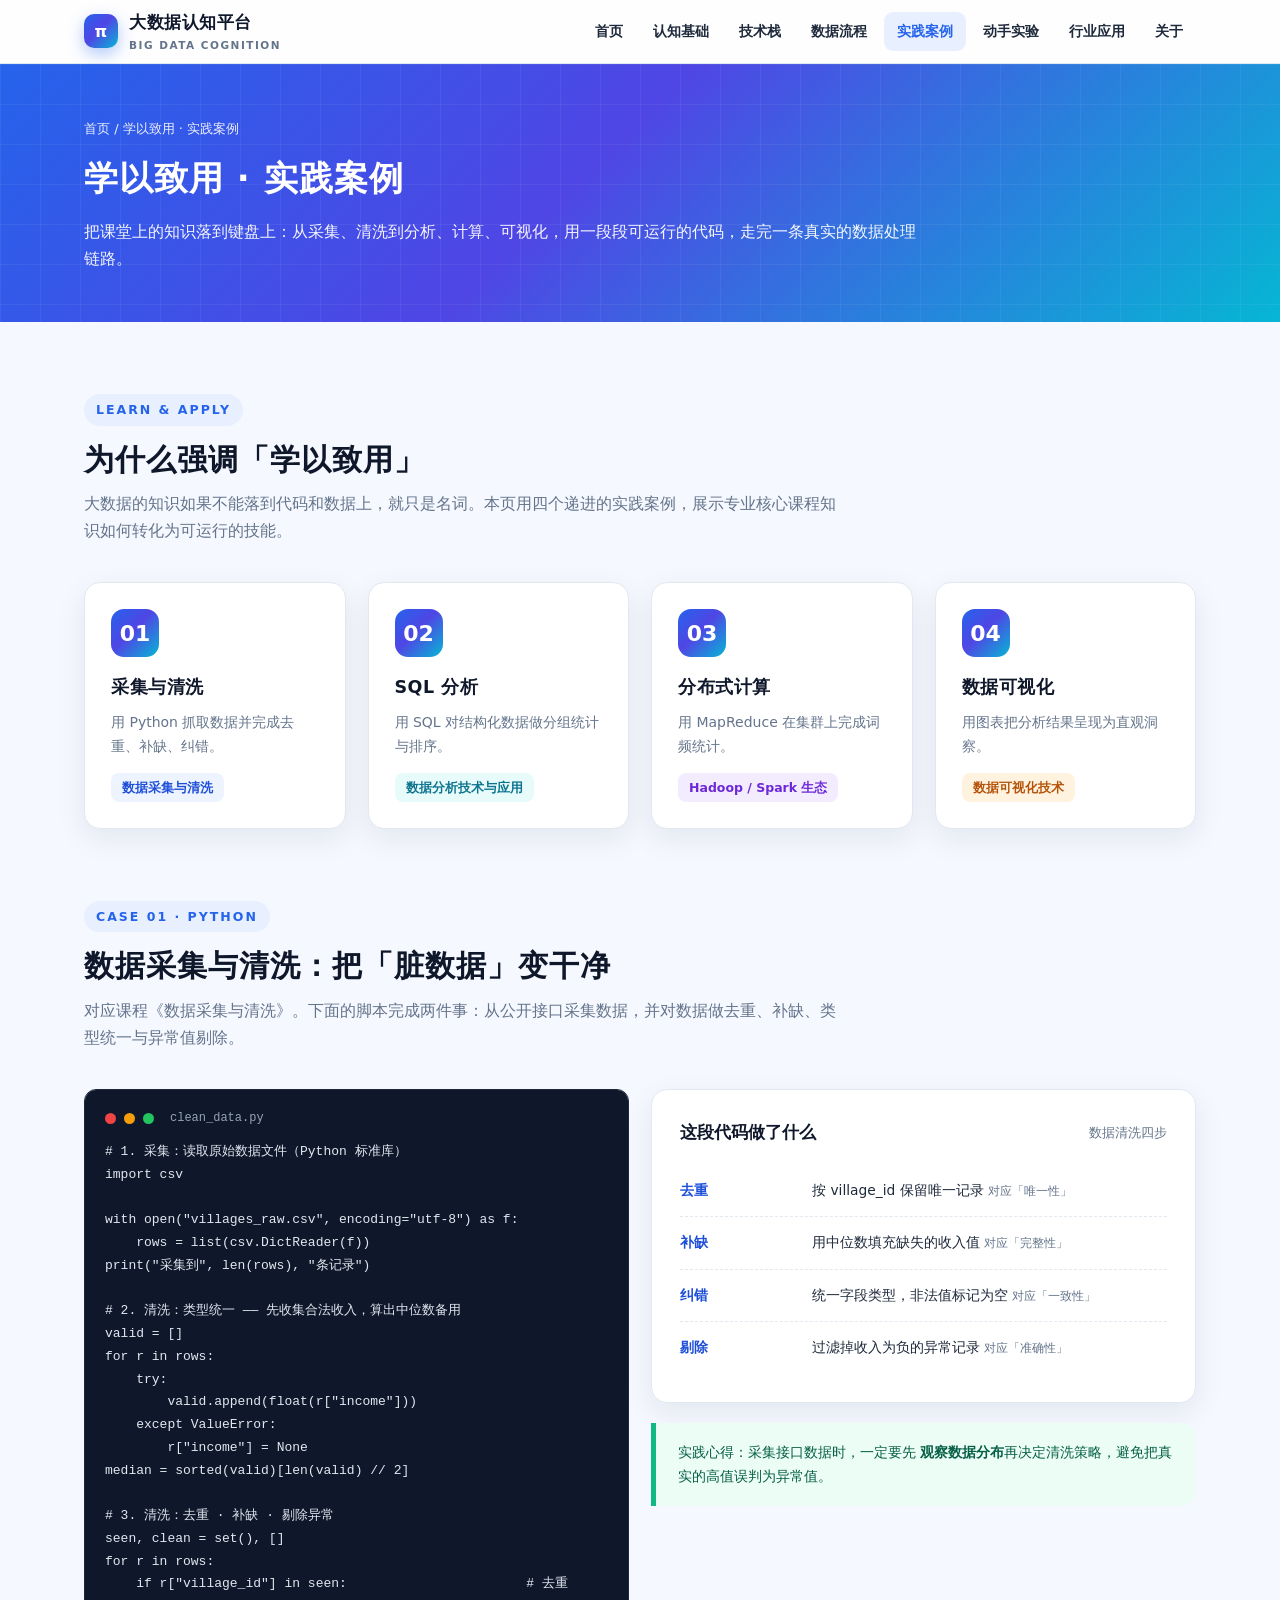
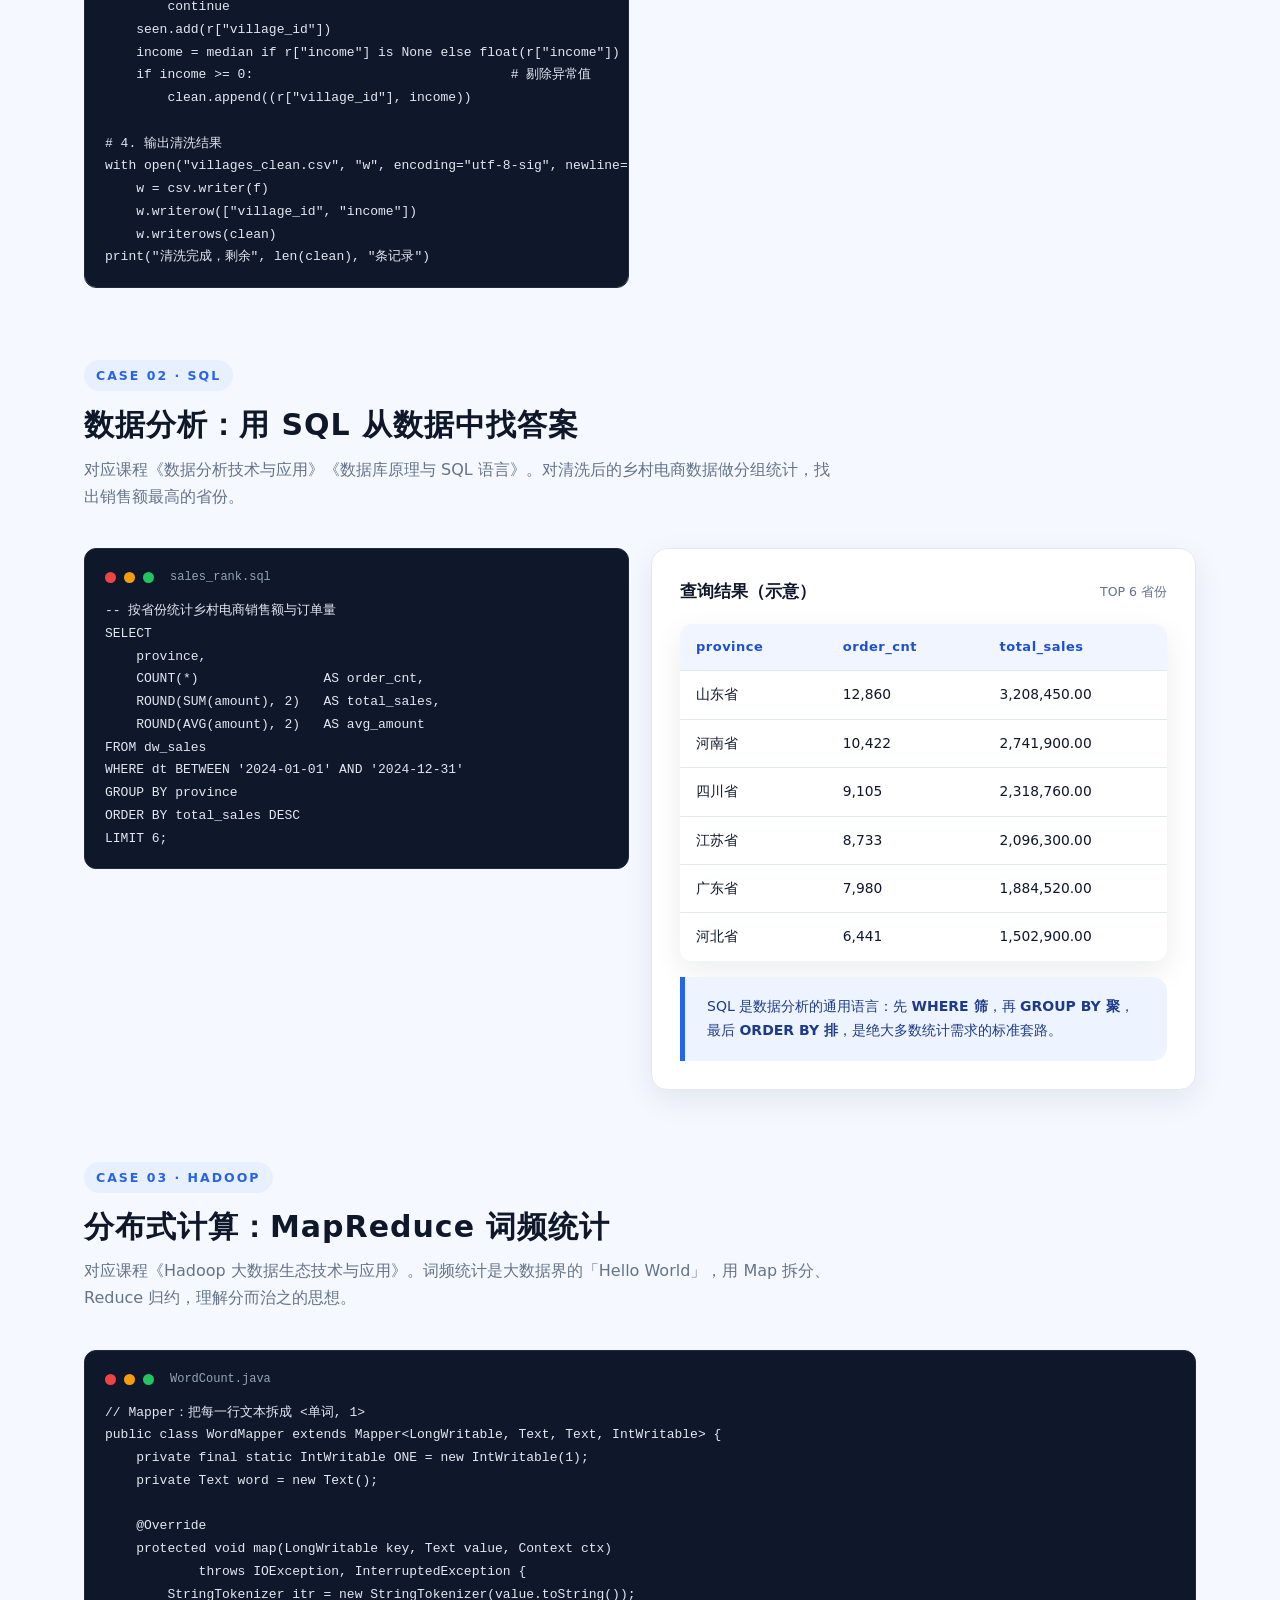
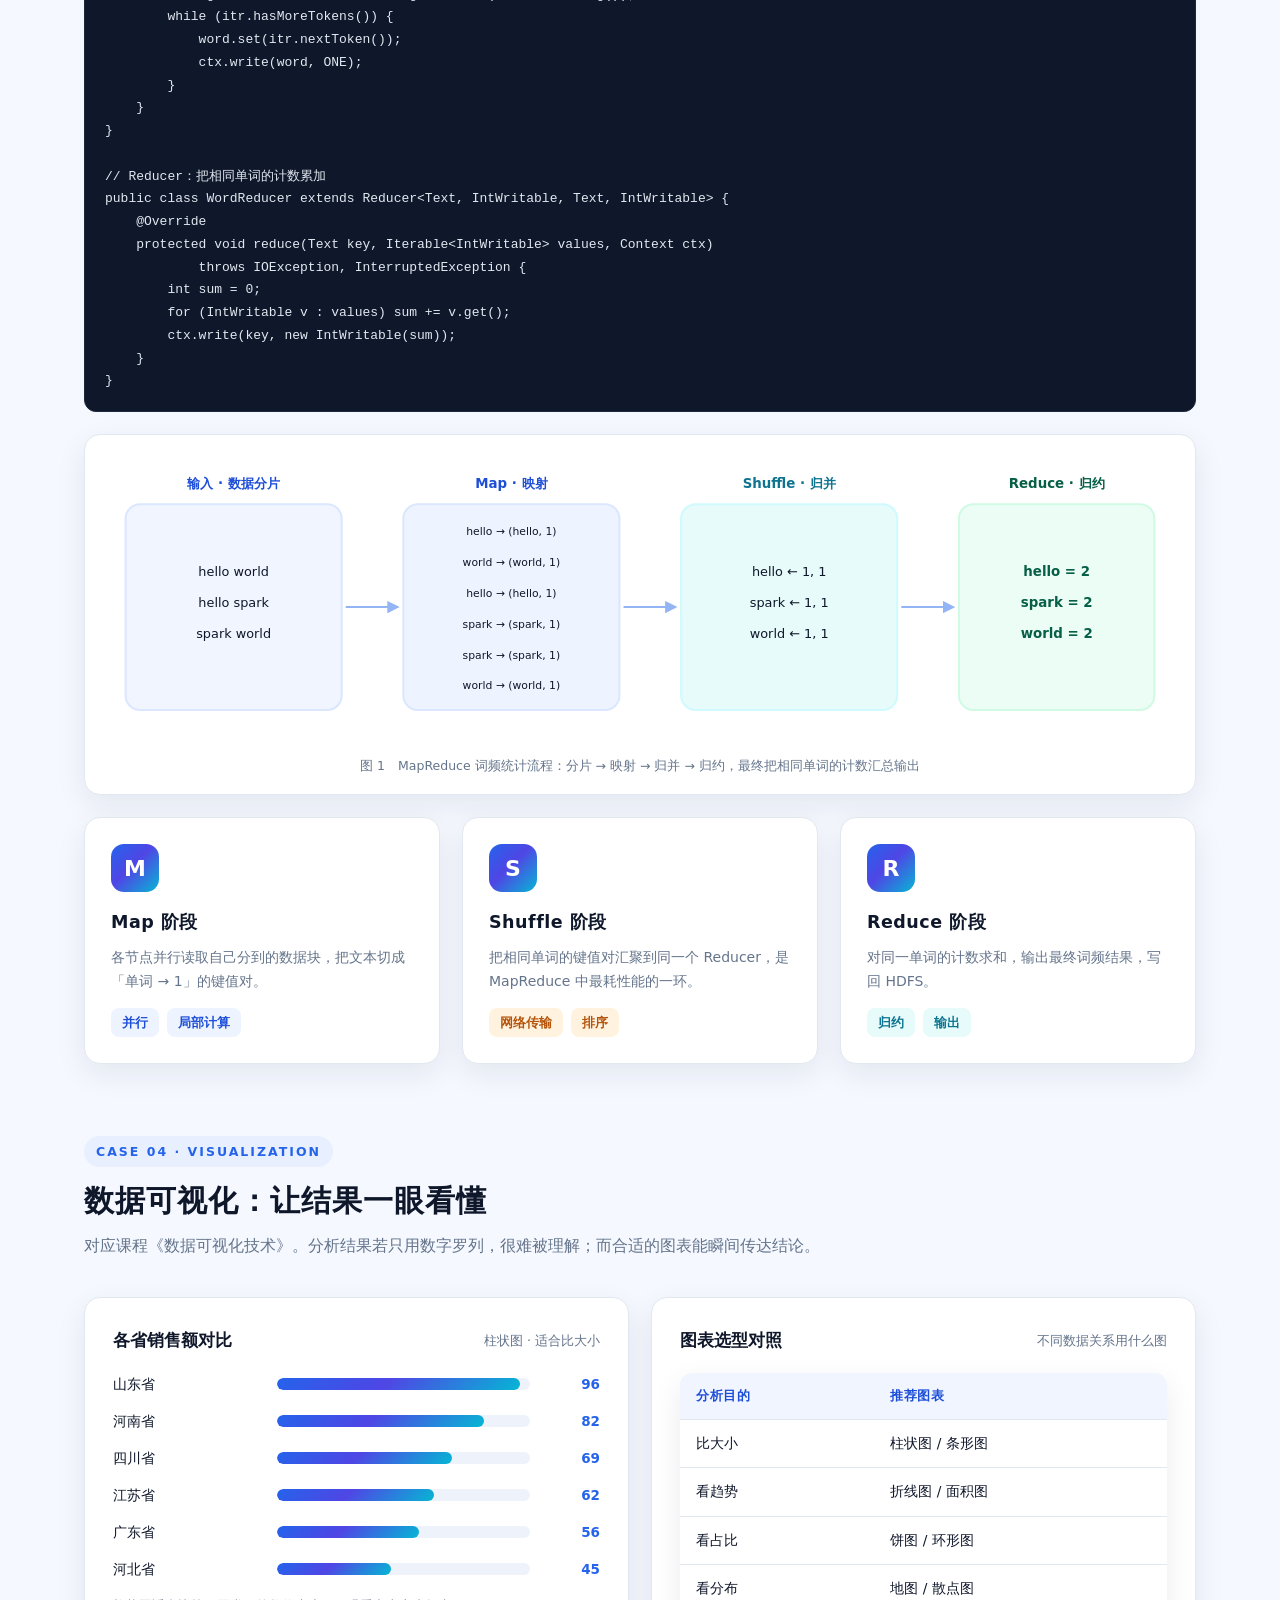
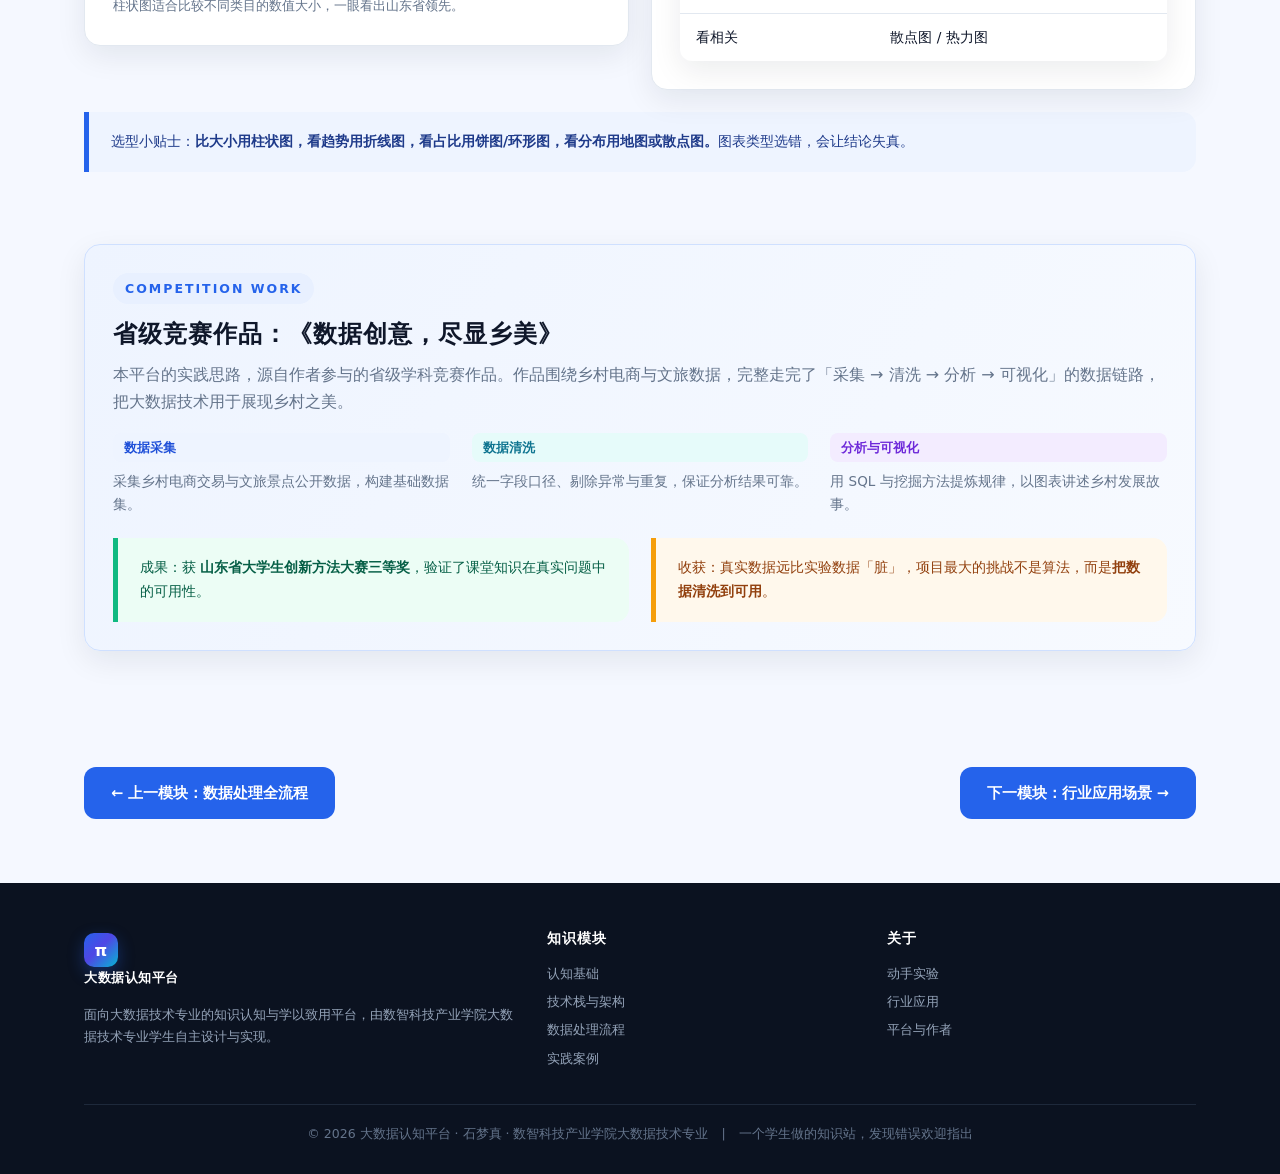
<file: practice.html>
﻿<!DOCTYPE html>
<html lang="zh-CN">
<head>
<meta charset="UTF-8">
<meta name="viewport" content="width=device-width, initial-scale=1.0">
<title>学以致用 · 实践案例 · 大数据认知平台</title>
<meta name="description" content="学以致用实践案例：Python 数据采集与清洗、SQL 数据分析、Hadoop MapReduce 词频统计与数据可视化。">
<link rel="icon" href="data:image/svg+xml,%3Csvg xmlns='http://www.w3.org/2000/svg' viewBox='0 0 64 64'%3E%3Crect width='64' height='64' rx='14' fill='%232563eb'/%3E%3Ctext x='32' y='45' font-size='38' text-anchor='middle' fill='%23ffffff' font-family='Georgia,serif' font-weight='bold'%3Eπ%3C/text%3E%3C/svg%3E">
<link rel="stylesheet" href="assets/css/style.css">
</head>
<body>

<nav class="nav">
  <div class="container">
    <a class="brand" href="index.html"><span class="logo">π</span><span>大数据认知平台<small>BIG DATA COGNITION</small></span></a>
    <button class="hamburger" aria-label="菜单"><i></i><i></i><i></i></button>
    <div class="nav-links">
      <a href="index.html">首页</a>
      <a href="concept.html">认知基础</a>
      <a href="techstack.html">技术栈</a>
      <a href="pipeline.html">数据流程</a>
      <a href="practice.html">实践案例</a>
      <a href="lab.html">动手实验</a>
      <a href="cases.html">行业应用</a>
      <a href="about.html">关于</a>
    </div>
  </div>
</nav>

<header class="banner">
  <div class="container">
    <div class="crumb"><a href="index.html">首页</a> / 学以致用 · 实践案例</div>
    <h1>学以致用 · 实践案例</h1>
    <p>把课堂上的知识落到键盘上：从采集、清洗到分析、计算、可视化，用一段段可运行的代码，走完一条真实的数据处理链路。</p>
  </div>
</header>

<!-- 理念 -->
<section class="section">
  <div class="container">
    <div class="section-head reveal">
      <span class="eyebrow">Learn &amp; Apply</span>
      <h2>为什么强调「学以致用」</h2>
      <p>大数据的知识如果不能落到代码和数据上，就只是名词。本页用四个递进的实践案例，展示专业核心课程知识如何转化为可运行的技能。</p>
    </div>
    <div class="grid g-4">
      <div class="card reveal"><div class="ico">01</div><h3>采集与清洗</h3><p>用 Python 抓取数据并完成去重、补缺、纠错。</p><div class="tags"><span class="chip">数据采集与清洗</span></div></div>
      <div class="card reveal" data-delay=".05"><div class="ico">02</div><h3>SQL 分析</h3><p>用 SQL 对结构化数据做分组统计与排序。</p><div class="tags"><span class="chip c2">数据分析技术与应用</span></div></div>
      <div class="card reveal" data-delay=".1"><div class="ico">03</div><h3>分布式计算</h3><p>用 MapReduce 在集群上完成词频统计。</p><div class="tags"><span class="chip c3">Hadoop / Spark 生态</span></div></div>
      <div class="card reveal" data-delay=".15"><div class="ico">04</div><h3>数据可视化</h3><p>用图表把分析结果呈现为直观洞察。</p><div class="tags"><span class="chip c4">数据可视化技术</span></div></div>
    </div>
  </div>
</section>

<!-- 案例一：Python 采集与清洗 -->
<section class="section" style="padding-top:0">
  <div class="container">
    <div class="section-head reveal">
      <span class="eyebrow">Case 01 · Python</span>
      <h2>数据采集与清洗：把「脏数据」变干净</h2>
      <p>对应课程《数据采集与清洗》。下面的脚本完成两件事：从公开接口采集数据，并对数据做去重、补缺、类型统一与异常值剔除。</p>
    </div>
    <div class="grid g-2" style="align-items:start">
      <div class="code reveal">
        <div class="head"><span class="d d1"></span><span class="d d2"></span><span class="d d3"></span><span class="t">clean_data.py</span></div>
<pre style="margin:0;white-space:pre;font-family:inherit;color:inherit"># 1. 采集：读取原始数据文件（Python 标准库）
import csv

with open("villages_raw.csv", encoding="utf-8") as f:
    rows = list(csv.DictReader(f))
print("采集到", len(rows), "条记录")

# 2. 清洗：类型统一 —— 先收集合法收入，算出中位数备用
valid = []
for r in rows:
    try:
        valid.append(float(r["income"]))
    except ValueError:
        r["income"] = None
median = sorted(valid)[len(valid) // 2]

# 3. 清洗：去重 · 补缺 · 剔除异常
seen, clean = set(), []
for r in rows:
    if r["village_id"] in seen:                       # 去重
        continue
    seen.add(r["village_id"])
    income = median if r["income"] is None else float(r["income"])   # 补缺
    if income &gt;= 0:                                 # 剔除异常值
        clean.append((r["village_id"], income))

# 4. 输出清洗结果
with open("villages_clean.csv", "w", encoding="utf-8-sig", newline="") as f:
    w = csv.writer(f)
    w.writerow(["village_id", "income"])
    w.writerows(clean)
print("清洗完成，剩余", len(clean), "条记录")</pre>
      </div>
      <div class="reveal" data-delay=".08">
        <div class="panel">
          <div class="ph"><h3>这段代码做了什么</h3><span class="hint">数据清洗四步</span></div>
          <div class="row-list">
            <div class="r"><span class="k">去重</span><span class="v">按 village_id 保留唯一记录 <small>对应「唯一性」</small></span></div>
            <div class="r"><span class="k">补缺</span><span class="v">用中位数填充缺失的收入值 <small>对应「完整性」</small></span></div>
            <div class="r"><span class="k">纠错</span><span class="v">统一字段类型，非法值标记为空 <small>对应「一致性」</small></span></div>
            <div class="r"><span class="k">剔除</span><span class="v">过滤掉收入为负的异常记录 <small>对应「准确性」</small></span></div>
          </div>
        </div>
        <div class="callout ok" style="margin-top:20px">实践心得：采集接口数据时，一定要先 <b>观察数据分布</b>再决定清洗策略，避免把真实的高值误判为异常值。</div>
      </div>
    </div>
  </div>
</section>

<!-- 案例二：SQL 分析 -->
<section class="section" style="padding-top:0">
  <div class="container">
    <div class="section-head reveal">
      <span class="eyebrow">Case 02 · SQL</span>
      <h2>数据分析：用 SQL 从数据中找答案</h2>
      <p>对应课程《数据分析技术与应用》《数据库原理与 SQL 语言》。对清洗后的乡村电商数据做分组统计，找出销售额最高的省份。</p>
    </div>
    <div class="grid g-2" style="align-items:start">
      <div class="code reveal">
        <div class="head"><span class="d d1"></span><span class="d d2"></span><span class="d d3"></span><span class="t">sales_rank.sql</span></div>
<pre style="margin:0;white-space:pre;font-family:inherit;color:inherit">-- 按省份统计乡村电商销售额与订单量
SELECT
    province,
    COUNT(*)                AS order_cnt,
    ROUND(SUM(amount), 2)   AS total_sales,
    ROUND(AVG(amount), 2)   AS avg_amount
FROM dw_sales
WHERE dt BETWEEN '2024-01-01' AND '2024-12-31'
GROUP BY province
ORDER BY total_sales DESC
LIMIT 6;</pre>
      </div>
      <div class="reveal" data-delay=".08">
        <div class="panel">
          <div class="ph"><h3>查询结果（示意）</h3><span class="hint">TOP 6 省份</span></div>
          <table class="tbl">
            <thead><tr><th>province</th><th>order_cnt</th><th>total_sales</th></tr></thead>
            <tbody>
              <tr><td>山东省</td><td>12,860</td><td>3,208,450.00</td></tr>
              <tr><td>河南省</td><td>10,422</td><td>2,741,900.00</td></tr>
              <tr><td>四川省</td><td>9,105</td><td>2,318,760.00</td></tr>
              <tr><td>江苏省</td><td>8,733</td><td>2,096,300.00</td></tr>
              <tr><td>广东省</td><td>7,980</td><td>1,884,520.00</td></tr>
              <tr><td>河北省</td><td>6,441</td><td>1,502,900.00</td></tr>
            </tbody>
          </table>
          <div class="callout" style="margin-top:16px">SQL 是数据分析的通用语言：先 <b>WHERE 筛</b>，再 <b>GROUP BY 聚</b>，最后 <b>ORDER BY 排</b>，是绝大多数统计需求的标准套路。</div>
        </div>
      </div>
    </div>
  </div>
</section>

<!-- 案例三：Hadoop MapReduce -->
<section class="section" style="padding-top:0">
  <div class="container">
    <div class="section-head reveal">
      <span class="eyebrow">Case 03 · Hadoop</span>
      <h2>分布式计算：MapReduce 词频统计</h2>
      <p>对应课程《Hadoop 大数据生态技术与应用》。词频统计是大数据界的「Hello World」，用 Map 拆分、Reduce 归约，理解分而治之的思想。</p>
    </div>
    <div class="code reveal">
      <div class="head"><span class="d d1"></span><span class="d d2"></span><span class="d d3"></span><span class="t">WordCount.java</span></div>
<pre style="margin:0;white-space:pre;font-family:inherit;color:inherit">// Mapper：把每一行文本拆成 &lt;单词, 1&gt;
public class WordMapper extends Mapper&lt;LongWritable, Text, Text, IntWritable&gt; {
    private final static IntWritable ONE = new IntWritable(1);
    private Text word = new Text();

    @Override
    protected void map(LongWritable key, Text value, Context ctx)
            throws IOException, InterruptedException {
        StringTokenizer itr = new StringTokenizer(value.toString());
        while (itr.hasMoreTokens()) {
            word.set(itr.nextToken());
            ctx.write(word, ONE);
        }
    }
}

// Reducer：把相同单词的计数累加
public class WordReducer extends Reducer&lt;Text, IntWritable, Text, IntWritable&gt; {
    @Override
    protected void reduce(Text key, Iterable&lt;IntWritable&gt; values, Context ctx)
            throws IOException, InterruptedException {
        int sum = 0;
        for (IntWritable v : values) sum += v.get();
        ctx.write(key, new IntWritable(sum));
    }
}</pre>
    </div>
    <div class="diagram reveal" style="margin-top:22px">
      <svg viewBox="0 0 1040 280" role="img" aria-label="MapReduce 词频统计的 Map、Shuffle、Reduce 三阶段流程示意图">
        <defs>
          <marker id="mrArrow" viewBox="0 0 10 10" refX="8" refY="5" markerWidth="6" markerHeight="6" orient="auto-start-reverse">
            <path d="M0 0 L10 5 L0 10 z" fill="#93b4f5"/>
          </marker>
        </defs>
        <text x="125" y="26" text-anchor="middle" font-size="13" font-weight="700" fill="#1d4ed8">输入 · 数据分片</text>
        <text x="395" y="26" text-anchor="middle" font-size="13" font-weight="700" fill="#1d4ed8">Map · 映射</text>
        <text x="665" y="26" text-anchor="middle" font-size="13" font-weight="700" fill="#0e7490">Shuffle · 归并</text>
        <text x="925" y="26" text-anchor="middle" font-size="13" font-weight="700" fill="#065f46">Reduce · 归约</text>

        <rect x="20" y="42" width="210" height="200" rx="14" fill="#f1f5ff" stroke="#dbe6ff" stroke-width="2"/>
        <text x="125" y="112" text-anchor="middle" font-size="12.5" fill="#0f172a">hello world</text>
        <text x="125" y="142" text-anchor="middle" font-size="12.5" fill="#0f172a">hello spark</text>
        <text x="125" y="172" text-anchor="middle" font-size="12.5" fill="#0f172a">spark world</text>

        <line x1="234" y1="142" x2="284" y2="142" stroke="#93b4f5" stroke-width="2" marker-end="url(#mrArrow)"/>
        <rect x="290" y="42" width="210" height="200" rx="14" fill="#eef4ff" stroke="#dbe6ff" stroke-width="2"/>
        <text x="395" y="72" text-anchor="middle" font-size="10.5" fill="#0f172a">hello → (hello, 1)</text>
        <text x="395" y="102" text-anchor="middle" font-size="10.5" fill="#0f172a">world → (world, 1)</text>
        <text x="395" y="132" text-anchor="middle" font-size="10.5" fill="#0f172a">hello → (hello, 1)</text>
        <text x="395" y="162" text-anchor="middle" font-size="10.5" fill="#0f172a">spark → (spark, 1)</text>
        <text x="395" y="192" text-anchor="middle" font-size="10.5" fill="#0f172a">spark → (spark, 1)</text>
        <text x="395" y="222" text-anchor="middle" font-size="10.5" fill="#0f172a">world → (world, 1)</text>

        <line x1="504" y1="142" x2="554" y2="142" stroke="#93b4f5" stroke-width="2" marker-end="url(#mrArrow)"/>
        <rect x="560" y="42" width="210" height="200" rx="14" fill="#e6fbfa" stroke="#cffafe" stroke-width="2"/>
        <text x="665" y="112" text-anchor="middle" font-size="12.5" fill="#0f172a">hello ← 1, 1</text>
        <text x="665" y="142" text-anchor="middle" font-size="12.5" fill="#0f172a">spark ← 1, 1</text>
        <text x="665" y="172" text-anchor="middle" font-size="12.5" fill="#0f172a">world ← 1, 1</text>

        <line x1="774" y1="142" x2="824" y2="142" stroke="#93b4f5" stroke-width="2" marker-end="url(#mrArrow)"/>
        <rect x="830" y="42" width="190" height="200" rx="14" fill="#ecfdf5" stroke="#d1fae5" stroke-width="2"/>
        <text x="925" y="112" text-anchor="middle" font-size="13" font-weight="700" fill="#065f46">hello = 2</text>
        <text x="925" y="142" text-anchor="middle" font-size="13" font-weight="700" fill="#065f46">spark = 2</text>
        <text x="925" y="172" text-anchor="middle" font-size="13" font-weight="700" fill="#065f46">world = 2</text>
      </svg>
      <span class="cap">图 1　MapReduce 词频统计流程：分片 → 映射 → 归并 → 归约，最终把相同单词的计数汇总输出</span>
    </div>
    <div class="grid g-3" style="margin-top:22px">
      <div class="card reveal"><div class="ico">M</div><h3>Map 阶段</h3><p>各节点并行读取自己分到的数据块，把文本切成「单词 → 1」的键值对。</p><div class="tags"><span class="chip">并行</span><span class="chip">局部计算</span></div></div>
      <div class="card reveal" data-delay=".05"><div class="ico">S</div><h3>Shuffle 阶段</h3><p>把相同单词的键值对汇聚到同一个 Reducer，是 MapReduce 中最耗性能的一环。</p><div class="tags"><span class="chip c4">网络传输</span><span class="chip c4">排序</span></div></div>
      <div class="card reveal" data-delay=".1"><div class="ico">R</div><h3>Reduce 阶段</h3><p>对同一单词的计数求和，输出最终词频结果，写回 HDFS。</p><div class="tags"><span class="chip c2">归约</span><span class="chip c2">输出</span></div></div>
    </div>
  </div>
</section>

<!-- 案例四：可视化 -->
<section class="section" style="padding-top:0">
  <div class="container">
    <div class="section-head reveal">
      <span class="eyebrow">Case 04 · Visualization</span>
      <h2>数据可视化：让结果一眼看懂</h2>
      <p>对应课程《数据可视化技术》。分析结果若只用数字罗列，很难被理解；而合适的图表能瞬间传达结论。</p>
    </div>
    <div class="grid g-2" style="align-items:start">
      <div class="panel reveal">
        <div class="ph"><h3>各省销售额对比</h3><span class="hint">柱状图 · 适合比大小</span></div>
        <div class="bars">
          <div class="bar-row"><span>山东省</span><div class="bar-track"><div class="bar-fill" data-val="96"></div></div><span class="bar-val">96</span></div>
          <div class="bar-row"><span>河南省</span><div class="bar-track"><div class="bar-fill" data-val="82"></div></div><span class="bar-val">82</span></div>
          <div class="bar-row"><span>四川省</span><div class="bar-track"><div class="bar-fill" data-val="69"></div></div><span class="bar-val">69</span></div>
          <div class="bar-row"><span>江苏省</span><div class="bar-track"><div class="bar-fill" data-val="62"></div></div><span class="bar-val">62</span></div>
          <div class="bar-row"><span>广东省</span><div class="bar-track"><div class="bar-fill" data-val="56"></div></div><span class="bar-val">56</span></div>
          <div class="bar-row"><span>河北省</span><div class="bar-track"><div class="bar-fill" data-val="45"></div></div><span class="bar-val">45</span></div>
        </div>
        <p style="color:var(--muted);font-size:13px;margin-top:14px">柱状图适合比较不同类目的数值大小，一眼看出山东省领先。</p>
      </div>
      <div class="panel reveal" data-delay=".08">
        <div class="ph"><h3>图表选型对照</h3><span class="hint">不同数据关系用什么图</span></div>
        <table class="tbl">
          <thead><tr><th>分析目的</th><th>推荐图表</th></tr></thead>
          <tbody>
            <tr><td>比大小</td><td>柱状图 / 条形图</td></tr>
            <tr><td>看趋势</td><td>折线图 / 面积图</td></tr>
            <tr><td>看占比</td><td>饼图 / 环形图</td></tr>
            <tr><td>看分布</td><td>地图 / 散点图</td></tr>
            <tr><td>看相关</td><td>散点图 / 热力图</td></tr>
          </tbody>
        </table>
      </div>
    </div>
    <div class="callout" style="margin-top:22px">选型小贴士：<b>比大小用柱状图，看趋势用折线图，看占比用饼图/环形图，看分布用地图或散点图。</b>图表类型选错，会让结论失真。</div>
  </div>
</section>

<!-- 竞赛成果 -->
<section class="section" style="padding-top:0">
  <div class="container">
    <div class="panel reveal" style="background:linear-gradient(120deg,#eef4ff,#f7faff);border-color:#cfe0ff">
      <div class="section-head" style="margin-bottom:18px">
        <span class="eyebrow">Competition Work</span>
        <h2 style="font-size:24px">省级竞赛作品：《数据创意，尽显乡美》</h2>
        <p style="max-width:70em">本平台的实践思路，源自作者参与的省级学科竞赛作品。作品围绕乡村电商与文旅数据，完整走完了「采集 → 清洗 → 分析 → 可视化」的数据链路，把大数据技术用于展现乡村之美。</p>
      </div>
      <div class="grid g-3">
        <div><div class="chip">数据采集</div><p style="color:var(--muted);font-size:13.5px;margin-top:8px">采集乡村电商交易与文旅景点公开数据，构建基础数据集。</p></div>
        <div><div class="chip c2">数据清洗</div><p style="color:var(--muted);font-size:13.5px;margin-top:8px">统一字段口径、剔除异常与重复，保证分析结果可靠。</p></div>
        <div><div class="chip c3">分析与可视化</div><p style="color:var(--muted);font-size:13.5px;margin-top:8px">用 SQL 与挖掘方法提炼规律，以图表讲述乡村发展故事。</p></div>
      </div>
      <div class="grid g-2" style="margin-top:22px">
        <div class="callout ok">成果：获 <b>山东省大学生创新方法大赛三等奖</b>，验证了课堂知识在真实问题中的可用性。</div>
        <div class="callout warn">收获：真实数据远比实验数据「脏」，项目最大的挑战不是算法，而是<b>把数据清洗到可用</b>。</div>
      </div>
    </div>
  </div>
</section>

<!-- 前后导航 -->
<section class="section-sm">
  <div class="container" style="display:flex;justify-content:space-between;gap:14px;flex-wrap:wrap">
    <a class="btn btn-blue" href="pipeline.html">← 上一模块：数据处理全流程</a>
    <a class="btn btn-blue" href="cases.html">下一模块：行业应用场景 →</a>
  </div>
</section>

<footer class="footer">
  <div class="container">
    <div class="cols">
      <div>
        <a class="brand" href="index.html"><span class="logo">π</span><span>大数据认知平台</span></a>
        <p style="margin-top:14px">面向大数据技术专业的知识认知与学以致用平台，由数智科技产业学院大数据技术专业学生自主设计与实现。</p>
      </div>
      <div>
        <h4>知识模块</h4>
        <a href="concept.html">认知基础</a>
        <a href="techstack.html">技术栈与架构</a>
        <a href="pipeline.html">数据处理流程</a>
        <a href="practice.html">实践案例</a>
      </div>
      <div>
        <h4>关于</h4>
        <a href="lab.html">动手实验</a>
        <a href="cases.html">行业应用</a>
        <a href="about.html">平台与作者</a></div>
    </div>
    <div class="bottom">© 2026 大数据认知平台 · 石梦真 · 数智科技产业学院大数据技术专业　|　一个学生做的知识站，发现错误欢迎指出</div>
  </div>
</footer>

<script src="assets/js/main.js"></script>
</body>
</html>
</file>
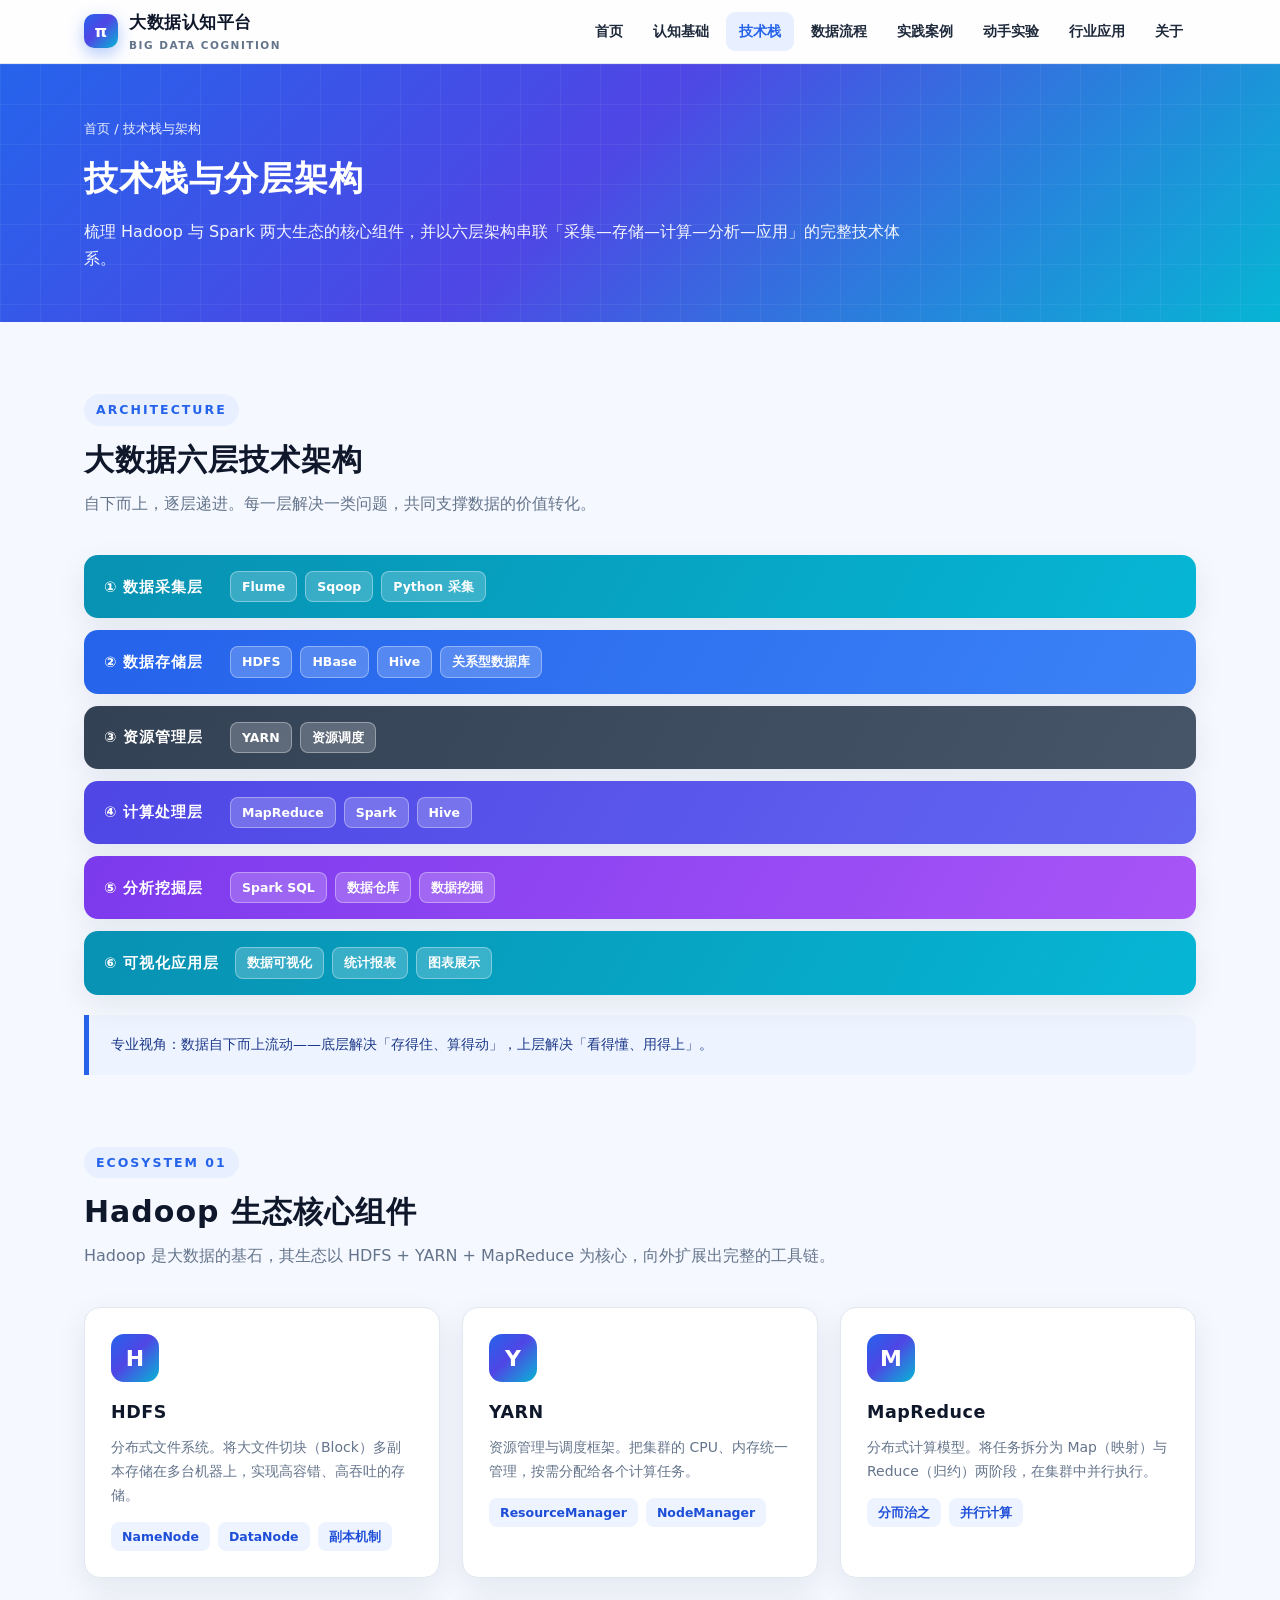
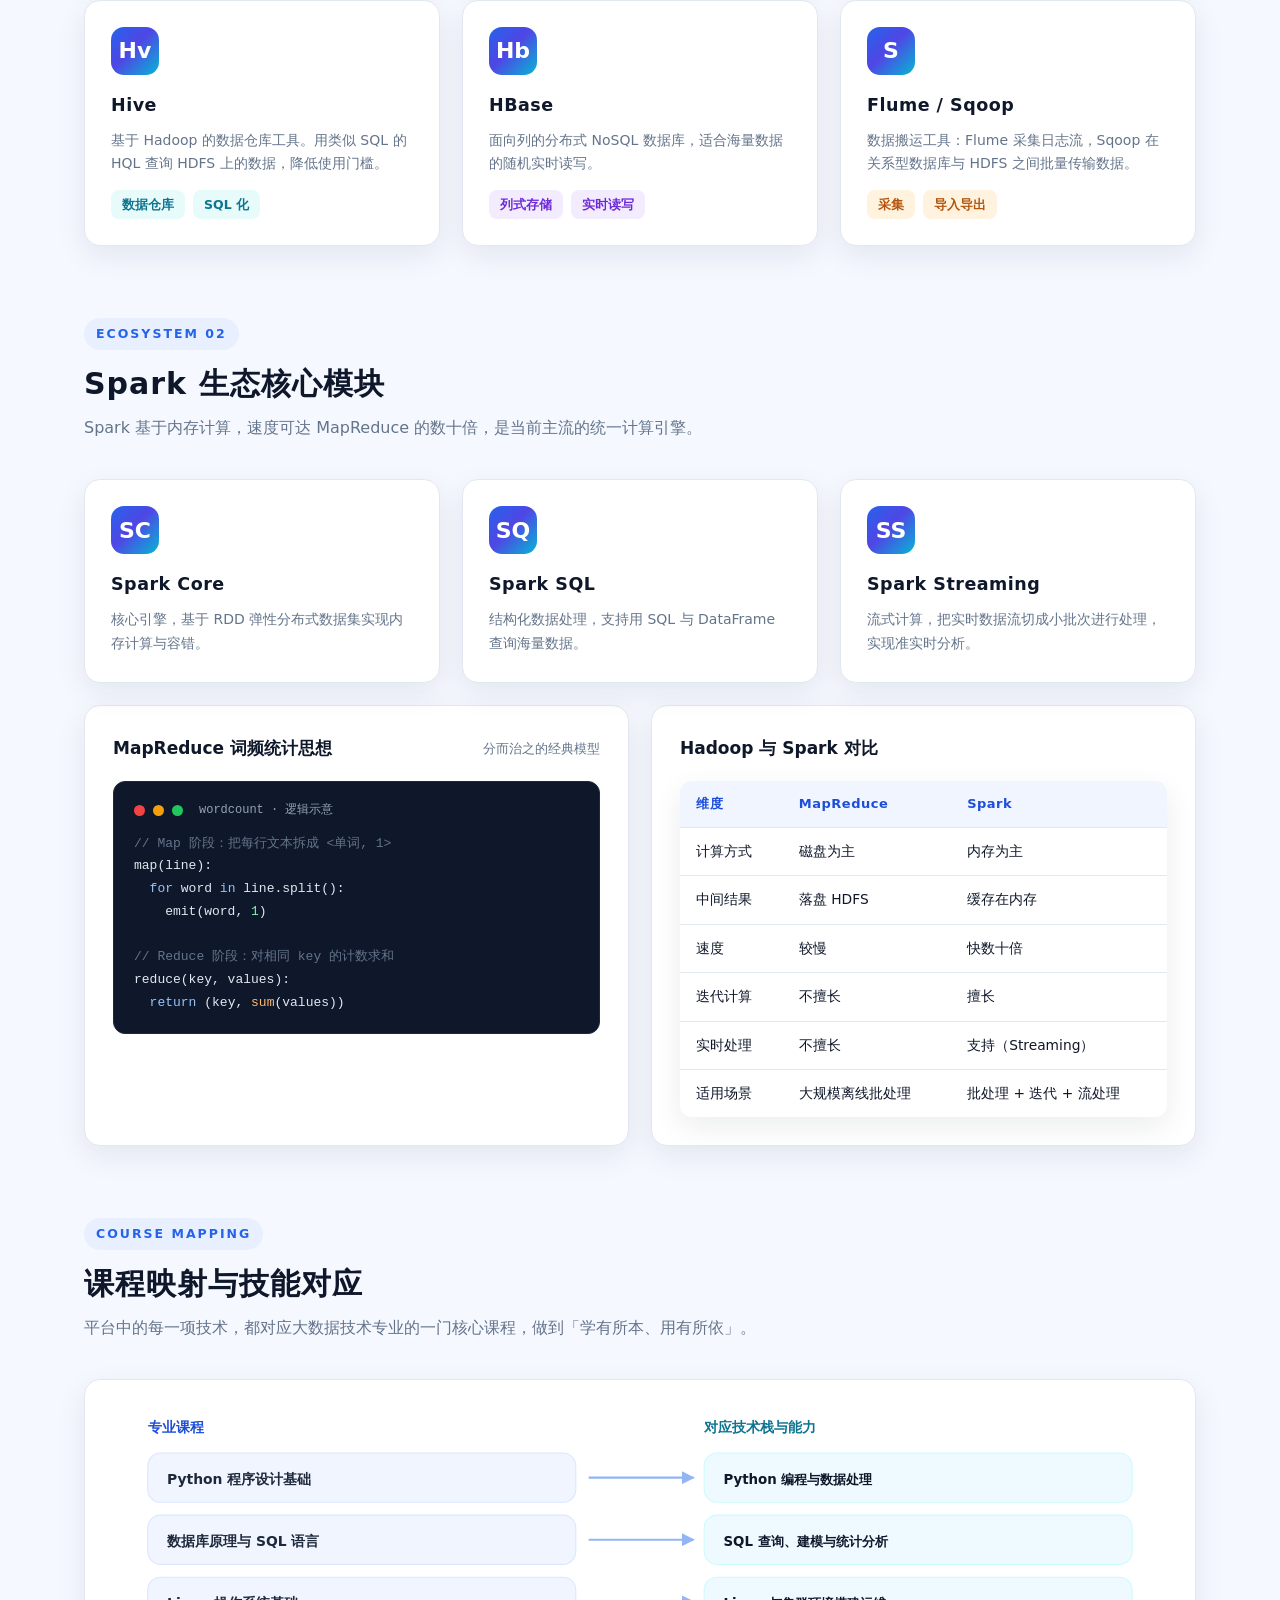
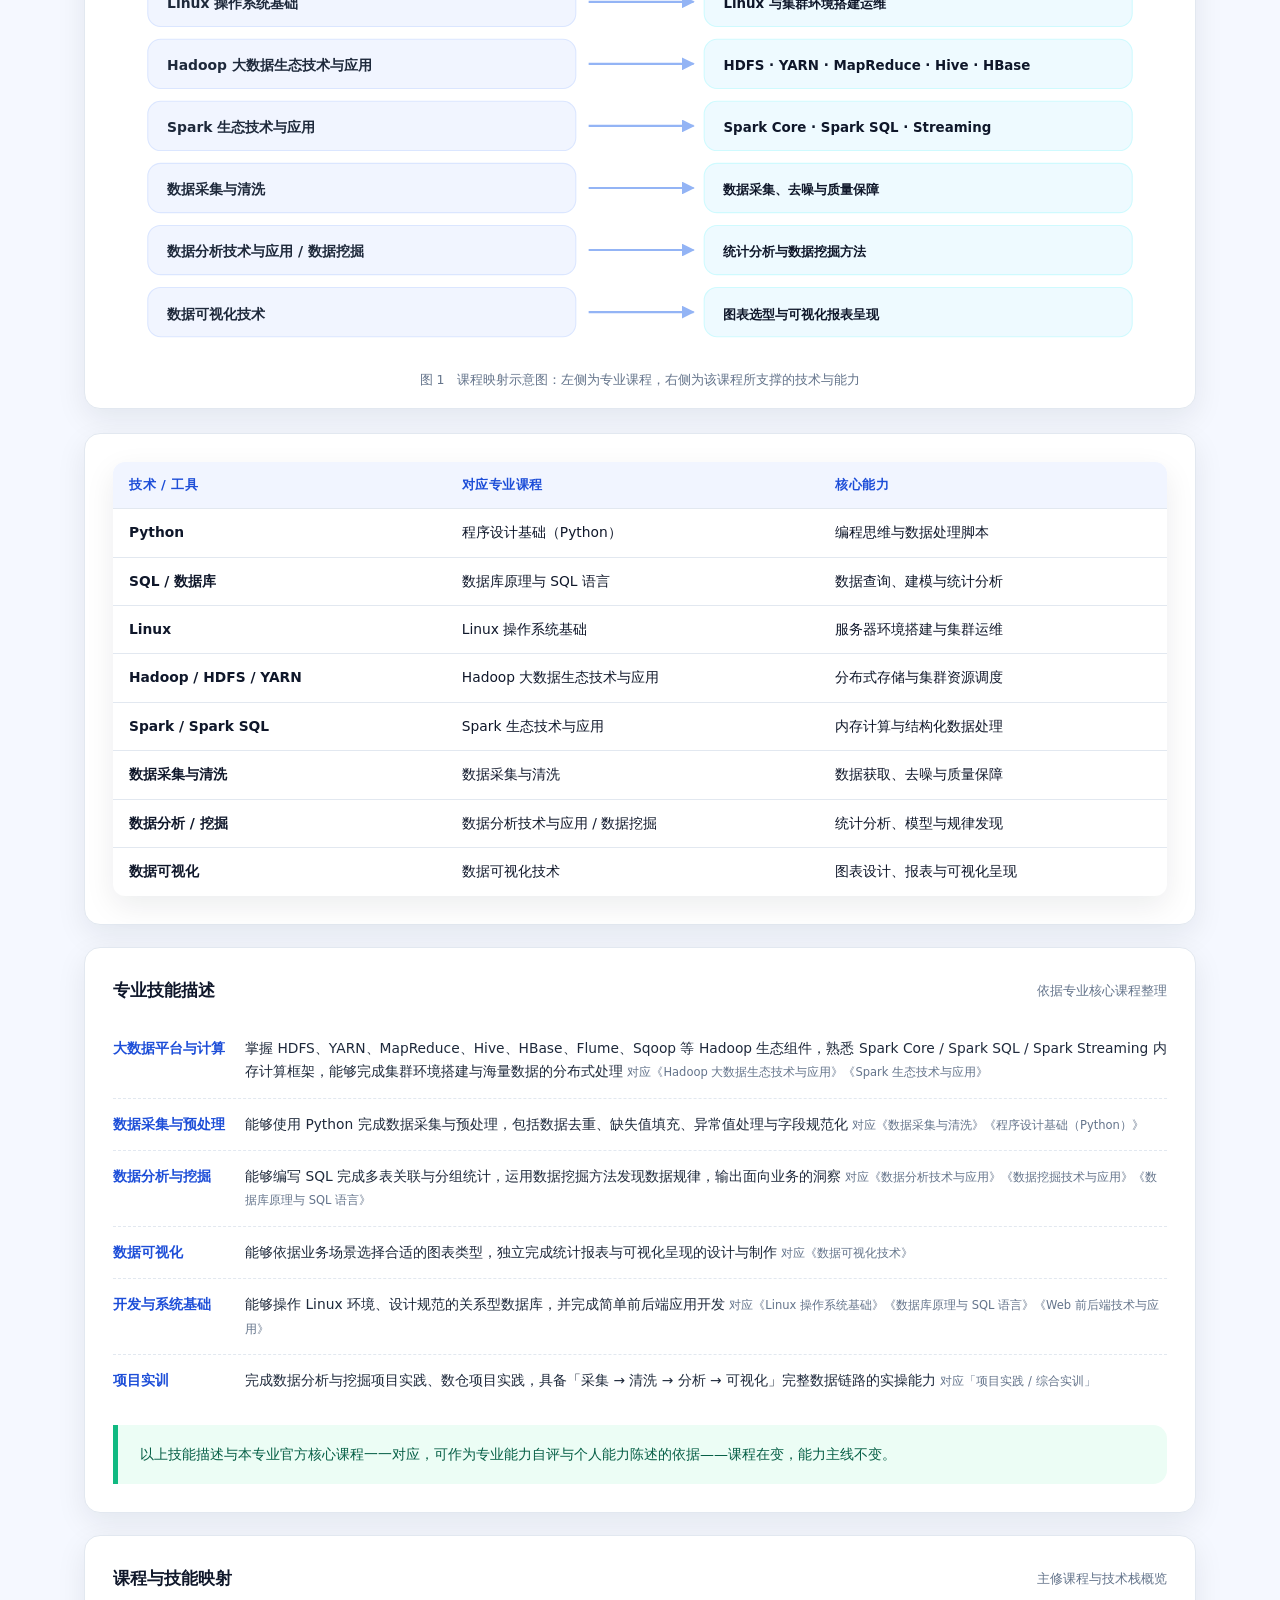
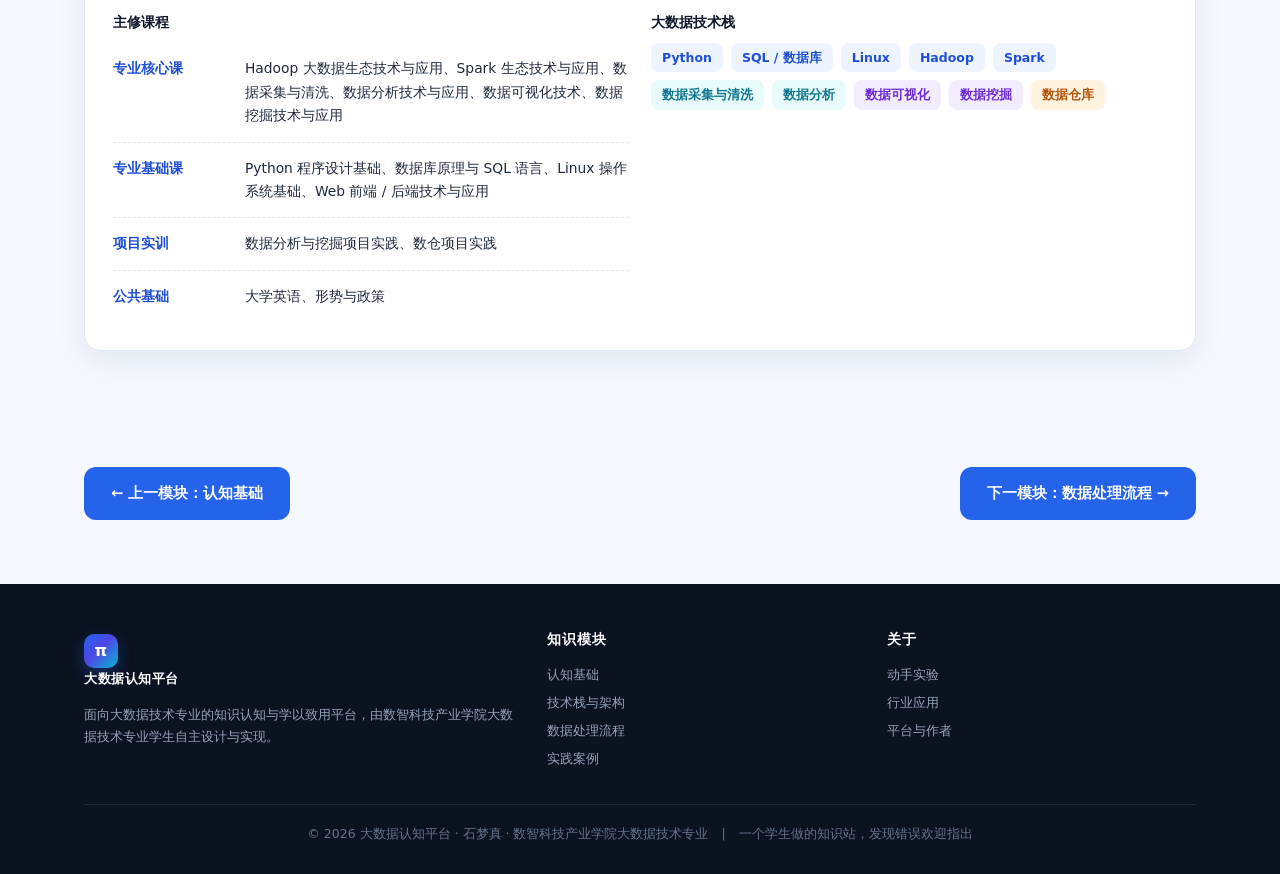
<file: techstack.html>
<!DOCTYPE html>
<html lang="zh-CN">
<head>
<meta charset="UTF-8">
<meta name="viewport" content="width=device-width, initial-scale=1.0">
<title>技术栈与架构 · 大数据认知平台</title>
<meta name="description" content="大数据技术栈与六层架构：Hadoop 与 Spark 生态核心组件、分层架构，以及与专业课程的映射关系。">
<link rel="icon" href="data:image/svg+xml,%3Csvg xmlns='http://www.w3.org/2000/svg' viewBox='0 0 64 64'%3E%3Crect width='64' height='64' rx='14' fill='%232563eb'/%3E%3Ctext x='32' y='45' font-size='38' text-anchor='middle' fill='%23ffffff' font-family='Georgia,serif' font-weight='bold'%3Eπ%3C/text%3E%3C/svg%3E">
<link rel="stylesheet" href="assets/css/style.css">
</head>
<body>

<nav class="nav">
  <div class="container">
    <a class="brand" href="index.html"><span class="logo">π</span><span>大数据认知平台<small>BIG DATA COGNITION</small></span></a>
    <button class="hamburger" aria-label="菜单"><i></i><i></i><i></i></button>
    <div class="nav-links">
      <a href="index.html">首页</a>
      <a href="concept.html">认知基础</a>
      <a href="techstack.html">技术栈</a>
      <a href="pipeline.html">数据流程</a>
      <a href="practice.html">实践案例</a>
      <a href="lab.html">动手实验</a>
      <a href="cases.html">行业应用</a>
      <a href="about.html">关于</a>
    </div>
  </div>
</nav>

<header class="banner">
  <div class="container">
    <div class="crumb"><a href="index.html">首页</a> / 技术栈与架构</div>
    <h1>技术栈与分层架构</h1>
    <p>梳理 Hadoop 与 Spark 两大生态的核心组件，并以六层架构串联「采集—存储—计算—分析—应用」的完整技术体系。</p>
  </div>
</header>

<!-- 分层架构 -->
<section class="section">
  <div class="container">
    <div class="section-head reveal"><span class="eyebrow">Architecture</span><h2>大数据六层技术架构</h2><p>自下而上，逐层递进。每一层解决一类问题，共同支撑数据的价值转化。</p></div>
    <div class="layers reveal">
      <div class="layer l-cyan"><span class="lt">① 数据采集层</span><span class="items"><span>Flume</span><span>Sqoop</span><span>Python 采集</span></span></div>
      <div class="layer l-blue"><span class="lt">② 数据存储层</span><span class="items"><span>HDFS</span><span>HBase</span><span>Hive</span><span>关系型数据库</span></span></div>
      <div class="layer l-slate"><span class="lt">③ 资源管理层</span><span class="items"><span>YARN</span><span>资源调度</span></span></div>
      <div class="layer l-indigo"><span class="lt">④ 计算处理层</span><span class="items"><span>MapReduce</span><span>Spark</span><span>Hive</span></span></div>
      <div class="layer l-violet"><span class="lt">⑤ 分析挖掘层</span><span class="items"><span>Spark SQL</span><span>数据仓库</span><span>数据挖掘</span></span></div>
      <div class="layer l-cyan"><span class="lt">⑥ 可视化应用层</span><span class="items"><span>数据可视化</span><span>统计报表</span><span>图表展示</span></span></div>
    </div>
    <div class="callout" style="margin-top:20px">专业视角：数据自下而上流动——底层解决「存得住、算得动」，上层解决「看得懂、用得上」。</div>
  </div>
</section>

<!-- Hadoop 生态 -->
<section class="section" style="padding-top:0">
  <div class="container">
    <div class="section-head reveal"><span class="eyebrow">Ecosystem 01</span><h2>Hadoop 生态核心组件</h2><p>Hadoop 是大数据的基石，其生态以 HDFS + YARN + MapReduce 为核心，向外扩展出完整的工具链。</p></div>
    <div class="grid g-3">
      <div class="card reveal"><div class="ico">H</div><h3>HDFS</h3><p>分布式文件系统。将大文件切块（Block）多副本存储在多台机器上，实现高容错、高吞吐的存储。</p><div class="tags"><span class="chip">NameNode</span><span class="chip">DataNode</span><span class="chip">副本机制</span></div></div>
      <div class="card reveal" data-delay=".05"><div class="ico">Y</div><h3>YARN</h3><p>资源管理与调度框架。把集群的 CPU、内存统一管理，按需分配给各个计算任务。</p><div class="tags"><span class="chip">ResourceManager</span><span class="chip">NodeManager</span></div></div>
      <div class="card reveal" data-delay=".1"><div class="ico">M</div><h3>MapReduce</h3><p>分布式计算模型。将任务拆分为 Map（映射）与 Reduce（归约）两阶段，在集群中并行执行。</p><div class="tags"><span class="chip">分而治之</span><span class="chip">并行计算</span></div></div>
      <div class="card reveal"><div class="ico">Hv</div><h3>Hive</h3><p>基于 Hadoop 的数据仓库工具。用类似 SQL 的 HQL 查询 HDFS 上的数据，降低使用门槛。</p><div class="tags"><span class="chip c2">数据仓库</span><span class="chip c2">SQL 化</span></div></div>
      <div class="card reveal" data-delay=".05"><div class="ico">Hb</div><h3>HBase</h3><p>面向列的分布式 NoSQL 数据库，适合海量数据的随机实时读写。</p><div class="tags"><span class="chip c3">列式存储</span><span class="chip c3">实时读写</span></div></div>
      <div class="card reveal" data-delay=".1"><div class="ico">S</div><h3>Flume / Sqoop</h3><p>数据搬运工具：Flume 采集日志流，Sqoop 在关系型数据库与 HDFS 之间批量传输数据。</p><div class="tags"><span class="chip c4">采集</span><span class="chip c4">导入导出</span></div></div>
    </div>
  </div>
</section>

<!-- Spark 生态 -->
<section class="section" style="padding-top:0">
  <div class="container">
    <div class="section-head reveal"><span class="eyebrow">Ecosystem 02</span><h2>Spark 生态核心模块</h2><p>Spark 基于内存计算，速度可达 MapReduce 的数十倍，是当前主流的统一计算引擎。</p></div>
    <div class="grid g-3">
      <div class="card reveal"><div class="ico">SC</div><h3>Spark Core</h3><p>核心引擎，基于 RDD 弹性分布式数据集实现内存计算与容错。</p></div>
      <div class="card reveal" data-delay=".05"><div class="ico">SQ</div><h3>Spark SQL</h3><p>结构化数据处理，支持用 SQL 与 DataFrame 查询海量数据。</p></div>
      <div class="card reveal" data-delay=".1"><div class="ico">SS</div><h3>Spark Streaming</h3><p>流式计算，把实时数据流切成小批次进行处理，实现准实时分析。</p></div>
    </div>
    <div class="grid g-2" style="margin-top:22px">
      <div class="panel reveal">
        <div class="ph"><h3>MapReduce 词频统计思想</h3><span class="hint">分而治之的经典模型</span></div>
        <div class="code">
          <div class="head"><span class="d d1"></span><span class="d d2"></span><span class="d d3"></span><span class="t">wordcount · 逻辑示意</span></div>
<span class="cm">// Map 阶段：把每行文本拆成 &lt;单词, 1&gt;</span><br>
map(line):<br>
&nbsp;&nbsp;<span class="kw">for</span> word <span class="kw">in</span> line.split():<br>
&nbsp;&nbsp;&nbsp;&nbsp;emit(word, <span class="st">1</span>)<br><br>
<span class="cm">// Reduce 阶段：对相同 key 的计数求和</span><br>
reduce(key, values):<br>
&nbsp;&nbsp;<span class="kw">return</span> (key, <span class="fn">sum</span>(values))
        </div>
      </div>
      <div class="panel reveal" data-delay=".08">
        <div class="ph"><h3>Hadoop 与 Spark 对比</h3></div>
        <table class="tbl">
          <thead><tr><th>维度</th><th>MapReduce</th><th>Spark</th></tr></thead>
          <tbody>
            <tr><td>计算方式</td><td>磁盘为主</td><td>内存为主</td></tr>
            <tr><td>中间结果</td><td>落盘 HDFS</td><td>缓存在内存</td></tr>
            <tr><td>速度</td><td>较慢</td><td>快数十倍</td></tr>
            <tr><td>迭代计算</td><td>不擅长</td><td>擅长</td></tr>
            <tr><td>实时处理</td><td>不擅长</td><td>支持（Streaming）</td></tr>
            <tr><td>适用场景</td><td>大规模离线批处理</td><td>批处理 + 迭代 + 流处理</td></tr>
          </tbody>
        </table>
      </div>
    </div>
  </div>
</section>

<!-- 课程映射 -->
<section class="section" style="padding-top:0">
  <div class="container">
    <div class="section-head reveal"><span class="eyebrow">Course Mapping</span><h2>课程映射与技能对应</h2><p>平台中的每一项技术，都对应大数据技术专业的一门核心课程，做到「学有所本、用有所依」。</p></div>
    <div class="diagram reveal" style="margin-bottom:24px">
      <svg viewBox="0 0 1000 520" role="img" aria-label="专业课程与技术栈对应关系示意图">
        <defs>
          <marker id="cmArrow" viewBox="0 0 10 10" refX="9" refY="5" markerWidth="6" markerHeight="6" orient="auto-start-reverse">
            <path d="M0 0 L10 5 L0 10 z" fill="#93b4f5"/>
          </marker>
        </defs>
        <text x="40" y="24" font-size="13" font-weight="700" fill="#1d4ed8">专业课程</text>
        <text x="560" y="24" font-size="13" font-weight="700" fill="#0e7490">对应技术栈与能力</text>

        <rect x="40" y="44" width="400" height="46" rx="12" fill="#f1f5ff" stroke="#dbe6ff"/>
        <text x="58" y="73" font-size="13" font-weight="600" fill="#1e293b">Python 程序设计基础</text>
        <line x1="452" y1="67" x2="550" y2="67" stroke="#93b4f5" stroke-width="2" marker-end="url(#cmArrow)"/>
        <rect x="560" y="44" width="400" height="46" rx="12" fill="#eefaff" stroke="#cffafe"/>
        <text x="578" y="73" font-size="12.5" font-weight="600" fill="#0f172a">Python 编程与数据处理</text>

        <rect x="40" y="102" width="400" height="46" rx="12" fill="#f1f5ff" stroke="#dbe6ff"/>
        <text x="58" y="131" font-size="13" font-weight="600" fill="#1e293b">数据库原理与 SQL 语言</text>
        <line x1="452" y1="125" x2="550" y2="125" stroke="#93b4f5" stroke-width="2" marker-end="url(#cmArrow)"/>
        <rect x="560" y="102" width="400" height="46" rx="12" fill="#eefaff" stroke="#cffafe"/>
        <text x="578" y="131" font-size="12.5" font-weight="600" fill="#0f172a">SQL 查询、建模与统计分析</text>

        <rect x="40" y="160" width="400" height="46" rx="12" fill="#f1f5ff" stroke="#dbe6ff"/>
        <text x="58" y="189" font-size="13" font-weight="600" fill="#1e293b">Linux 操作系统基础</text>
        <line x1="452" y1="183" x2="550" y2="183" stroke="#93b4f5" stroke-width="2" marker-end="url(#cmArrow)"/>
        <rect x="560" y="160" width="400" height="46" rx="12" fill="#eefaff" stroke="#cffafe"/>
        <text x="578" y="189" font-size="12.5" font-weight="600" fill="#0f172a">Linux 与集群环境搭建运维</text>

        <rect x="40" y="218" width="400" height="46" rx="12" fill="#f1f5ff" stroke="#dbe6ff"/>
        <text x="58" y="247" font-size="13" font-weight="600" fill="#1e293b">Hadoop 大数据生态技术与应用</text>
        <line x1="452" y1="241" x2="550" y2="241" stroke="#93b4f5" stroke-width="2" marker-end="url(#cmArrow)"/>
        <rect x="560" y="218" width="400" height="46" rx="12" fill="#eefaff" stroke="#cffafe"/>
        <text x="578" y="247" font-size="12.5" font-weight="600" fill="#0f172a">HDFS · YARN · MapReduce · Hive · HBase</text>

        <rect x="40" y="276" width="400" height="46" rx="12" fill="#f1f5ff" stroke="#dbe6ff"/>
        <text x="58" y="305" font-size="13" font-weight="600" fill="#1e293b">Spark 生态技术与应用</text>
        <line x1="452" y1="299" x2="550" y2="299" stroke="#93b4f5" stroke-width="2" marker-end="url(#cmArrow)"/>
        <rect x="560" y="276" width="400" height="46" rx="12" fill="#eefaff" stroke="#cffafe"/>
        <text x="578" y="305" font-size="12.5" font-weight="600" fill="#0f172a">Spark Core · Spark SQL · Streaming</text>

        <rect x="40" y="334" width="400" height="46" rx="12" fill="#f1f5ff" stroke="#dbe6ff"/>
        <text x="58" y="363" font-size="13" font-weight="600" fill="#1e293b">数据采集与清洗</text>
        <line x1="452" y1="357" x2="550" y2="357" stroke="#93b4f5" stroke-width="2" marker-end="url(#cmArrow)"/>
        <rect x="560" y="334" width="400" height="46" rx="12" fill="#eefaff" stroke="#cffafe"/>
        <text x="578" y="363" font-size="12.5" font-weight="600" fill="#0f172a">数据采集、去噪与质量保障</text>

        <rect x="40" y="392" width="400" height="46" rx="12" fill="#f1f5ff" stroke="#dbe6ff"/>
        <text x="58" y="421" font-size="13" font-weight="600" fill="#1e293b">数据分析技术与应用 / 数据挖掘</text>
        <line x1="452" y1="415" x2="550" y2="415" stroke="#93b4f5" stroke-width="2" marker-end="url(#cmArrow)"/>
        <rect x="560" y="392" width="400" height="46" rx="12" fill="#eefaff" stroke="#cffafe"/>
        <text x="578" y="421" font-size="12.5" font-weight="600" fill="#0f172a">统计分析与数据挖掘方法</text>

        <rect x="40" y="450" width="400" height="46" rx="12" fill="#f1f5ff" stroke="#dbe6ff"/>
        <text x="58" y="479" font-size="13" font-weight="600" fill="#1e293b">数据可视化技术</text>
        <line x1="452" y1="473" x2="550" y2="473" stroke="#93b4f5" stroke-width="2" marker-end="url(#cmArrow)"/>
        <rect x="560" y="450" width="400" height="46" rx="12" fill="#eefaff" stroke="#cffafe"/>
        <text x="578" y="479" font-size="12.5" font-weight="600" fill="#0f172a">图表选型与可视化报表呈现</text>
      </svg>
      <span class="cap">图 1　课程映射示意图：左侧为专业课程，右侧为该课程所支撑的技术与能力</span>
    </div>
    <div class="panel reveal">
      <table class="tbl">
        <thead><tr><th>技术 / 工具</th><th>对应专业课程</th><th>核心能力</th></tr></thead>
        <tbody>
          <tr><td><b>Python</b></td><td>程序设计基础（Python）</td><td>编程思维与数据处理脚本</td></tr>
          <tr><td><b>SQL / 数据库</b></td><td>数据库原理与 SQL 语言</td><td>数据查询、建模与统计分析</td></tr>
          <tr><td><b>Linux</b></td><td>Linux 操作系统基础</td><td>服务器环境搭建与集群运维</td></tr>
          <tr><td><b>Hadoop / HDFS / YARN</b></td><td>Hadoop 大数据生态技术与应用</td><td>分布式存储与集群资源调度</td></tr>
          <tr><td><b>Spark / Spark SQL</b></td><td>Spark 生态技术与应用</td><td>内存计算与结构化数据处理</td></tr>
          <tr><td><b>数据采集与清洗</b></td><td>数据采集与清洗</td><td>数据获取、去噪与质量保障</td></tr>
          <tr><td><b>数据分析 / 挖掘</b></td><td>数据分析技术与应用 / 数据挖掘</td><td>统计分析、模型与规律发现</td></tr>
          <tr><td><b>数据可视化</b></td><td>数据可视化技术</td><td>图表设计、报表与可视化呈现</td></tr>
        </tbody>
      </table>
    </div>

    <div class="panel reveal" data-delay=".08" style="margin-top:22px">
      <div class="ph"><h3>专业技能描述</h3><span class="hint">依据专业核心课程整理</span></div>
      <div class="row-list">
        <div class="r"><span class="k">大数据平台与计算</span><span class="v">掌握 HDFS、YARN、MapReduce、Hive、HBase、Flume、Sqoop 等 Hadoop 生态组件，熟悉 Spark Core / Spark SQL / Spark Streaming 内存计算框架，能够完成集群环境搭建与海量数据的分布式处理 <small>对应《Hadoop 大数据生态技术与应用》《Spark 生态技术与应用》</small></span></div>
        <div class="r"><span class="k">数据采集与预处理</span><span class="v">能够使用 Python 完成数据采集与预处理，包括数据去重、缺失值填充、异常值处理与字段规范化 <small>对应《数据采集与清洗》《程序设计基础（Python）》</small></span></div>
        <div class="r"><span class="k">数据分析与挖掘</span><span class="v">能够编写 SQL 完成多表关联与分组统计，运用数据挖掘方法发现数据规律，输出面向业务的洞察 <small>对应《数据分析技术与应用》《数据挖掘技术与应用》《数据库原理与 SQL 语言》</small></span></div>
        <div class="r"><span class="k">数据可视化</span><span class="v">能够依据业务场景选择合适的图表类型，独立完成统计报表与可视化呈现的设计与制作 <small>对应《数据可视化技术》</small></span></div>
        <div class="r"><span class="k">开发与系统基础</span><span class="v">能够操作 Linux 环境、设计规范的关系型数据库，并完成简单前后端应用开发 <small>对应《Linux 操作系统基础》《数据库原理与 SQL 语言》《Web 前后端技术与应用》</small></span></div>
        <div class="r"><span class="k">项目实训</span><span class="v">完成数据分析与挖掘项目实践、数仓项目实践，具备「采集 → 清洗 → 分析 → 可视化」完整数据链路的实操能力 <small>对应「项目实践 / 综合实训」</small></span></div>
      </div>
      <div class="callout ok" style="margin-top:18px">以上技能描述与本专业官方核心课程一一对应，可作为专业能力自评与个人能力陈述的依据——课程在变，能力主线不变。</div>
    </div>

    <div class="panel reveal" data-delay=".1" style="margin-top:22px">
      <div class="ph"><h3>课程与技能映射</h3><span class="hint">主修课程与技术栈概览</span></div>
      <div class="grid g-2">
        <div>
          <div style="font-weight:700;font-size:14px;margin-bottom:8px">主修课程</div>
          <div class="row-list">
            <div class="r"><span class="k">专业核心课</span><span class="v">Hadoop 大数据生态技术与应用、Spark 生态技术与应用、数据采集与清洗、数据分析技术与应用、数据可视化技术、数据挖掘技术与应用</span></div>
            <div class="r"><span class="k">专业基础课</span><span class="v">Python 程序设计基础、数据库原理与 SQL 语言、Linux 操作系统基础、Web 前端 / 后端技术与应用</span></div>
            <div class="r"><span class="k">项目实训</span><span class="v">数据分析与挖掘项目实践、数仓项目实践</span></div>
            <div class="r"><span class="k">公共基础</span><span class="v">大学英语、形势与政策</span></div>
          </div>
        </div>
        <div>
          <div style="font-weight:700;font-size:14px;margin-bottom:8px">大数据技术栈</div>
          <div style="display:flex;flex-wrap:wrap;gap:8px">
            <span class="chip">Python</span>
            <span class="chip">SQL / 数据库</span>
            <span class="chip">Linux</span>
            <span class="chip">Hadoop</span>
            <span class="chip">Spark</span>
            <span class="chip c2">数据采集与清洗</span>
            <span class="chip c2">数据分析</span>
            <span class="chip c3">数据可视化</span>
            <span class="chip c3">数据挖掘</span>
            <span class="chip c4">数据仓库</span>
          </div>
        </div>
      </div>
      </div>
  </div>
</section>

<section class="section-sm">
  <div class="container" style="display:flex;justify-content:space-between;gap:14px;flex-wrap:wrap">
    <a class="btn btn-blue" href="concept.html">← 上一模块：认知基础</a>
    <a class="btn btn-blue" href="pipeline.html">下一模块：数据处理流程 →</a>
  </div>
</section>

<footer class="footer">
  <div class="container">
    <div class="cols">
      <div>
        <a class="brand" href="index.html"><span class="logo">π</span><span>大数据认知平台</span></a>
        <p style="margin-top:14px">面向大数据技术专业的知识认知与学以致用平台，由数智科技产业学院大数据技术专业学生自主设计与实现。</p>
      </div>
      <div><h4>知识模块</h4><a href="concept.html">认知基础</a><a href="techstack.html">技术栈与架构</a><a href="pipeline.html">数据处理流程</a><a href="practice.html">实践案例</a></div>
      <div><h4>关于</h4><a href="lab.html">动手实验</a><a href="cases.html">行业应用</a><a href="about.html">平台与作者</a></div>
    </div>
    <div class="bottom">© 2026 大数据认知平台 · 石梦真 · 数智科技产业学院大数据技术专业　|　一个学生做的知识站，发现错误欢迎指出</div>
  </div>
</footer>

<script src="assets/js/main.js"></script>
</body>
</html>
</file>
<file: assets/css/style.css>
/* =========================================================
   大数据认知平台 · 通用样式
   ========================================================= */
:root{
  --primary:#2563eb;
  --primary-d:#1d4ed8;
  --indigo:#4f46e5;
  --cyan:#06b6d4;
  --violet:#7c3aed;
  --ink:#0f172a;
  --ink-2:#1e293b;
  --muted:#64748b;
  --line:#e2e8f0;
  --bg:#f5f8ff;
  --card:#ffffff;
  --shadow:0 10px 30px rgba(15,23,42,.08);
  --shadow-lg:0 20px 50px rgba(15,23,42,.12);
  --radius:16px;
  --nav-h:64px;
  --grad:linear-gradient(135deg,#2563eb 0%,#4f46e5 45%,#06b6d4 100%);
}
*{box-sizing:border-box;margin:0;padding:0}
html{scroll-behavior:smooth}
body{
  font-family:"PingFang SC","Microsoft YaHei","Hiragino Sans GB",system-ui,-apple-system,Segoe UI,sans-serif;
  color:var(--ink);background:var(--bg);line-height:1.7;
  -webkit-font-smoothing:antialiased;
}
a{color:inherit;text-decoration:none}
img{max-width:100%}
ul{list-style:none}
code,kbd{font-family:"JetBrains Mono","Consolas","Menlo",monospace}

/* ---------- layout ---------- */
.container{max-width:1160px;margin:0 auto;padding:0 24px}
.section{padding:72px 0}
.section-sm{padding:44px 0}
.section-head{margin-bottom:38px}
.section-head .eyebrow{
  display:inline-block;font-size:12.5px;letter-spacing:2px;font-weight:700;
  color:var(--primary);background:#e8f0ff;padding:5px 12px;border-radius:999px;
  text-transform:uppercase;
}
.section-head h2{
  font-size:30px;line-height:1.35;margin-top:14px;letter-spacing:1px;
}
.section-head p{color:var(--muted);margin-top:10px;max-width:760px}
.center{text-align:center}
.grid{display:grid;gap:22px}
.g-2{grid-template-columns:repeat(2,1fr)}
.g-3{grid-template-columns:repeat(3,1fr)}
.g-4{grid-template-columns:repeat(4,1fr)}

/* ---------- nav ---------- */
.nav{
  position:sticky;top:0;z-index:50;height:var(--nav-h);
  background:rgba(255,255,255,.86);backdrop-filter:blur(12px);
  border-bottom:1px solid var(--line);
}
.nav .container{height:100%;display:flex;align-items:center;justify-content:space-between}
.brand{display:flex;align-items:center;gap:11px;font-weight:800;font-size:17px;letter-spacing:.5px}
.brand .logo{
  width:34px;height:34px;border-radius:10px;background:var(--grad);color:#fff;
  display:flex;align-items:center;justify-content:center;font-size:16px;font-weight:800;
  box-shadow:0 6px 16px rgba(37,99,235,.35);
}
.brand small{display:block;font-size:10.5px;color:var(--muted);font-weight:600;letter-spacing:1.5px}
.nav-links{display:flex;align-items:center;gap:4px}
.nav-links a{
  font-size:14px;color:var(--ink-2);padding:8px 13px;border-radius:9px;
  transition:.18s;position:relative;font-weight:600;
}
.nav-links a:hover{background:#eef4ff;color:var(--primary)}
.nav-links a.active{color:var(--primary);background:#e8f0ff}
.hamburger{display:none;width:42px;height:42px;border:1px solid var(--line);border-radius:10px;background:#fff;cursor:pointer;flex-direction:column;gap:4px;align-items:center;justify-content:center}
.hamburger i{width:18px;height:2px;background:var(--ink);display:block;border-radius:2px;transition:.2s}

/* ---------- hero ---------- */
.hero{
  position:relative;overflow:hidden;color:#fff;background:var(--grad);
  padding:88px 0 96px;
}
.hero::before{
  content:"";position:absolute;inset:0;
  background-image:linear-gradient(rgba(255,255,255,.09) 1px,transparent 1px),
                   linear-gradient(90deg,rgba(255,255,255,.09) 1px,transparent 1px);
  background-size:44px 44px;mask-image:radial-gradient(ellipse at 70% 20%,#000 40%,transparent 75%);
}
.hero .halo{position:absolute;border-radius:50%;filter:blur(10px);opacity:.35}
.hero .h1{width:340px;height:340px;background:#22d3ee;right:-80px;top:-90px}
.hero .h2{width:260px;height:260px;background:#a78bfa;left:-90px;bottom:-110px}
.hero .container{position:relative;z-index:1}
.hero .tag{
  display:inline-flex;align-items:center;gap:8px;font-size:13px;font-weight:600;
  background:rgba(255,255,255,.16);border:1px solid rgba(255,255,255,.28);
  padding:7px 14px;border-radius:999px;backdrop-filter:blur(6px);
}
.hero h1{font-size:46px;line-height:1.22;margin:20px 0 16px;letter-spacing:2px;max-width:16em}
.hero p.lead{font-size:16.5px;opacity:.94;max-width:44em}
.hero .cta{display:flex;gap:14px;flex-wrap:wrap;margin-top:30px}
.btn{
  display:inline-flex;align-items:center;gap:8px;font-weight:700;font-size:14.5px;
  padding:13px 26px;border-radius:12px;transition:.18s;cursor:pointer;border:1px solid transparent;
}
.btn-solid{background:#fff;color:var(--primary);box-shadow:0 10px 26px rgba(0,0,0,.18)}
.btn-solid:hover{transform:translateY(-2px)}
.btn-ghost{background:rgba(255,255,255,.12);color:#fff;border-color:rgba(255,255,255,.5)}
.btn-ghost:hover{background:rgba(255,255,255,.22)}
.btn-blue{background:var(--primary);color:#fff}
.btn-blue:hover{background:var(--primary-d);transform:translateY(-2px)}

/* ---------- inner page banner ---------- */
.banner{
  background:var(--grad);color:#fff;padding:54px 0 50px;position:relative;overflow:hidden;
}
.banner::before{
  content:"";position:absolute;inset:0;
  background-image:linear-gradient(rgba(255,255,255,.08) 1px,transparent 1px),linear-gradient(90deg,rgba(255,255,255,.08) 1px,transparent 1px);
  background-size:40px 40px;opacity:.7;
}
.banner .container{position:relative;z-index:1}
.banner .crumb{font-size:13px;opacity:.9}
.banner .crumb a:hover{text-decoration:underline}
.banner h1{font-size:34px;margin-top:10px;letter-spacing:1px}
.banner p{margin-top:10px;opacity:.94;max-width:52em}

/* ---------- cards ---------- */
.card{
  background:var(--card);border:1px solid var(--line);border-radius:var(--radius);
  padding:26px;box-shadow:var(--shadow);transition:.22s;position:relative;
}
.card:hover{transform:translateY(-4px);box-shadow:var(--shadow-lg);border-color:#cfe0ff}
.card .ico{
  width:48px;height:48px;border-radius:13px;display:flex;align-items:center;justify-content:center;
  font-size:22px;font-weight:800;color:#fff;background:var(--grad);margin-bottom:16px;
}
.card h3{font-size:17.5px;letter-spacing:.5px}
.card p{color:var(--muted);font-size:14px;margin-top:8px}
.card .tags{margin-top:14px;display:flex;flex-wrap:wrap;gap:8px}
.chip{
  font-size:12.5px;font-weight:600;padding:4px 11px;border-radius:8px;
  background:#eef4ff;color:var(--primary-d);
}
.chip.c2{background:#e6fbfa;color:#0e7490}
.chip.c3{background:#f3ecff;color:#6d28d9}
.chip.c4{background:#fff3e0;color:#b45309}

.nav-card{display:block;overflow:hidden}
.nav-card .ico{transition:.22s}
.nav-card:hover .ico{transform:scale(1.08) rotate(-4deg)}
.nav-card .go{margin-top:14px;color:var(--primary);font-weight:700;font-size:13.5px;display:inline-flex;gap:6px}

/* ---------- stats ---------- */
.stats{display:grid;grid-template-columns:repeat(4,1fr);gap:0;background:#fff;border:1px solid var(--line);border-radius:var(--radius);overflow:hidden;box-shadow:var(--shadow)}
.stat{padding:28px 18px;text-align:center;border-right:1px solid var(--line)}
.stat:last-child{border-right:none}
.stat .n{font-size:30px;font-weight:800;letter-spacing:.5px;background:var(--grad);-webkit-background-clip:text;background-clip:text;color:transparent}
.stat .n small{font-size:15px;font-weight:800}
.stat .l{font-size:13px;color:var(--muted);margin-top:4px}

/* ---------- panels ---------- */
.panel{background:#fff;border:1px solid var(--line);border-radius:var(--radius);padding:28px;box-shadow:var(--shadow)}
.panel .ph{display:flex;align-items:center;justify-content:space-between;gap:14px;margin-bottom:18px;flex-wrap:wrap}
.panel .ph h3{font-size:17px}
.panel .ph .hint{font-size:12.5px;color:var(--muted)}

/* ---------- timeline ---------- */
.timeline{position:relative;padding-left:30px}
.timeline::before{content:"";position:absolute;left:9px;top:6px;bottom:6px;width:2px;background:linear-gradient(#2563eb,#06b6d4)}
.tl-item{position:relative;padding:0 0 26px 0}
.tl-item::before{content:"";position:absolute;left:-27px;top:4px;width:14px;height:14px;border-radius:50%;background:#fff;border:3px solid var(--primary);box-shadow:0 0 0 4px #e8f0ff}
.tl-item .yr{font-size:13px;font-weight:800;color:var(--primary);letter-spacing:1px}
.tl-item h4{font-size:16px;margin-top:2px}
.tl-item p{color:var(--muted);font-size:13.5px;margin-top:4px}

/* ---------- flow ---------- */
.flow{display:flex;gap:10px;flex-wrap:wrap;align-items:stretch}
.flow .step{
  flex:1;min-width:150px;background:#fff;border:1px solid var(--line);border-radius:14px;
  padding:18px 16px;box-shadow:var(--shadow);position:relative;
}
.flow .step .num{font-size:12px;font-weight:800;color:#fff;background:var(--primary);width:24px;height:24px;border-radius:8px;display:flex;align-items:center;justify-content:center}
.flow .step h4{font-size:15px;margin:12px 0 6px}
.flow .step p{font-size:12.5px;color:var(--muted)}
.flow .step .tools{margin-top:10px;display:flex;flex-wrap:wrap;gap:6px}
.flow .step .tools span{font-size:11px;background:#f1f5ff;color:#1e40af;padding:2px 8px;border-radius:6px}
.flow .arrow{align-self:center;color:#93b4f5;font-size:22px;font-weight:800}

/* ---------- architecture layers ---------- */
.layers{display:flex;flex-direction:column;gap:12px}
.layer{border-radius:14px;padding:16px 20px;display:flex;align-items:center;gap:16px;flex-wrap:wrap;color:#fff;box-shadow:var(--shadow)}
.layer .lt{font-weight:800;font-size:14.5px;min-width:110px;letter-spacing:1px}
.layer .items{display:flex;flex-wrap:wrap;gap:8px;flex:1}
.layer .items span{background:rgba(255,255,255,.2);border:1px solid rgba(255,255,255,.35);padding:4px 11px;border-radius:8px;font-size:12.5px;font-weight:600}
.l-blue{background:linear-gradient(120deg,#2563eb,#3b82f6)}
.l-indigo{background:linear-gradient(120deg,#4f46e5,#6366f1)}
.l-cyan{background:linear-gradient(120deg,#0891b2,#06b6d4)}
.l-violet{background:linear-gradient(120deg,#7c3aed,#a855f7)}
.l-slate{background:linear-gradient(120deg,#334155,#475569)}

/* ---------- code ---------- */
.code{
  background:#0f172a;color:#e2e8f0;border-radius:12px;padding:18px 20px;overflow:auto;
  font-family:"JetBrains Mono","Consolas",monospace;font-size:13px;line-height:1.75;
  border:1px solid #1e293b;
}
.code .cm{color:#64748b}
.code .kw{color:#93c5fd}
.code .st{color:#86efac}
.code .fn{color:#fdba74}
.code .head{display:flex;align-items:center;gap:8px;margin-bottom:12px}
.code .head .d{width:11px;height:11px;border-radius:50%}
.code .head .d1{background:#ef4444}.d2{background:#f59e0b}.d3{background:#22c55e}
.code .head .t{margin-left:8px;font-size:12px;color:#94a3b8}

/* ---------- table ---------- */
.tbl{width:100%;border-collapse:collapse;background:#fff;border-radius:12px;overflow:hidden;box-shadow:var(--shadow);font-size:13.8px}
.tbl th,.tbl td{padding:12px 16px;text-align:left;border-bottom:1px solid var(--line)}
.tbl th{background:#f1f5ff;color:var(--primary-d);font-weight:700;font-size:13px;letter-spacing:.5px}
.tbl tr:last-child td{border-bottom:none}
.tbl tbody tr:hover{background:#f8fbff}

/* ---------- bars (chart) ---------- */
.bars{display:flex;flex-direction:column;gap:14px}
.bar-row{display:grid;grid-template-columns:150px 1fr 56px;align-items:center;gap:14px;font-size:13.5px}
.bar-track{height:12px;background:#eef2fa;border-radius:8px;overflow:hidden}
.bar-fill{height:100%;border-radius:8px;background:var(--grad);width:0;transition:width 1s cubic-bezier(.2,.8,.2,1)}
.bar-val{font-weight:800;color:var(--primary);text-align:right}

/* ---------- donut ---------- */
.donut{display:flex;align-items:center;gap:26px;flex-wrap:wrap}
.donut svg{flex-shrink:0}
.donut .legend{display:flex;flex-direction:column;gap:9px;font-size:13.5px}
.donut .legend div{display:flex;align-items:center;gap:9px}
.donut .legend i{width:12px;height:12px;border-radius:4px;display:inline-block}

/* ---------- list rows ---------- */
.row-list{display:flex;flex-direction:column;gap:0}
.row-list .r{display:flex;gap:14px;padding:14px 0;border-bottom:1px dashed var(--line)}
.row-list .r:last-child{border-bottom:none}
.row-list .r .k{min-width:118px;font-weight:700;color:var(--primary-d);font-size:13.5px}
.row-list .r .v{font-size:13.8px;color:var(--ink-2)}
.row-list .r .v small{color:var(--muted)}

/* ---------- quote / callout ---------- */
.callout{
  border-left:5px solid var(--primary);background:#eef4ff;border-radius:0 14px 14px 0;
  padding:18px 22px;color:#1e3a8a;font-size:14px;
}
.callout.warn{border-left-color:#f59e0b;background:#fff8ec;color:#92400e}
.callout.ok{border-left-color:#10b981;background:#ecfdf5;color:#065f46}

/* ---------- reveal animation ---------- */
.reveal{opacity:0;transform:translateY(22px);transition:.7s cubic-bezier(.2,.8,.2,1)}
.reveal.in{opacity:1;transform:none}

/* ---------- footer ---------- */
.footer{background:#0b1220;color:#cbd5e1;padding:44px 0 30px;margin-top:20px}
.footer .cols{display:grid;grid-template-columns:1.4fr 1fr 1fr;gap:30px}
.footer h4{color:#fff;font-size:14px;margin-bottom:12px;letter-spacing:1px}
.footer a,.footer p{font-size:13px;color:#94a3b8;display:block;margin:6px 0}
.footer a:hover{color:#fff}
.footer .brand{color:#fff}
.footer .bottom{border-top:1px solid #1e293b;margin-top:28px;padding-top:18px;font-size:12.5px;color:#64748b;text-align:center}

@media (max-width:900px){
  .g-3,.g-4{grid-template-columns:repeat(2,1fr)}
  .stats{grid-template-columns:repeat(2,1fr)}
  .stat:nth-child(2n){border-right:none}
  .stat:nth-child(-n+2){border-bottom:1px solid var(--line)}
  .hero h1{font-size:34px}
  .footer .cols{grid-template-columns:1fr}
  .bar-row{grid-template-columns:110px 1fr 46px}
}
@media (max-width:640px){
  .g-2,.g-3,.g-4{grid-template-columns:1fr}
  .stats{grid-template-columns:1fr}
  .stat{border-right:none;border-bottom:1px solid var(--line)}
  .stat:last-child{border-bottom:none}
  .section{padding:52px 0}
  .hero{padding:64px 0 70px}
  .hero h1{font-size:28px}
  .nav-links{position:fixed;top:var(--nav-h);left:0;right:0;background:#fff;border-bottom:1px solid var(--line);flex-direction:column;align-items:stretch;padding:10px;gap:2px;transform:translateY(-140%);transition:.28s;box-shadow:var(--shadow)}
  .nav-links a{padding:12px 14px;border-radius:10px}
  .nav-links.open{transform:none}
  .hamburger{display:flex}
  .banner h1{font-size:26px}
  .flow .arrow{display:none}
  .flow .step{min-width:100%}
}

/* =========================================================
   内联 SVG 示意图
   ========================================================= */
.cap{display:block;font-size:12.5px;color:var(--muted);margin-top:10px;text-align:center}
.diagram{
  background:#fff;border:1px solid var(--line);border-radius:var(--radius);
  padding:26px 20px 18px;box-shadow:var(--shadow);overflow:hidden;
}
.diagram svg{display:block;width:100%;height:auto}
.diagram svg text{font-family:inherit}
.diagram .cap{margin-top:6px}

@media (max-width:760px){
  .diagram{overflow-x:auto;-webkit-overflow-scrolling:touch}
  .diagram svg{min-width:700px}
}

/* =========================================================
   动手实验室（lab.html）
   ========================================================= */
.lab-textarea{
  width:100%;border:1px solid var(--line);border-radius:12px;background:#fbfdff;
  padding:14px;font-size:14px;line-height:1.8;color:var(--ink);resize:vertical;
  font-family:inherit;transition:.18s;
}
.lab-textarea:focus{outline:none;border-color:var(--primary);box-shadow:0 0 0 3px rgba(37,99,235,.12)}
.lab-controls{display:flex;align-items:center;gap:12px;margin-top:14px;flex-wrap:wrap}
.lab-label{font-size:13px;font-weight:700;color:var(--muted)}
.lab-radio input,.lab-check input{margin-right:6px;accent-color:var(--primary);cursor:pointer}
.lab-radio span,.lab-check span{font-size:13.5px;color:var(--ink-2);cursor:pointer}
.lab-radio,.lab-check{display:inline-flex;align-items:center}
.btn-ghost2{background:#eef4ff;color:var(--primary)}
.btn-ghost2:hover{background:#e2edff}

/* 词频统计三阶段 */
.lab-stages{display:flex;flex-direction:column;gap:0}
.stage-box{
  background:#fff;border:1px solid var(--line);border-radius:14px;
  padding:16px;box-shadow:var(--shadow);min-height:96px;
}
.stage-tag{
  display:inline-block;font-size:12px;font-weight:800;letter-spacing:1px;
  padding:4px 11px;border-radius:999px;color:#fff;margin-bottom:10px;
}
.stage-tag.t-blue{background:var(--primary)}
.stage-tag.t-cyan{background:#0891b2}
.stage-tag.t-green{background:#0e9f6e}
.stage-body{display:flex;flex-wrap:wrap;gap:7px;align-items:center;min-height:34px}
.stage-dim{color:#9aa8bd;font-size:13px}
.tok{
  font-family:"JetBrains Mono","Consolas",monospace;font-size:12px;
  background:#f1f5ff;border:1px solid #dbe6ff;color:var(--primary-d);
  padding:3px 8px;border-radius:7px;
}
.tok.more{background:#f8fafc;color:var(--muted);border-color:var(--line)}
.stage-arrow{text-align:center;color:#94a8c8;font-size:17px;line-height:1;padding:7px 0}
.mini-bars{display:flex;flex-direction:column;gap:6px;width:100%}
.mb-row{display:grid;grid-template-columns:88px 1fr 40px;align-items:center;gap:10px}
.mb-k{font-size:12.5px;font-weight:600;color:var(--ink-2);text-align:right;overflow:hidden;text-overflow:ellipsis;white-space:nowrap}
.mb-track{background:#eef2fa;border-radius:999px;height:13px;overflow:hidden;display:block}
.mb-fill{background:linear-gradient(90deg,var(--primary),#4f46e5);height:100%;border-radius:999px;display:block;transition:width .5s cubic-bezier(.2,.7,.3,1)}
.mb-v{font-family:"JetBrains Mono","Consolas",monospace;font-size:12px;color:var(--muted)}
.lab-note{color:var(--muted);font-size:13px;line-height:1.75;margin-top:14px}

/* 数据清洗台 */
.lab-table td,.lab-table th{white-space:nowrap}
.lab-table .row-gone{opacity:.38;text-decoration:line-through;transition:.3s}
.lab-table .row-gone td{text-decoration:line-through}
.cell-fixed{background:#ecfdf5 !important;font-weight:600}
.fix-tag,.issue-tag{
  display:inline-block;font-style:normal;font-size:11px;padding:1px 7px;
  border-radius:999px;margin-left:5px;vertical-align:1px;
}
.fix-tag{background:#d1fae5;color:#065f46}
.issue-tag{background:#fef3c7;color:#92400e}
.issue-tag.rm{background:#e2e8f0;color:#475569}
.lab-stat{
  margin-left:auto;font-size:13px;font-weight:700;color:var(--primary-d);
  background:#eef4ff;padding:6px 13px;border-radius:999px;
}

/* 量级感受器 */
.lab-range{flex:1;min-width:180px;accent-color:var(--primary);cursor:pointer}
.lab-num{
  width:86px;border:1px solid var(--line);border-radius:10px;padding:9px 12px;
  font-size:14px;font-family:"JetBrains Mono","Consolas",monospace;color:var(--ink);
}
.lab-num:focus{outline:none;border-color:var(--primary)}
.lab-select{
  border:1px solid var(--line);border-radius:10px;padding:9px 12px;font-size:14px;
  background:#fff;color:var(--ink);cursor:pointer;font-family:inherit;
}
.lab-anchor{
  border:1px dashed #b9cdf5;background:#f7faff;color:var(--primary-d);
  font-size:12.5px;font-weight:600;padding:7px 13px;border-radius:999px;
  cursor:pointer;transition:.18s;font-family:inherit;
}
.lab-anchor:hover{background:#e8f0ff;border-style:solid}
.scale-cards{display:grid;grid-template-columns:repeat(4,1fr);gap:14px}
.scale-card{
  background:#f8fbff;border:1px solid #e3edff;border-radius:14px;
  padding:18px 16px 15px;text-align:center;
}
.scale-card .sc-n{
  font-family:"JetBrains Mono","Consolas",monospace;font-size:22px;font-weight:800;
  color:var(--primary-d);line-height:1.2;word-break:break-all;
}
.scale-card .sc-l{font-size:12.5px;color:var(--ink-2);margin-top:7px;font-weight:600}
.scale-card .sc-l small{display:block;color:var(--muted);font-weight:400;font-size:11.5px;margin-top:2px}

@media (max-width:900px){
  .scale-cards{grid-template-columns:repeat(2,1fr)}
  .lab-stat{margin-left:0}
}
@media (max-width:520px){
  .scale-cards{grid-template-columns:1fr}
}
</file>
